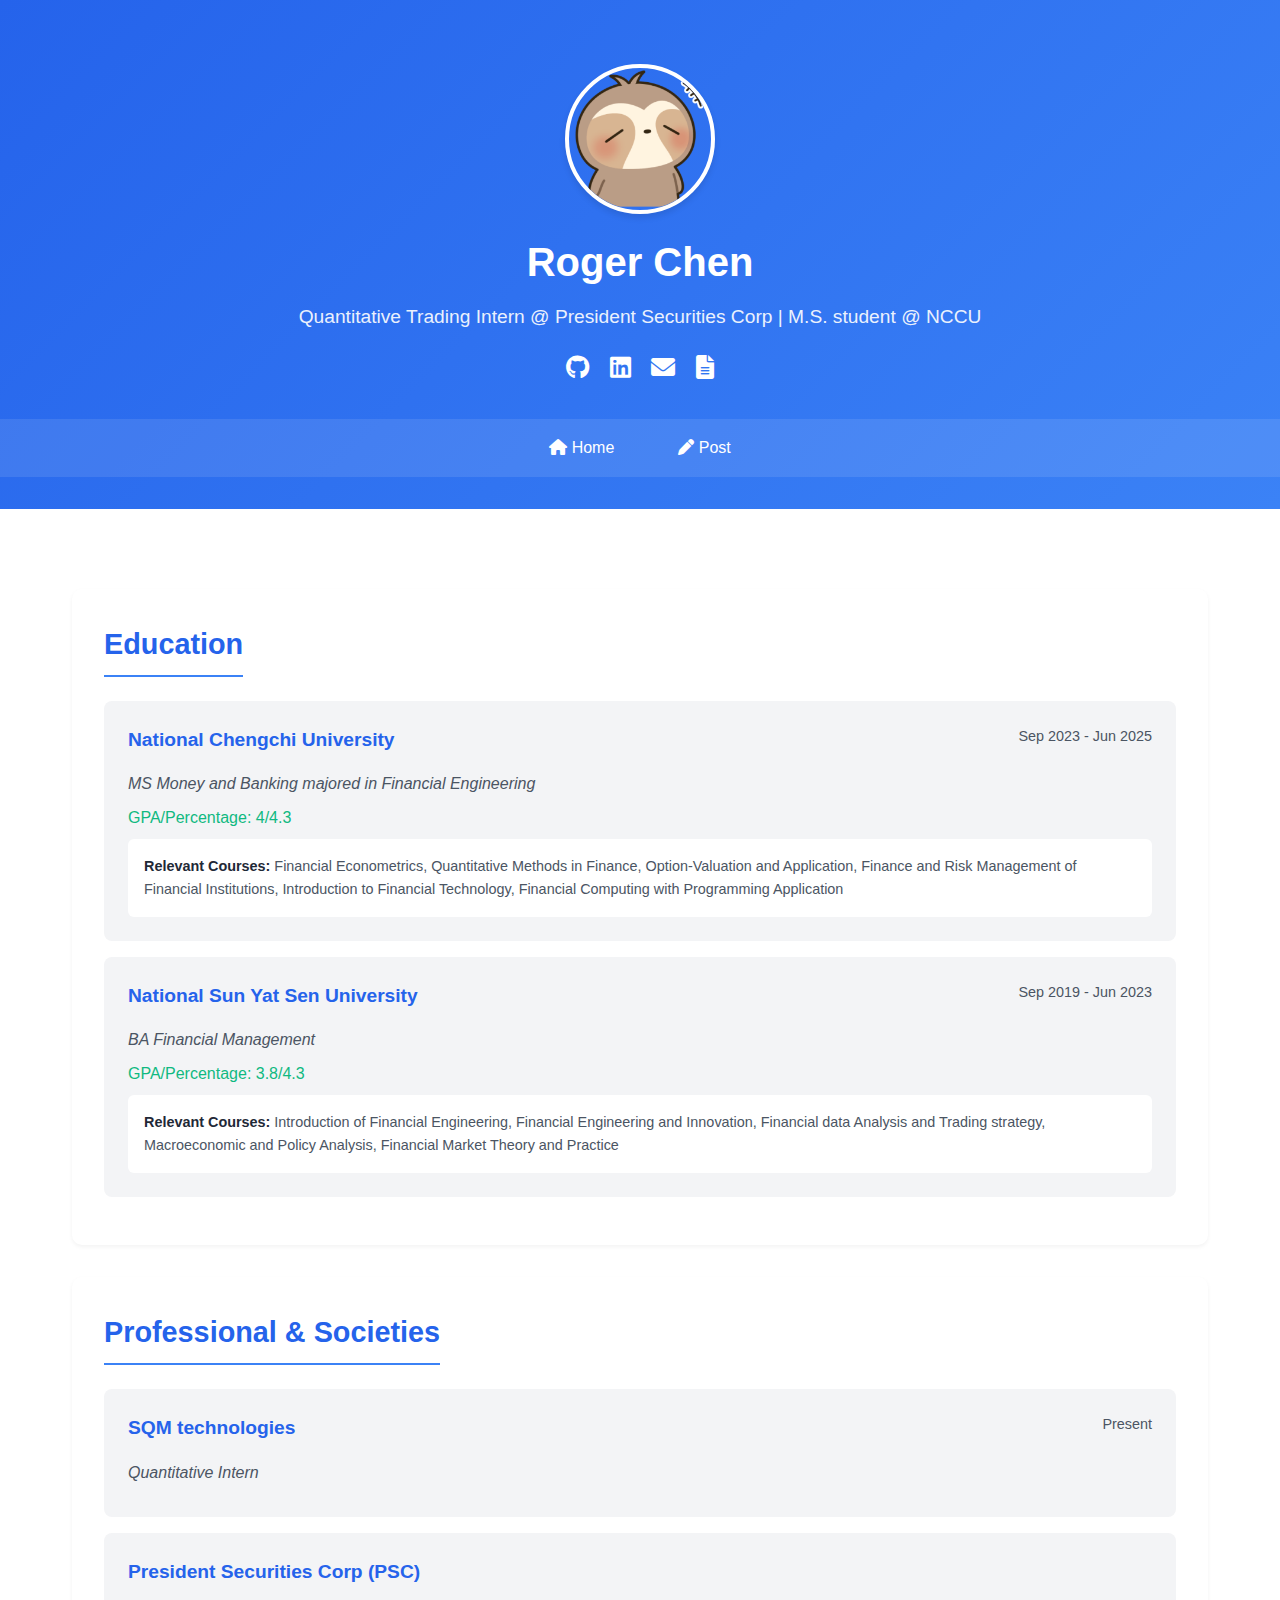
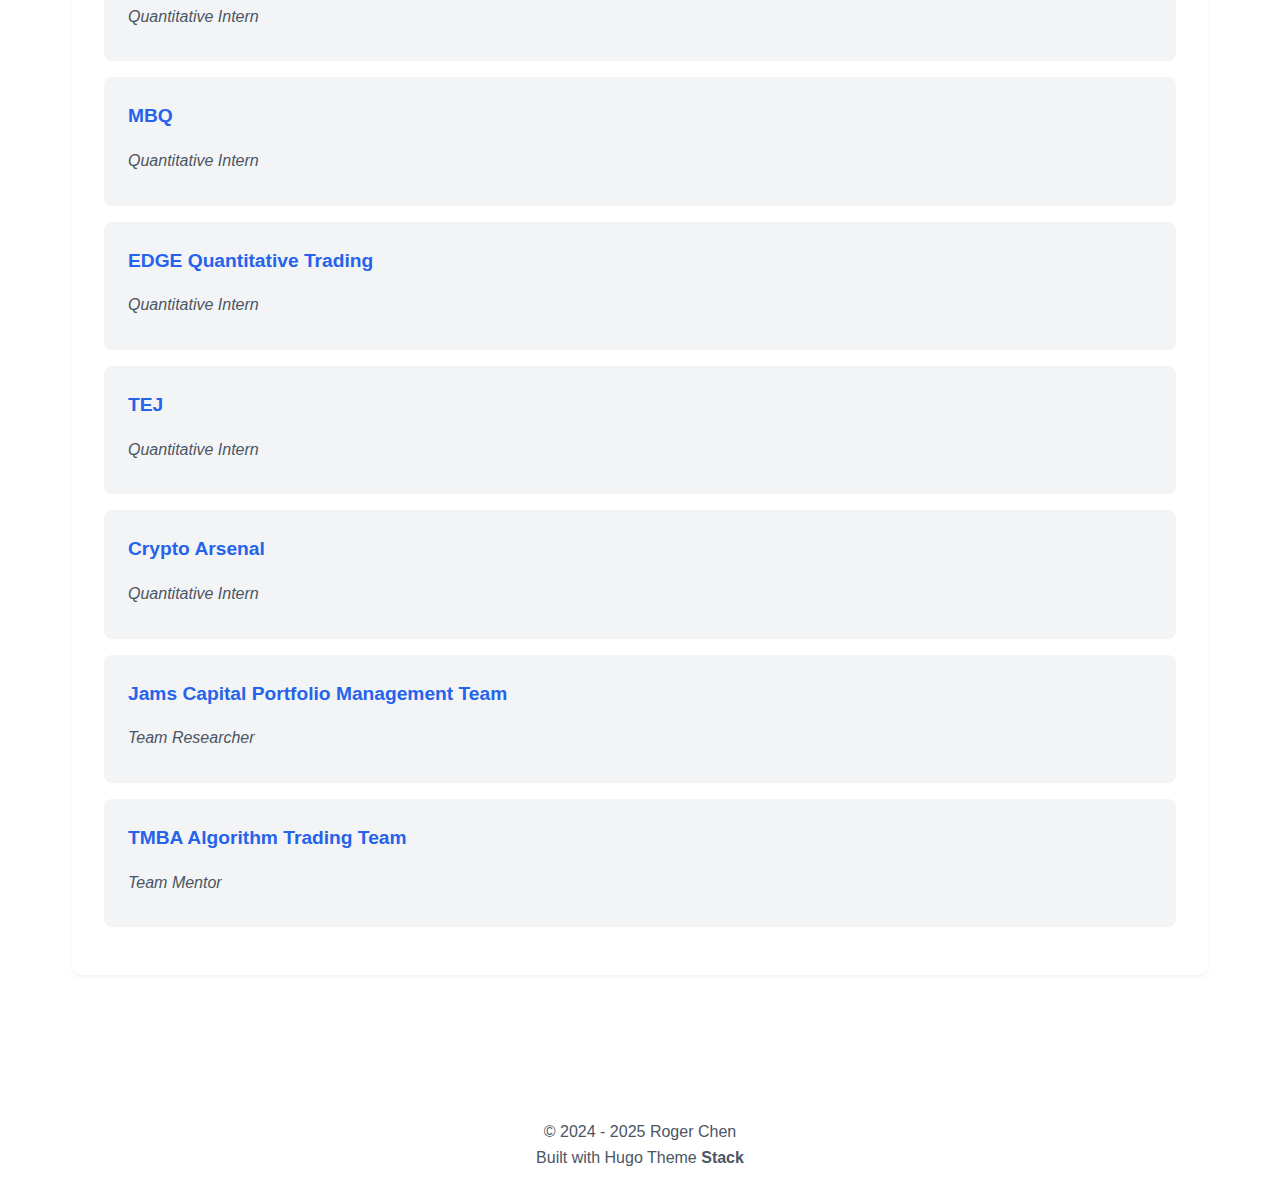
<file: index.html>
<!DOCTYPE html>
<html lang="zh-TW">
<head>
    <meta charset="UTF-8">
    <meta name="viewport" content="width=device-width, initial-scale=1.0">
    <title>Roger Chen - Quantitative Trading Intern</title>
    <link rel="stylesheet" href="./styles/main.css">
    <link rel="stylesheet" href="https://cdnjs.cloudflare.com/ajax/libs/font-awesome/6.0.0/css/all.min.css">
    <style>
        :root {
            --primary-color: #2563eb;
            --secondary-color: #3b82f6;
            --text-primary: #1f2937;
            --text-secondary: #4b5563;
            --bg-primary: #ffffff;
            --bg-secondary: #f3f4f6;
        }

        * {
            margin: 0;
            padding: 0;
            box-sizing: border-box;
            font-family: 'Inter', -apple-system, BlinkMacSystemFont, 'Segoe UI', Roboto, sans-serif;
        }

        body {
            background-color: var(--bg-primary);
            color: var(--text-primary);
            line-height: 1.6;
        }

        .container {
            max-width: 1200px;
            margin: 0 auto;
            padding: 2rem;
        }

        header {
            background: linear-gradient(135deg, var(--primary-color), var(--secondary-color));
            color: white;
            padding: 2rem 0;
            margin-bottom: 3rem;
        }

        .profile-header {
            text-align: center;
            padding: 2rem 0;
        }

        .avatar {
            width: 150px;
            height: 150px;
            border-radius: 50%;
            margin: 0 auto 1rem;
            border: 4px solid white;
            overflow: hidden;
            box-shadow: 0 4px 6px rgba(0, 0, 0, 0.1);
        }

        .avatar img {
            width: 100%;
            height: 100%;
            object-fit: cover;
        }

        .profile-header h1 {
            font-size: 2.5rem;
            margin-bottom: 0.5rem;
        }

        .subtitle {
            font-size: 1.2rem;
            opacity: 0.9;
            margin-bottom: 1rem;
        }

        .social-icons {
            margin-top: 1rem;
        }

        .social-icons a {
            color: white;
            font-size: 1.5rem;
            margin: 0 0.5rem;
            transition: transform 0.3s ease;
        }

        .social-icons a:hover {
            transform: translateY(-3px);
        }

        nav {
            background: rgba(255, 255, 255, 0.1);
            padding: 1rem 0;
        }

        nav ul {
            display: flex;
            justify-content: center;
            list-style: none;
            gap: 2rem;
        }

        nav a {
            color: white;
            text-decoration: none;
            font-weight: 500;
            padding: 0.5rem 1rem;
            border-radius: 5px;
            transition: background-color 0.3s ease;
        }

        nav a:hover {
            background-color: rgba(255, 255, 255, 0.2);
        }

        .section {
            background: white;
            border-radius: 10px;
            padding: 2rem;
            margin-bottom: 2rem;
            box-shadow: 0 2px 4px rgba(0, 0, 0, 0.05);
        }

        .section h2 {
            color: var(--primary-color);
            font-size: 1.8rem;
            margin-bottom: 1.5rem;
            border-bottom: 2px solid var(--secondary-color);
            padding-bottom: 0.5rem;
            display: inline-block;
        }

        .education-item, .experience-item {
            padding: 1.5rem;
            border-radius: 8px;
            background: var(--bg-secondary);
            margin-bottom: 1rem;
            transition: transform 0.3s ease, box-shadow 0.3s ease;
        }

        .education-item:hover, .experience-item:hover {
            transform: translateY(-3px);
            box-shadow: 0 4px 12px rgba(0, 0, 0, 0.1);
        }

        .item-header {
            display: flex;
            justify-content: space-between;
            align-items: flex-start;
            margin-bottom: 1rem;
        }

        .item-title {
            font-size: 1.2rem;
            font-weight: 600;
            color: var(--primary-color);
        }

        .item-period {
            color: var(--text-secondary);
            font-size: 0.9rem;
        }

        .item-subtitle {
            color: var(--text-secondary);
            font-style: italic;
            margin-bottom: 0.5rem;
        }

        .item-gpa {
            color: #10b981;
            font-weight: 500;
            margin-bottom: 0.5rem;
        }

        .courses {
            background: white;
            padding: 1rem;
            border-radius: 6px;
            font-size: 0.9rem;
            color: var(--text-secondary);
        }

        .courses strong {
            color: var(--text-primary);
        }

        footer {
            text-align: center;
            padding: 2rem 0;
            color: var(--text-secondary);
            margin-top: 3rem;
        }

        @media (max-width: 768px) {
            .container {
                padding: 1rem;
            }

            .profile-header h1 {
                font-size: 2rem;
            }

            .subtitle {
                font-size: 1rem;
            }

            .section {
                padding: 1.5rem;
            }
        }
    </style>
</head>
<body>
    <header>
        <div class="profile-header">
            <div class="avatar">
                <img src="./assets/profile.jpg" alt="Roger Chen">
            </div>
            <h1>Roger Chen</h1>
            <p class="subtitle">Quantitative Trading Intern @ President Securities Corp | M.S. student @ NCCU</p>
            <div class="social-icons">
                <a href="https://github.com/roger2389" target="_blank"><i class="fab fa-github"></i></a>
                <a href="https://www.linkedin.com/in/sheng-hua-chen-8b735b2a5/" target="_blank"><i class="fab fa-linkedin"></i></a>
                <a href="mailto:aad53325489@gmail.com"><i class="fas fa-envelope"></i></a>
                <a href="https://drive.google.com/file/d/1Qsm1zQCbbe_qtUKkvVdzRn6InA94txsg/view?usp=drive_link" target="_blank"><i class="fas fa-file-alt"></i></a>
            </div>
        </div>
        <nav>
            <ul>
                <li><a href="#"><i class="fas fa-home"></i> Home</a></li>
                <li><a href="posts.html"><i class="fas fa-pen"></i> Post</a></li>
            </ul>
        </nav>
    </header>

    <div class="container">
        <section class="section">
            <h2>Education</h2>
            <div class="education-item">
                <div class="item-header">
                    <div class="item-title">National Chengchi University</div>
                    <div class="item-period">Sep 2023 - Jun 2025</div>
                </div>
                <div class="item-subtitle">MS Money and Banking majored in Financial Engineering</div>
                <div class="item-gpa">GPA/Percentage: 4/4.3</div>
                <div class="courses">
                    <strong>Relevant Courses:</strong> Financial Econometrics, Quantitative Methods in Finance, Option-Valuation and Application, Finance and Risk Management of Financial Institutions, Introduction to Financial Technology, Financial Computing with Programming Application
                </div>
            </div>

            <div class="education-item">
                <div class="item-header">
                    <div class="item-title">National Sun Yat Sen University</div>
                    <div class="item-period">Sep 2019 - Jun 2023</div>
                </div>
                <div class="item-subtitle">BA Financial Management</div>
                <div class="item-gpa">GPA/Percentage: 3.8/4.3</div>
                <div class="courses">
                    <strong>Relevant Courses:</strong> Introduction of Financial Engineering, Financial Engineering and Innovation, Financial data Analysis and Trading strategy, Macroeconomic and Policy Analysis, Financial Market Theory and Practice
                </div>
            </div>
        </section>

        <section class="section">
            <h2>Professional & Societies</h2>
            <div class="experience-item">
                <div class="item-header">
                    <div class="item-title">SQM technologies</div>
                    <div class="item-period">Present</div>
                </div>
                <div class="item-subtitle">Quantitative Intern</div>
            </div>

            <div class="experience-item">
                <div class="item-header">
                    <div class="item-title">President Securities Corp (PSC)</div>
                </div>
                <div class="item-subtitle">Quantitative Intern</div>
            </div>

            <div class="experience-item">
                <div class="item-header">
                    <div class="item-title">MBQ</div>
                </div>
                <div class="item-subtitle">Quantitative Intern</div>
            </div>

            <div class="experience-item">
                <div class="item-header">
                    <div class="item-title">EDGE Quantitative Trading</div>
                </div>
                <div class="item-subtitle">Quantitative Intern</div>
            </div>

            <div class="experience-item">
                <div class="item-header">
                    <div class="item-title">TEJ</div>
                </div>
                <div class="item-subtitle">Quantitative Intern</div>
            </div>

            <div class="experience-item">
                <div class="item-header">
                    <div class="item-title">Crypto Arsenal</div>
                </div>
                <div class="item-subtitle">Quantitative Intern</div>
            </div>

            <div class="experience-item">
                <div class="item-header">
                    <div class="item-title">Jams Capital Portfolio Management Team</div>
                </div>
                <div class="item-subtitle">Team Researcher</div>
            </div>

            <div class="experience-item">
                <div class="item-header">
                    <div class="item-title">TMBA Algorithm Trading Team</div>
                </div>
                <div class="item-subtitle">Team Mentor</div>
            </div>
        </section>
    </div>

    <footer>
        <p>&copy; 2024 - 2025 Roger Chen</p>
        <div class="footer-links">
            <span>Built with Hugo</span>
            <span>Theme <strong>Stack</strong></span>
        </div>
    </footer>
</body>
</html>
</file>
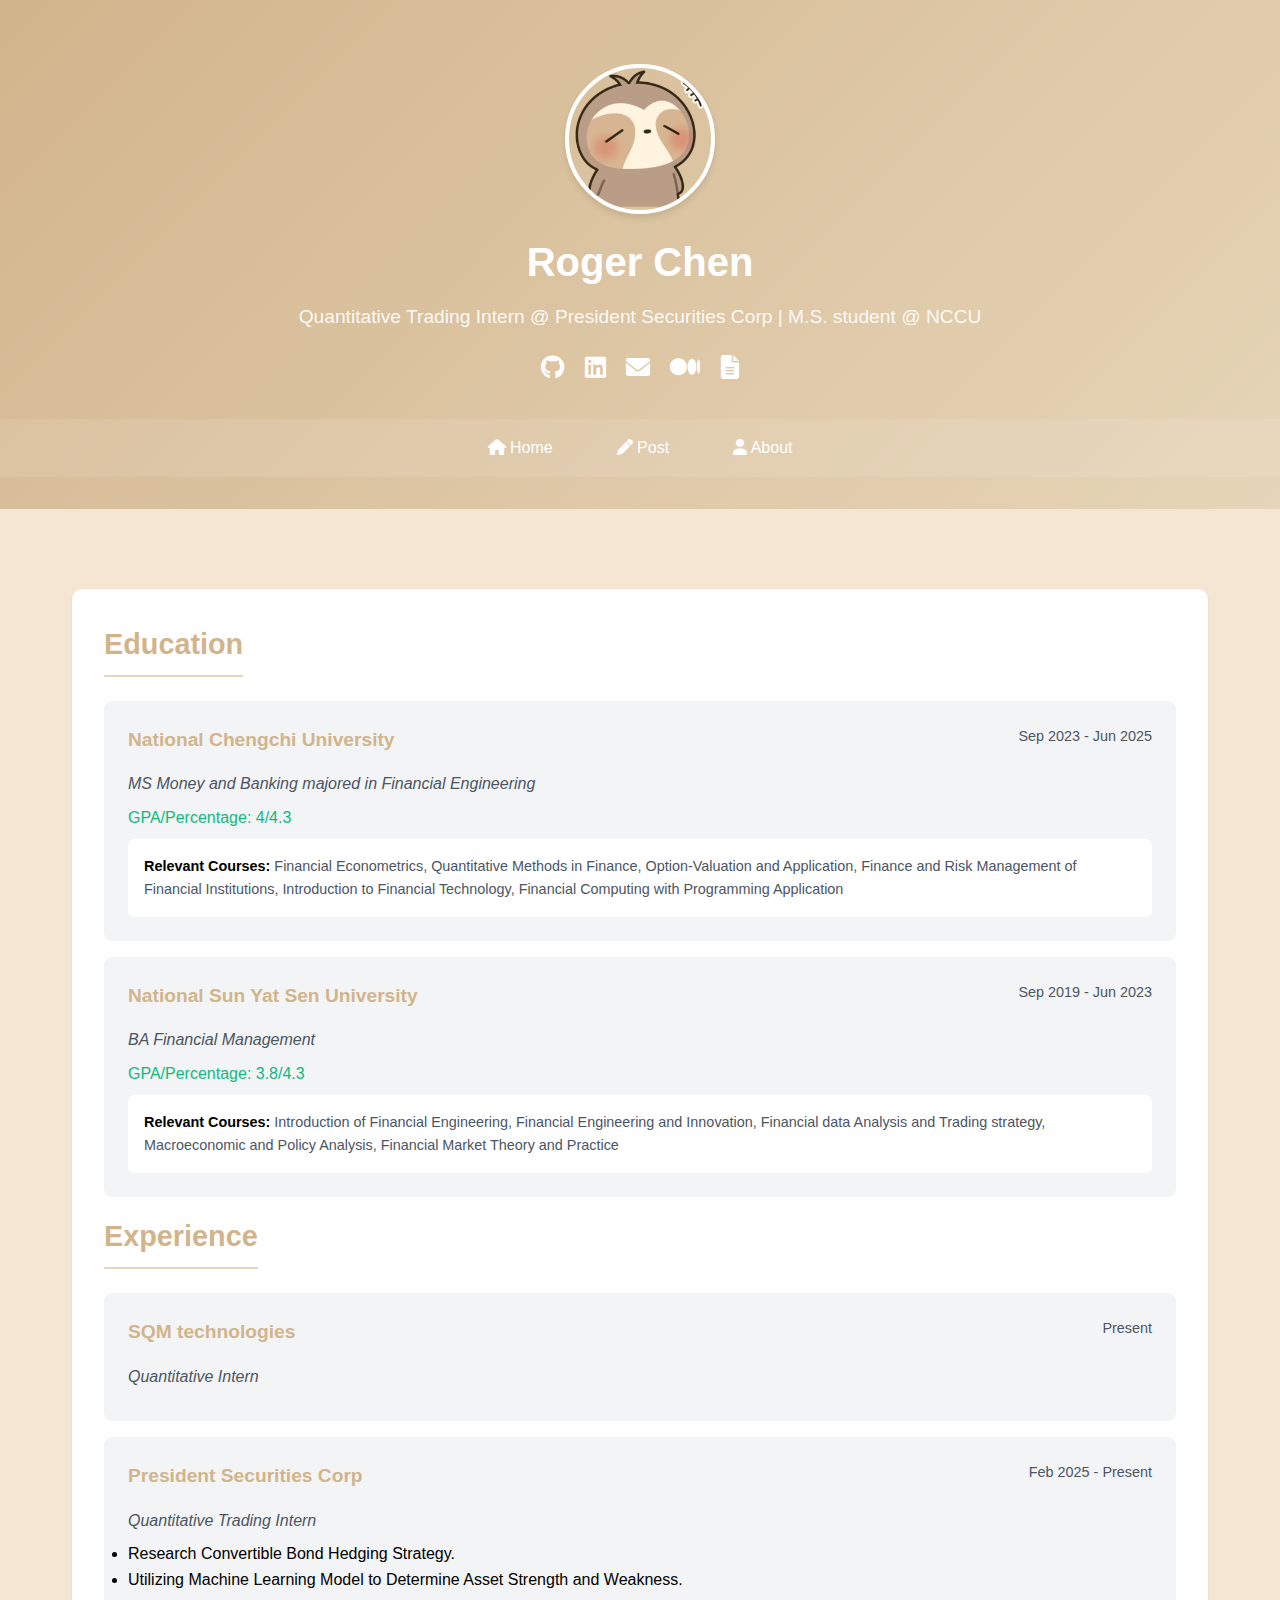
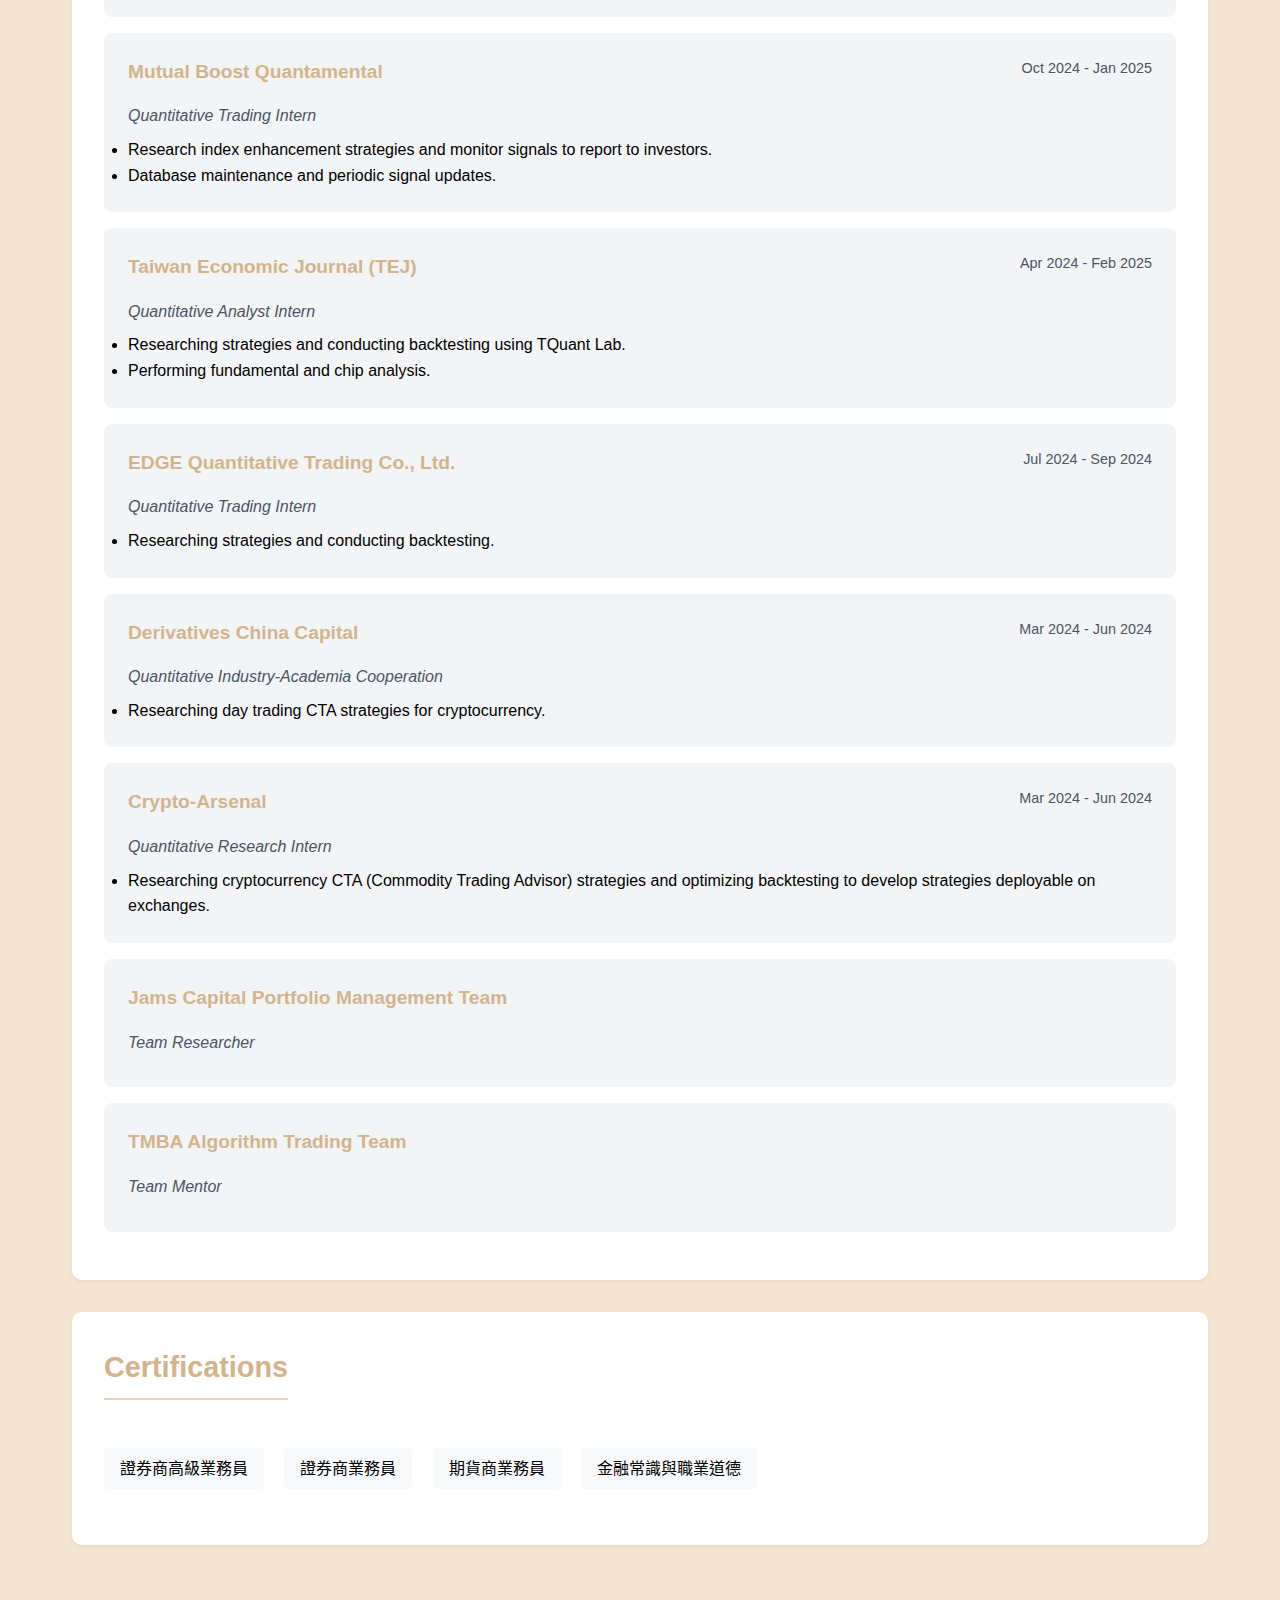
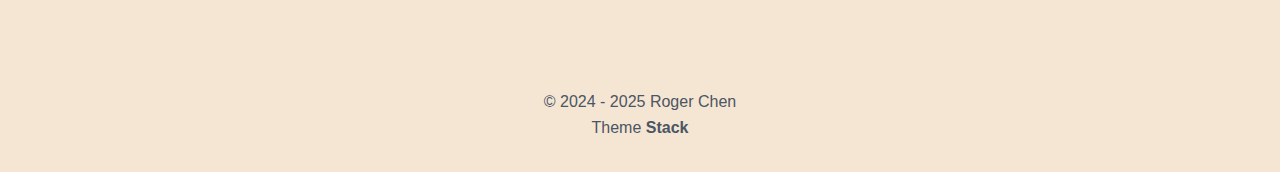
<file: about.html>
<!DOCTYPE html>
<html lang="zh-TW">
<head>
    <meta charset="UTF-8">
    <meta name="viewport" content="width=device-width, initial-scale=1.0">
    <title>About - Roger Chen</title>
    <link rel="stylesheet" href="./styles/main.css">
    <link rel="stylesheet" href="https://cdnjs.cloudflare.com/ajax/libs/font-awesome/6.0.0/css/all.min.css">
    <style>
        :root {
            --primary-color: #D2B48C;
            --secondary-color: #E6D5B8;
            --text-primary: #000000;
            --text-secondary: #4b5563;
            --bg-primary: #F5E6D3;
            --bg-secondary: #f3f4f6;
            --link-color: #B4A487;
            --link-hover-color: #8B7355;
        }

        * {
            margin: 0;
            padding: 0;
            box-sizing: border-box;
            font-family: 'Inter', -apple-system, BlinkMacSystemFont, 'Segoe UI', Roboto, sans-serif;
        }

        body {
            background-color: var(--bg-primary);
            color: var(--text-primary);
            line-height: 1.6;
        }

        .container {
            max-width: 1200px;
            margin: 0 auto;
            padding: 2rem;
        }

        header {
            background: linear-gradient(135deg, var(--primary-color), var(--secondary-color));
            color: white;
            padding: 2rem 0;
            margin-bottom: 3rem;
        }

        .profile-header {
            text-align: center;
            padding: 2rem 0;
        }

        .avatar {
            width: 150px;
            height: 150px;
            border-radius: 50%;
            margin: 0 auto 1rem;
            border: 4px solid white;
            overflow: hidden;
            box-shadow: 0 4px 6px rgba(0, 0, 0, 0.1);
        }

        .avatar img {
            width: 100%;
            height: 100%;
            object-fit: cover;
        }

        .profile-header h1 {
            font-size: 2.5rem;
            margin-bottom: 0.5rem;
        }

        .subtitle {
            font-size: 1.2rem;
            opacity: 0.9;
            margin-bottom: 1rem;
        }

        .social-icons {
            margin-top: 1rem;
        }

        .social-icons a {
            color: white;
            font-size: 1.5rem;
            margin: 0 0.5rem;
            transition: transform 0.3s ease;
        }

        .social-icons a:hover {
            transform: translateY(-3px);
        }

        nav {
            background: rgba(255, 255, 255, 0.1);
            padding: 1rem 0;
        }

        nav ul {
            display: flex;
            justify-content: center;
            list-style: none;
            gap: 2rem;
        }

        nav a {
            color: white;
            text-decoration: none;
            font-weight: 500;
            padding: 0.5rem 1rem;
            border-radius: 5px;
            transition: background-color 0.3s ease;
        }

        nav a:hover {
            background-color: rgba(255, 255, 255, 0.2);
        }

        .section {
            background: white;
            border-radius: 10px;
            padding: 2rem;
            margin-bottom: 2rem;
            box-shadow: 0 2px 4px rgba(0, 0, 0, 0.05);
        }

        .section h2 {
            color: var(--primary-color);
            font-size: 1.8rem;
            margin-bottom: 1.5rem;
            border-bottom: 2px solid var(--secondary-color);
            padding-bottom: 0.5rem;
            display: inline-block;
        }

        .education-item, .experience-item {
            padding: 1.5rem;
            border-radius: 8px;
            background: var(--bg-secondary);
            margin-bottom: 1rem;
            transition: transform 0.3s ease, box-shadow 0.3s ease;
        }

        .education-item:hover, .experience-item:hover {
            transform: translateY(-3px);
            box-shadow: 0 4px 12px rgba(0, 0, 0, 0.1);
        }

        .item-header {
            display: flex;
            justify-content: space-between;
            align-items: flex-start;
            margin-bottom: 1rem;
        }

        .item-title {
            font-size: 1.2rem;
            font-weight: 600;
            color: var(--primary-color);
        }

        .item-period {
            color: var(--text-secondary);
            font-size: 0.9rem;
        }

        .item-subtitle {
            color: var(--text-secondary);
            font-style: italic;
            margin-bottom: 0.5rem;
        }

        .certifications ul {
            list-style: none;
            padding: 0;
            margin: 1rem 0;
        }
        
        .certifications li {
            margin: 0.5rem 0;
            padding: 0.5rem 1rem;
            background: #f8f9fa;
            border-radius: 4px;
            display: inline-block;
            margin-right: 1rem;
            margin-bottom: 0.5rem;
        }

        footer {
            text-align: center;
            padding: 2rem 0;
            color: var(--text-secondary);
            margin-top: 3rem;
        }

        @media (max-width: 768px) {
            .container {
                padding: 1rem;
            }

            .profile-header h1 {
                font-size: 2rem;
            }

            .subtitle {
                font-size: 1rem;
                padding: 0 1rem;
            }

            .section {
                padding: 1.5rem;
            }

            .item-header {
                flex-direction: column;
                align-items: flex-start;
            }

            .item-title {
                margin-bottom: 0.5rem;
                font-size: 1.1rem;
                line-height: 1.4;
            }

            .item-period {
                font-size: 0.9rem;
                margin-bottom: 0.5rem;
            }

            .item-subtitle {
                font-size: 0.95rem;
                line-height: 1.4;
            }

            .experience-highlights li {
                font-size: 0.95rem;
                line-height: 1.5;
                margin-bottom: 0.5rem;
                padding-right: 0.5rem;
            }

            .courses {
                font-size: 0.95rem;
                line-height: 1.5;
            }

            nav ul {
                gap: 1rem;
            }

            nav a {
                font-size: 0.9rem;
                padding: 0.4rem 0.8rem;
            }

            .certifications li {
                font-size: 0.95rem;
                margin-right: 0.5rem;
                padding: 0.4rem 0.8rem;
            }
        }

        /* 更小螢幕的優化 */
        @media (max-width: 480px) {
            .container {
                padding: 0.8rem;
            }

            .section {
                padding: 1.2rem;
            }

            .profile-header h1 {
                font-size: 1.8rem;
            }

            .subtitle {
                font-size: 0.9rem;
                padding: 0 0.8rem;
            }

            .social-icons a {
                font-size: 1.3rem;
                margin: 0 0.3rem;
            }

            nav ul {
                gap: 0.5rem;
            }

            .certifications li {
                display: block;
                margin-bottom: 0.5rem;
                width: 100%;
                text-align: center;
            }
        }
    </style>
</head>
<body>
    <header>
        <div class="profile-header">
            <div class="avatar">
                <img src="./assets/profile.jpg" alt="Roger Chen">
            </div>
            <h1>Roger Chen</h1>
            <p class="subtitle">Quantitative Trading Intern @ President Securities Corp | M.S. student @ NCCU</p>
            <div class="social-icons">
                <a href="https://github.com/roger2389" target="_blank"><i class="fab fa-github"></i></a>
                <a href="https://www.linkedin.com/in/sheng-hua-chen-8b735b2a5/" target="_blank"><i class="fab fa-linkedin"></i></a>
                <a href="mailto:aad53325489@gmail.com"><i class="fas fa-envelope"></i></a>
                <a href="https://medium.com/@aad53325489" target="_blank"><i class="fab fa-medium"></i></a>
                <a href="https://drive.google.com/file/d/1Qsm1zQCbbe_qtUKkvVdzRn6InA94txsg/view?usp=drive_link" target="_blank"><i class="fas fa-file-alt"></i></a>
            </div>
        </div>
        <nav>
            <ul>
                <li><a href="index.html"><i class="fas fa-home"></i> Home</a></li>
                <li><a href="posts.html"><i class="fas fa-pen"></i> Post</a></li>
                <li><a href="about.html"><i class="fas fa-user"></i> About</a></li>
            </ul>
        </nav>
    </header>

    <div class="container">
        <section class="section">
            <h2>Education</h2>
            <div class="education-item">
                <div class="item-header">
                    <div class="item-title">National Chengchi University</div>
                    <div class="item-period">Sep 2023 - Jun 2025</div>
                </div>
                <div class="item-subtitle">MS Money and Banking majored in Financial Engineering</div>
                <div class="item-gpa">GPA/Percentage: 4/4.3</div>
                <div class="courses">
                    <strong>Relevant Courses:</strong> Financial Econometrics, Quantitative Methods in Finance, Option-Valuation and Application, Finance and Risk Management of Financial Institutions, Introduction to Financial Technology, Financial Computing with Programming Application
                </div>
            </div>

            <div class="education-item">
                <div class="item-header">
                    <div class="item-title">National Sun Yat Sen University</div>
                    <div class="item-period">Sep 2019 - Jun 2023</div>
                </div>
                <div class="item-subtitle">BA Financial Management</div>
                <div class="item-gpa">GPA/Percentage: 3.8/4.3</div>
                <div class="courses">
                    <strong>Relevant Courses:</strong> Introduction of Financial Engineering, Financial Engineering and Innovation, Financial data Analysis and Trading strategy, Macroeconomic and Policy Analysis, Financial Market Theory and Practice
                </div>
            </div>

            <h2>Experience</h2>
            <div class="experience-item">
                <div class="item-header">
                    <div class="item-title">SQM technologies</div>
                    <div class="item-period">Present</div>
                </div>
                <div class="item-subtitle">Quantitative Intern</div>
            </div>

            <div class="experience-item">
                <div class="item-header">
                    <div class="item-title">President Securities Corp</div>
                    <div class="item-period">Feb 2025 - Present</div>
                </div>
                <div class="item-subtitle">Quantitative Trading Intern</div>
                <ul class="experience-highlights">
                    <li>Research Convertible Bond Hedging Strategy.</li>
                    <li>Utilizing Machine Learning Model to Determine Asset Strength and Weakness.</li>
                </ul>
            </div>

            <div class="experience-item">
                <div class="item-header">
                    <div class="item-title">Mutual Boost Quantamental</div>
                    <div class="item-period">Oct 2024 - Jan 2025</div>
                </div>
                <div class="item-subtitle">Quantitative Trading Intern</div>
                <ul class="experience-highlights">
                    <li>Research index enhancement strategies and monitor signals to report to investors.</li>
                    <li>Database maintenance and periodic signal updates.</li>
                </ul>
            </div>

            <div class="experience-item">
                <div class="item-header">
                    <div class="item-title">Taiwan Economic Journal (TEJ)</div>
                    <div class="item-period">Apr 2024 - Feb 2025</div>
                </div>
                <div class="item-subtitle">Quantitative Analyst Intern</div>
                <ul class="experience-highlights">
                    <li>Researching strategies and conducting backtesting using TQuant Lab.</li>
                    <li>Performing fundamental and chip analysis.</li>
                </ul>
            </div>

            <div class="experience-item">
                <div class="item-header">
                    <div class="item-title">EDGE Quantitative Trading Co., Ltd.</div>
                    <div class="item-period">Jul 2024 - Sep 2024</div>
                </div>
                <div class="item-subtitle">Quantitative Trading Intern</div>
                <ul class="experience-highlights">
                    <li>Researching strategies and conducting backtesting.</li>
                </ul>
            </div>

            <div class="experience-item">
                <div class="item-header">
                    <div class="item-title">Derivatives China Capital</div>
                    <div class="item-period">Mar 2024 - Jun 2024</div>
                </div>
                <div class="item-subtitle">Quantitative Industry-Academia Cooperation</div>
                <ul class="experience-highlights">
                    <li>Researching day trading CTA strategies for cryptocurrency.</li>
                </ul>
            </div>

            <div class="experience-item">
                <div class="item-header">
                    <div class="item-title">Crypto-Arsenal</div>
                    <div class="item-period">Mar 2024 - Jun 2024</div>
                </div>
                <div class="item-subtitle">Quantitative Research Intern</div>
                <ul class="experience-highlights">
                    <li>Researching cryptocurrency CTA (Commodity Trading Advisor) strategies and optimizing backtesting to develop strategies deployable on exchanges.</li>
                </ul>
            </div>

            <div class="experience-item">
                <div class="item-header">
                    <div class="item-title">Jams Capital Portfolio Management Team</div>
                </div>
                <div class="item-subtitle">Team Researcher</div>
            </div>

            <div class="experience-item">
                <div class="item-header">
                    <div class="item-title">TMBA Algorithm Trading Team</div>
                </div>
                <div class="item-subtitle">Team Mentor</div>
            </div>
        </section>

        <section class="section">
            <h2>Certifications</h2>
            <div class="certifications">
                <ul>
                    <li>證券商高級業務員</li>
                    <li>證券商業務員</li>
                    <li>期貨商業務員</li>
                    <li>金融常識與職業道德</li>
                </ul>
            </div>
        </section>
    </div>

    <footer>
        <p>&copy; 2024 - 2025 Roger Chen</p>
        <div class="footer-links">
            <span>Theme <strong>Stack</strong></span>
        </div>
    </footer>
</body>
</html>
</file>
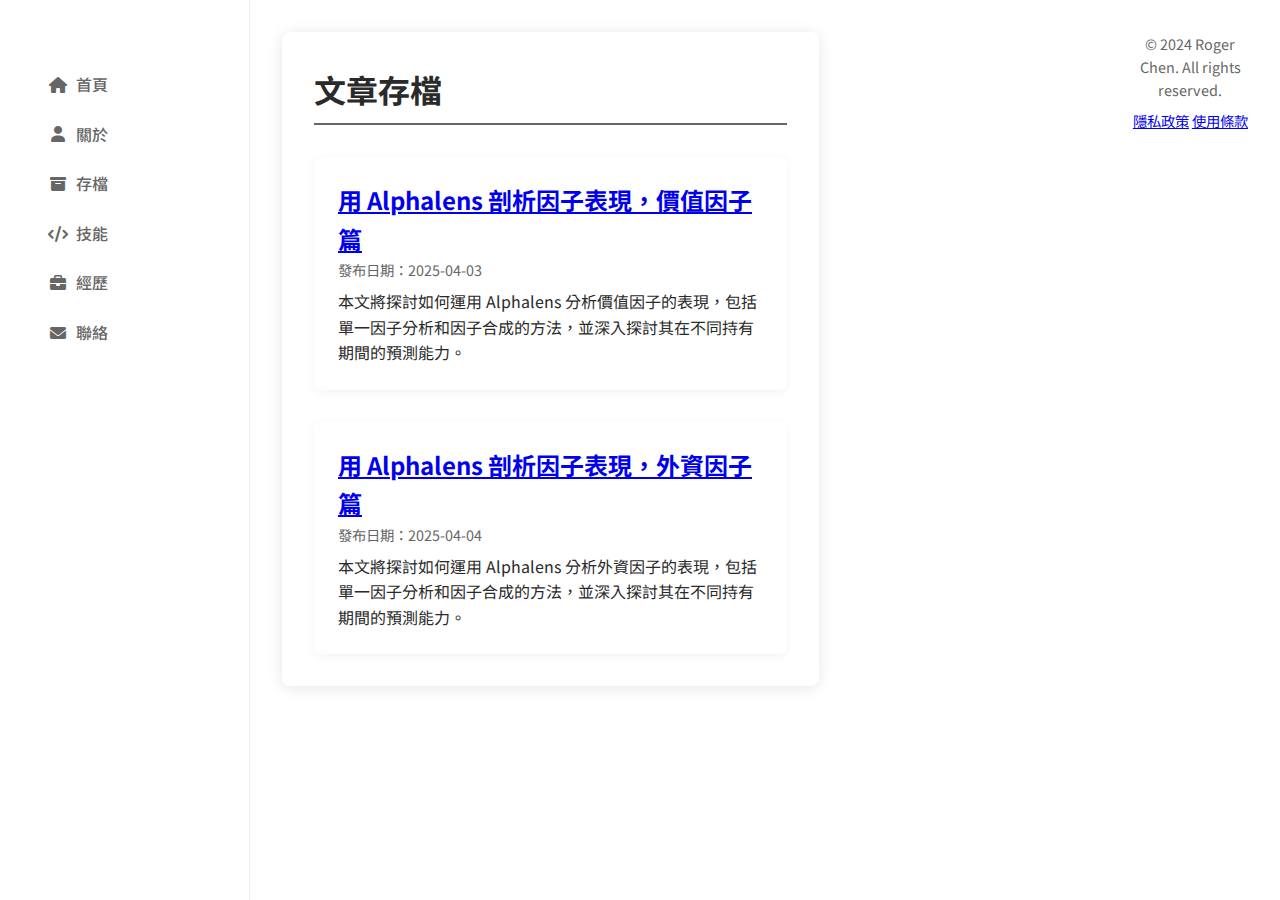
<file: archive.html>
<!DOCTYPE html>
<html lang="zh-TW">
<head>
    <meta charset="UTF-8">
    <meta name="viewport" content="width=device-width, initial-scale=1.0">
    <title>文章存檔 - Roger's Portfolio</title>
    <link rel="stylesheet" href="styles.css">
    <link href="https://fonts.googleapis.com/css2?family=Noto+Sans+TC:wght@400;500;700&display=swap" rel="stylesheet">
    <link rel="stylesheet" href="https://cdnjs.cloudflare.com/ajax/libs/font-awesome/6.0.0/css/all.min.css">
</head>
<body>
    <header>
        <nav>
            <ul>
                <li><a href="index.html"><i class="fas fa-home"></i> 首頁</a></li>
                <li><a href="about.html"><i class="fas fa-user"></i> 關於</a></li>
                <li><a href="#"><i class="fas fa-archive"></i> 存檔</a></li> <!-- Current page -->
                <li><a href="index.html#skills"><i class="fas fa-code"></i> 技能</a></li>
                <li><a href="index.html#experience"><i class="fas fa-briefcase"></i> 經歷</a></li>
                <li><a href="index.html#contact"><i class="fas fa-envelope"></i> 聯絡</a></li>
            </ul>
        </nav>
    </header>

    <main>
        <section id="archive-page" class="page-content">
            <h1>文章存檔</h1>
            <div class="post-list">
                <!-- 移除佔位符 -->
                <!-- <p>這裡將會列出所有文章。敬請期待！</p> -->
                
                <div class="post-item">
                    <h2><a href="posts/alphalens-value-factor.html">用 Alphalens 剖析因子表現，價值因子篇</a></h2>
                    <div class="post-meta">發布日期：2025-04-03</div>
                    <p>本文將探討如何運用 Alphalens 分析價值因子的表現，包括單一因子分析和因子合成的方法，並深入探討其在不同持有期間的預測能力。</p>
                </div>

                <div class="post-item">
                    <h2><a href="posts/alphalens-foreign-investment-factor.html">用 Alphalens 剖析因子表現，外資因子篇</a></h2>
                    <div class="post-meta">發布日期：2025-04-04</div>
                    <p>本文將探討如何運用 Alphalens 分析外資因子的表現，包括單一因子分析和因子合成的方法，並深入探討其在不同持有期間的預測能力。</p>
                </div>

                <!-- 未來新文章可以加在這裡 -->
            </div>
        </section>
    </main>

    <footer>
        <p>&copy; 2024 Roger Chen. All rights reserved.</p>
        <div class="footer-links">
            <a href="#">隱私政策</a>
            <a href="#">使用條款</a>
        </div>
    </footer>

</body>
</html>
</file>
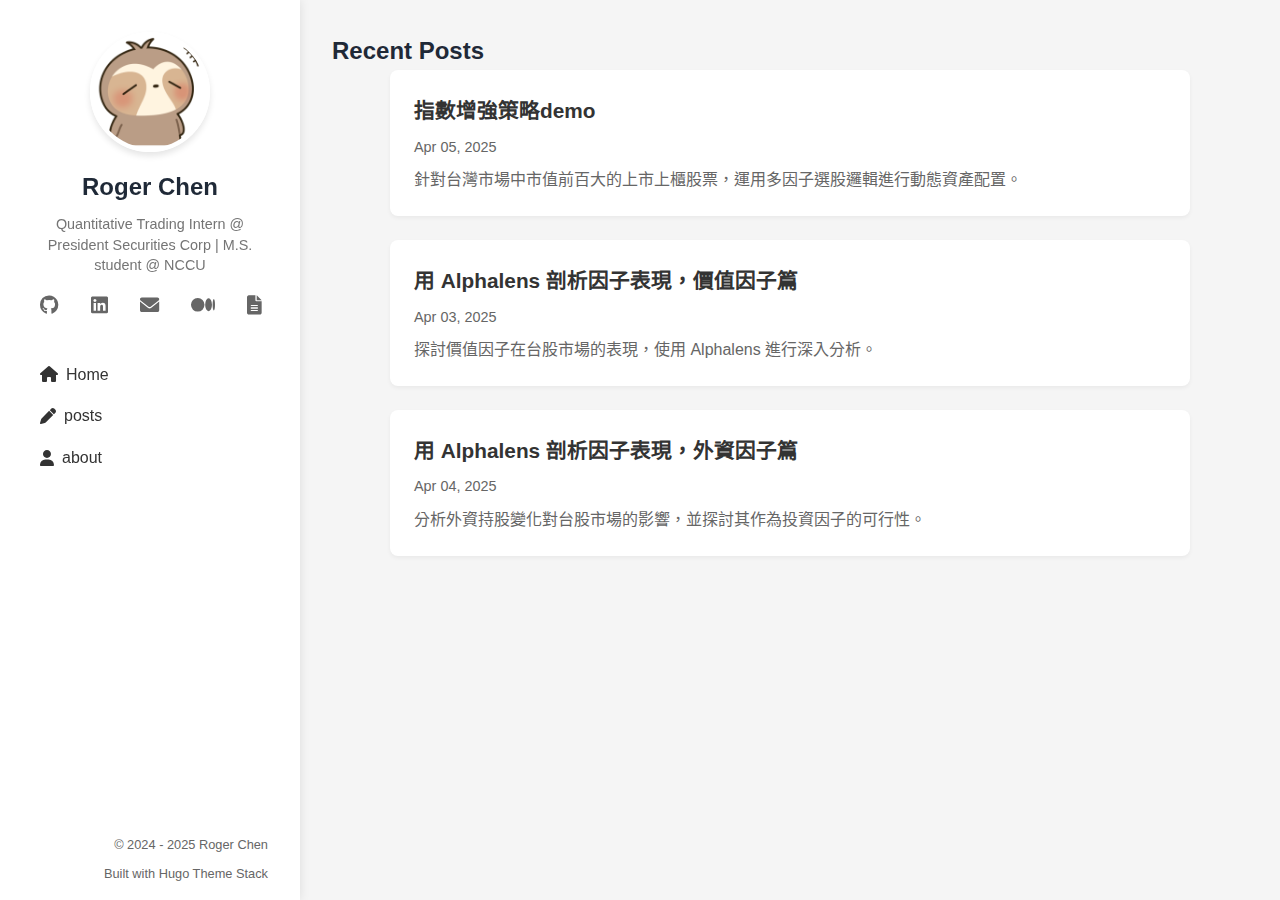
<file: posts.html>
<!DOCTYPE html>
<html lang="zh-TW">
<head>
    <meta charset="UTF-8">
    <meta name="viewport" content="width=device-width, initial-scale=1.0">
    <title>Posts - Roger Chen</title>
    <link rel="stylesheet" href="./styles/main.css">
    <link rel="stylesheet" href="https://cdnjs.cloudflare.com/ajax/libs/font-awesome/6.0.0/css/all.min.css">
    <style>
        body {
            display: flex;
            min-height: 100vh;
            margin: 0;
            padding: 0;
            background-color: #f5f5f5;
        }

        .sidebar {
            width: 300px;
            padding: 2rem;
            background-color: white;
            box-shadow: 0 0 10px rgba(0, 0, 0, 0.1);
            position: fixed;
            height: 100vh;
            overflow-y: auto;
        }

        .main-content {
            flex: 1;
            margin-left: 300px;
            padding: 2rem;
        }

        .avatar {
            width: 120px;
            height: 120px;
            margin: 0 auto 1rem;
        }

        .avatar img {
            width: 100%;
            height: 100%;
            object-fit: cover;
            border-radius: 8px;
        }

        .profile-info {
            text-align: center;
            margin-bottom: 2rem;
        }

        .profile-info h1 {
            margin: 0.5rem 0;
            font-size: 1.5rem;
        }

        .profile-info .subtitle {
            color: #666;
            font-size: 0.9rem;
            margin: 0.5rem 0;
            line-height: 1.4;
        }

        .social-icons {
            display: flex;
            justify-content: center;
            gap: 1rem;
            margin: 1rem 0;
        }

        .social-icons a {
            color: #666;
            font-size: 1.2rem;
        }

        .nav-links {
            margin-top: 2rem;
        }

        .nav-links a {
            display: flex;
            align-items: center;
            padding: 0.5rem;
            color: #333;
            text-decoration: none;
            font-size: 1rem;
            gap: 0.5rem;
        }

        .nav-links a:hover {
            background-color: #f5f5f5;
        }

        .post-list {
            max-width: 800px;
            margin: 0 auto;
        }

        .post-item {
            background: white;
            border-radius: 8px;
            padding: 1.5rem;
            margin-bottom: 1.5rem;
            box-shadow: 0 2px 4px rgba(0, 0, 0, 0.05);
        }

        .post-item h3 {
            margin: 0 0 0.5rem 0;
        }

        .post-item h3 a {
            color: #333;
            text-decoration: none;
            font-size: 1.3rem;
            font-weight: 600;
        }

        .post-item h3 a:hover {
            color: #666;
        }

        .post-meta {
            color: #666;
            font-size: 0.9rem;
            margin-bottom: 0.5rem;
        }

        .post-excerpt {
            color: #666;
            font-size: 1rem;
            line-height: 1.6;
            margin: 0;
        }

        .footer {
            position: fixed;
            bottom: 0;
            left: 0;
            width: 300px;
            padding: 1rem 2rem;
            background-color: white;
            text-align: right;
            font-size: 0.8rem;
            color: #666;
        }

        .footer-links {
            margin-top: 0.5rem;
        }
    </style>
</head>
<body>
    <div class="sidebar">
        <div class="profile-info">
            <div class="avatar">
                <img src="./assets/profile.jpg" alt="Roger Chen">
            </div>
            <h1>Roger Chen</h1>
            <p class="subtitle">Quantitative Trading Intern @ President Securities Corp | M.S. student @ NCCU</p>
            <div class="social-icons">
                <a href="https://github.com/roger2389" target="_blank"><i class="fab fa-github"></i></a>
                <a href="https://www.linkedin.com/in/sheng-hua-chen-8b735b2a5/" target="_blank"><i class="fab fa-linkedin"></i></a>
                <a href="mailto:aad53325489@gmail.com"><i class="fas fa-envelope"></i></a>
                <a href="https://medium.com/@aad53325489" target="_blank"><i class="fab fa-medium"></i></a>
                <a href="https://drive.google.com/file/d/1Qsm1zQCbbe_qtUKkvVdzRn6InA94txsg/view?usp=drive_link" target="_blank"><i class="fas fa-file-alt"></i></a>
            </div>
        </div>
        <div class="nav-links">
            <a href="./index.html"><i class="fas fa-home"></i> Home</a>
            <a href="./posts.html"><i class="fas fa-pen"></i> posts</a>
            <a href="./about.html"><i class="fas fa-user"></i> about</a>
        </div>
        <div class="footer">
            <p>&copy; 2024 - 2025 Roger Chen</p>
            <div class="footer-links">
                <span>Built with Hugo</span>
                <span>Theme Stack</span>
            </div>
        </div>
    </div>

    <div class="main-content">
        <h2>Recent Posts</h2>
        <div class="post-list">
            <article class="post-item">
                <h3><a href="posts/taiwan-100-value-strategy.html">指數增強策略demo</a></h3>
                <p class="post-meta">Apr 05, 2025</p>
                <p class="post-excerpt">針對台灣市場中市值前百大的上市上櫃股票，運用多因子選股邏輯進行動態資產配置。</p>
            </article>
            <article class="post-item">
                <h3><a href="posts/alphalens-value-factor.html">用 Alphalens 剖析因子表現，價值因子篇</a></h3>
                <p class="post-meta">Apr 03, 2025</p>
                <p class="post-excerpt">探討價值因子在台股市場的表現，使用 Alphalens 進行深入分析。</p>
            </article>
            <article class="post-item">
                <h3><a href="posts/alphalens-foreign-investment-factor.html">用 Alphalens 剖析因子表現，外資因子篇</a></h3>
                <p class="post-meta">Apr 04, 2025</p>
                <p class="post-excerpt">分析外資持股變化對台股市場的影響，並探討其作為投資因子的可行性。</p>
            </article>
        </div>
    </div>
</body>
</html>
</file>
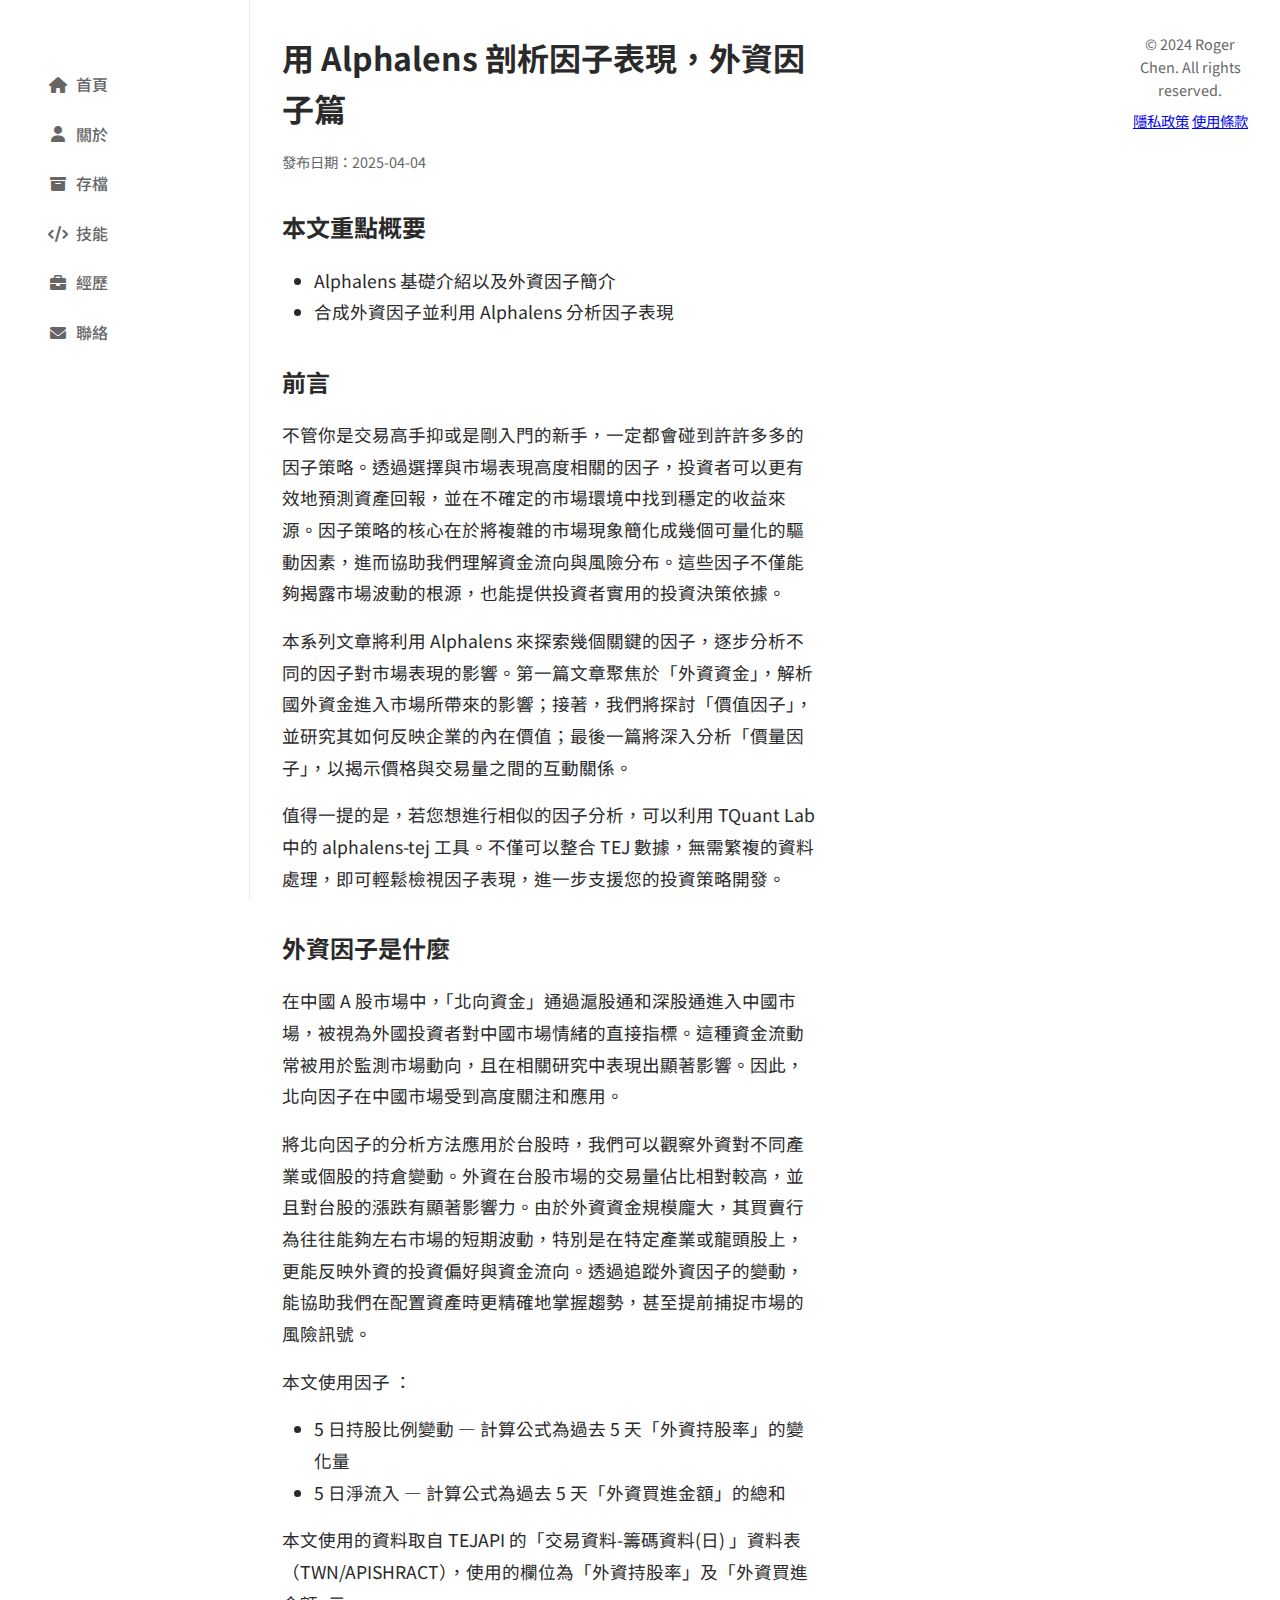
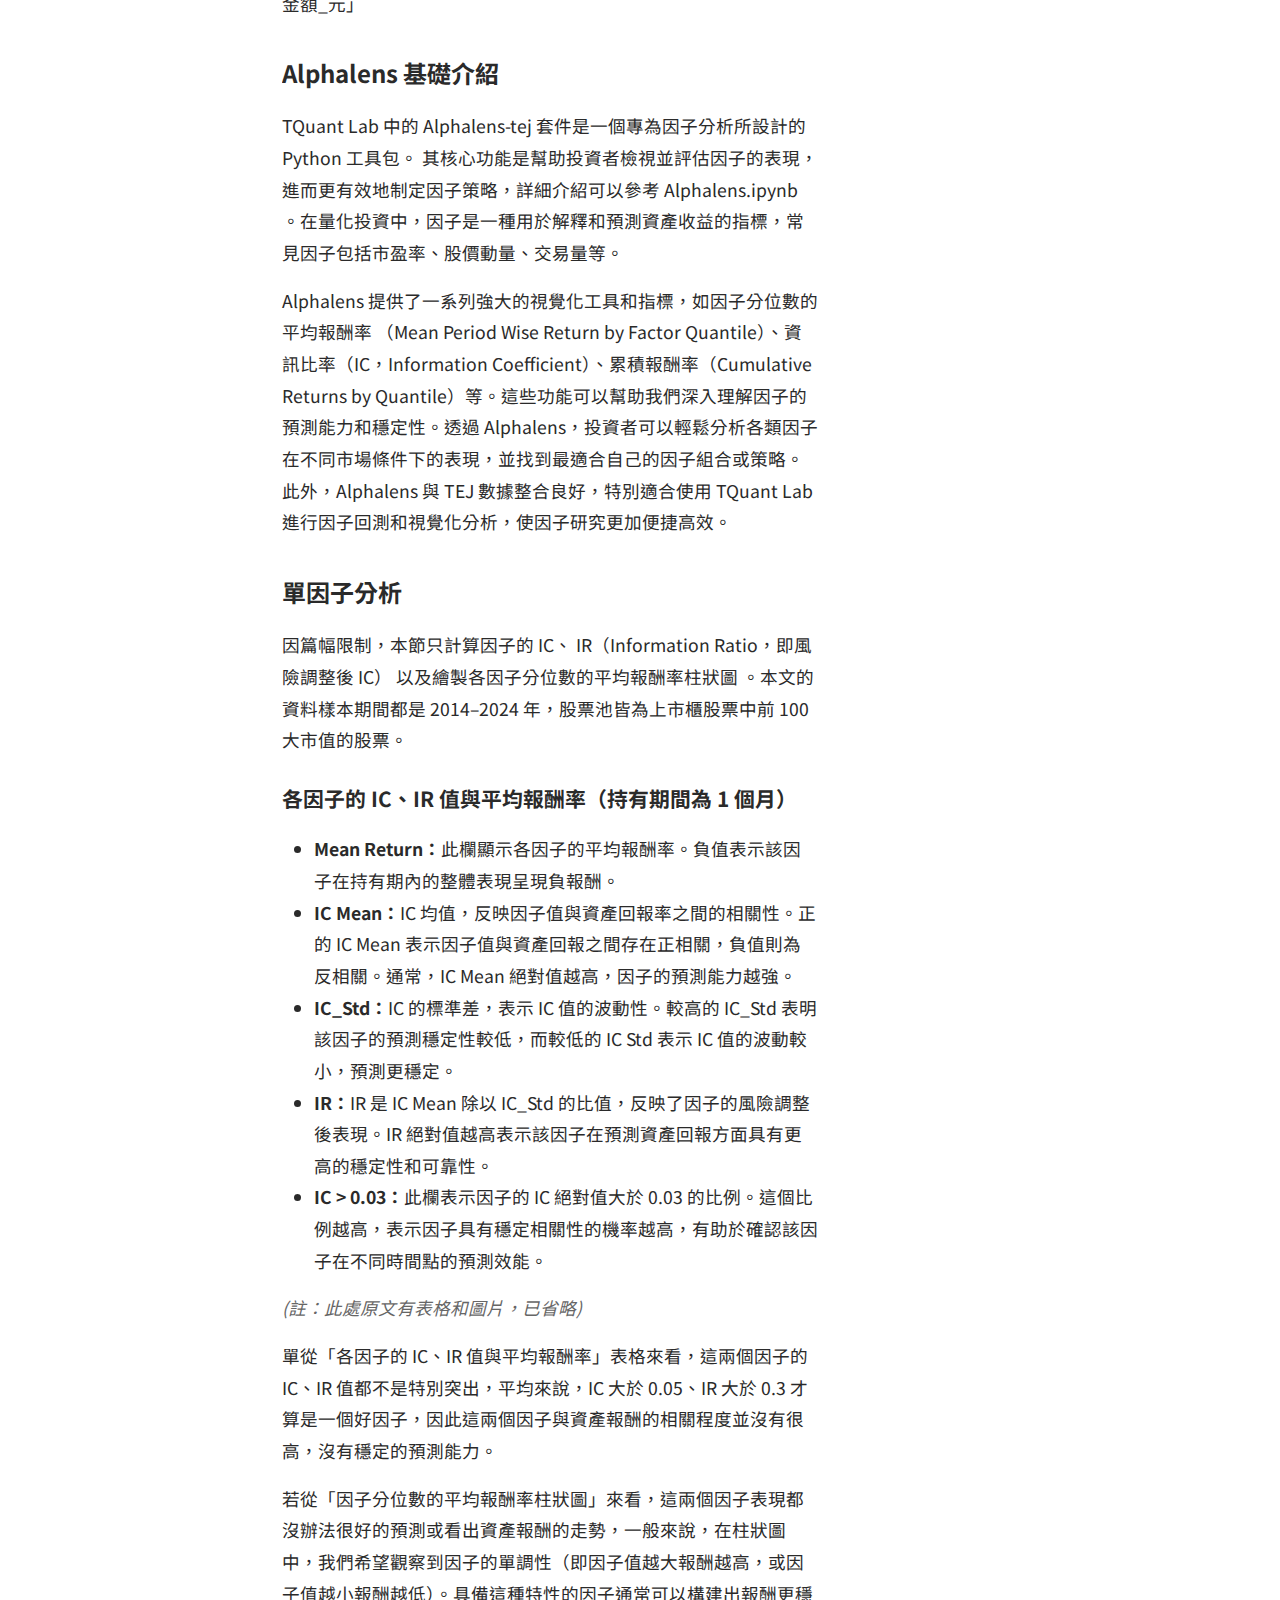
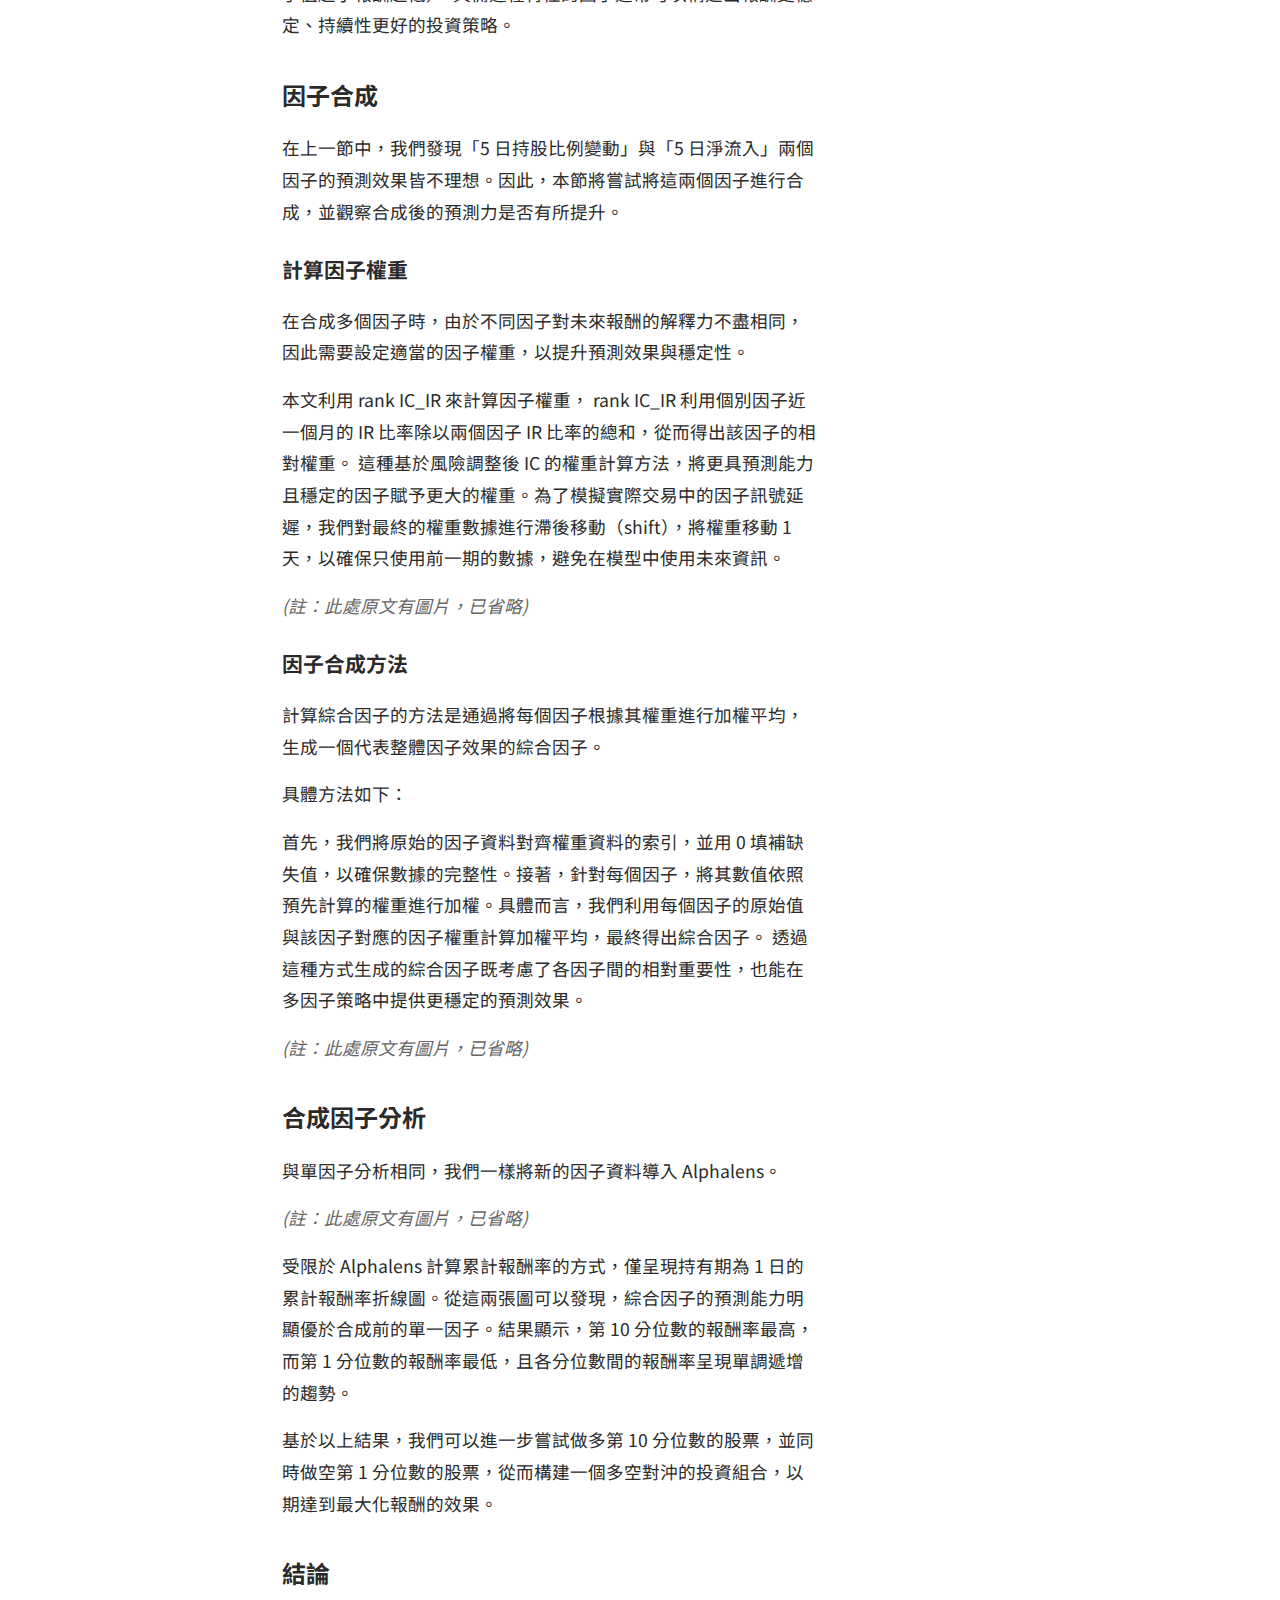
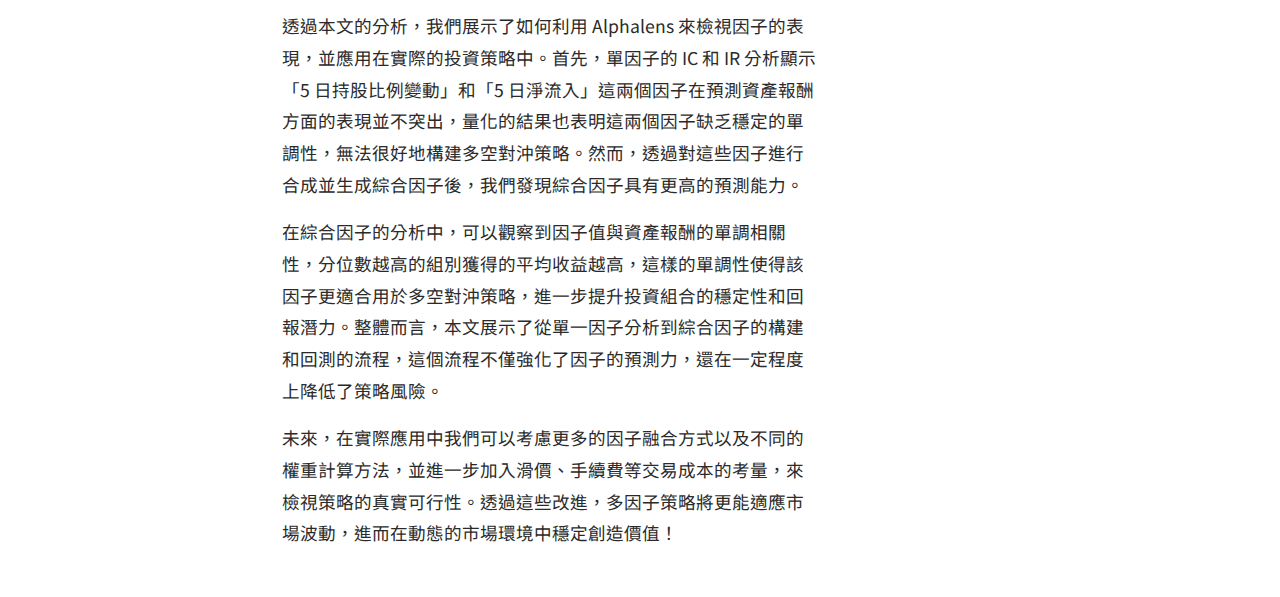
<file: posts/alphalens-foreign-investment-factor.html>
<!DOCTYPE html>
<html lang="zh-TW">
<head>
    <meta charset="UTF-8">
    <meta name="viewport" content="width=device-width, initial-scale=1.0">
    <title>用 Alphalens 剖析因子表現，外資因子篇 - Roger's Portfolio</title>
    <link rel="stylesheet" href="../styles.css"> <!-- 注意路徑 -->
    <link href="https://fonts.googleapis.com/css2?family=Noto+Sans+TC:wght@400;500;700&display=swap" rel="stylesheet">
    <link rel="stylesheet" href="https://cdnjs.cloudflare.com/ajax/libs/font-awesome/6.0.0/css/all.min.css">
</head>
<body>
    <header>
        <nav>
            <ul>
                <li><a href="../index.html"><i class="fas fa-home"></i> 首頁</a></li>
                <li><a href="../about.html"><i class="fas fa-user"></i> 關於</a></li>
                <li><a href="../archive.html"><i class="fas fa-archive"></i> 存檔</a></li>
                <li><a href="../index.html#skills"><i class="fas fa-code"></i> 技能</a></li>
                <li><a href="../index.html#experience"><i class="fas fa-briefcase"></i> 經歷</a></li>
                <li><a href="../index.html#contact"><i class="fas fa-envelope"></i> 聯絡</a></li>
            </ul>
        </nav>
    </header>

    <main>
        <section class="post-content">
            <div class="post-header">
                <h1>用 Alphalens 剖析因子表現，外資因子篇</h1>
                <p class="post-meta">發布日期：2025-04-04</p>
            </div>
            <article>
                <h3>本文重點概要</h3>
                <ul>
                    <li>Alphalens 基礎介紹以及外資因子簡介</li>
                    <li>合成外資因子並利用 Alphalens 分析因子表現</li>
                </ul>

                <h3>前言</h3>
                <p>不管你是交易高手抑或是剛入門的新手，一定都會碰到許許多多的因子策略。透過選擇與市場表現高度相關的因子，投資者可以更有效地預測資產回報，並在不確定的市場環境中找到穩定的收益來源。因子策略的核心在於將複雜的市場現象簡化成幾個可量化的驅動因素，進而協助我們理解資金流向與風險分布。這些因子不僅能夠揭露市場波動的根源，也能提供投資者實用的投資決策依據。</p>
                <p>本系列文章將利用 Alphalens 來探索幾個關鍵的因子，逐步分析不同的因子對市場表現的影響。第一篇文章聚焦於「外資資金」，解析國外資金進入市場所帶來的影響；接著，我們將探討「價值因子」，並研究其如何反映企業的內在價值；最後一篇將深入分析「價量因子」，以揭示價格與交易量之間的互動關係。</p>
                <p>值得一提的是，若您想進行相似的因子分析，可以利用 TQuant Lab 中的 alphalens-tej 工具。不僅可以整合 TEJ 數據，無需繁複的資料處理，即可輕鬆檢視因子表現，進一步支援您的投資策略開發。</p>

                <h3>外資因子是什麼</h3>
                <p>在中國 A 股市場中，「北向資金」通過滬股通和深股通進入中國市場，被視為外國投資者對中國市場情緒的直接指標。這種資金流動常被用於監測市場動向，且在相關研究中表現出顯著影響。因此，北向因子在中國市場受到高度關注和應用。</p>
                <p>將北向因子的分析方法應用於台股時，我們可以觀察外資對不同產業或個股的持倉變動。外資在台股市場的交易量佔比相對較高，並且對台股的漲跌有顯著影響力。由於外資資金規模龐大，其買賣行為往往能夠左右市場的短期波動，特別是在特定產業或龍頭股上，更能反映外資的投資偏好與資金流向。透過追蹤外資因子的變動， 能協助我們在配置資產時更精確地掌握趨勢，甚至提前捕捉市場的風險訊號。</p>
                <p>本文使用因子 ：</p>
                <ul>
                    <li>5 日持股比例變動 — 計算公式為過去 5 天「外資持股率」的變化量</li>
                    <li>5 日淨流入 — 計算公式為過去 5 天「外資買進金額」的總和</li>
                </ul>
                <p>本文使用的資料取自 TEJAPI 的「交易資料-籌碼資料(日) 」資料表（TWN/APISHRACT），使用的欄位為「外資持股率」及「外資買進金額_元」</p>

                <h3>Alphalens 基礎介紹</h3>
                <p>TQuant Lab 中的 Alphalens-tej 套件是一個專為因子分析所設計的 Python 工具包。 其核心功能是幫助投資者檢視並評估因子的表現，進而更有效地制定因子策略，詳細介紹可以參考 Alphalens.ipynb 。在量化投資中，因子是一種用於解釋和預測資產收益的指標，常見因子包括市盈率、股價動量、交易量等。</p>
                <p>Alphalens 提供了一系列強大的視覺化工具和指標，如因子分位數的平均報酬率 （Mean Period Wise Return by Factor Quantile）、資訊比率（IC，Information Coefficient）、累積報酬率（Cumulative Returns by Quantile）等。這些功能可以幫助我們深入理解因子的預測能力和穩定性。透過 Alphalens，投資者可以輕鬆分析各類因子在不同市場條件下的表現，並找到最適合自己的因子組合或策略。此外，Alphalens 與 TEJ 數據整合良好，特別適合使用 TQuant Lab 進行因子回測和視覺化分析，使因子研究更加便捷高效。</p>

                <h3>單因子分析</h3>
                <p>因篇幅限制，本節只計算因子的 IC、 IR（Information Ratio，即風險調整後 IC） 以及繪製各因子分位數的平均報酬率柱狀圖 。本文的資料樣本期間都是 2014–2024 年，股票池皆為上市櫃股票中前 100 大市值的股票。</p>
                
                <h4>各因子的 IC、IR 值與平均報酬率（持有期間為 1 個月）</h4>
                <ul>
                    <li><strong>Mean Return：</strong>此欄顯示各因子的平均報酬率。負值表示該因子在持有期內的整體表現呈現負報酬。</li>
                    <li><strong>IC Mean：</strong>IC 均值，反映因子值與資產回報率之間的相關性。正的 IC Mean 表示因子值與資產回報之間存在正相關，負值則為反相關。通常，IC Mean 絕對值越高，因子的預測能力越強。</li>
                    <li><strong>IC_Std：</strong>IC 的標準差，表示 IC 值的波動性。較高的 IC_Std 表明該因子的預測穩定性較低，而較低的 IC Std 表示 IC 值的波動較小，預測更穩定。</li>
                    <li><strong>IR：</strong>IR 是 IC Mean 除以 IC_Std 的比值，反映了因子的風險調整後表現。IR 絕對值越高表示該因子在預測資產回報方面具有更高的穩定性和可靠性。</li>
                    <li><strong>IC > 0.03：</strong>此欄表示因子的 IC 絕對值大於 0.03 的比例。這個比例越高，表示因子具有穩定相關性的機率越高，有助於確認該因子在不同時間點的預測效能。</li>
                </ul>

                <p><em>(註：此處原文有表格和圖片，已省略)</em></p>

                <p>單從「各因子的 IC、IR 值與平均報酬率」表格來看，這兩個因子的 IC、IR 值都不是特別突出，平均來說，IC 大於 0.05、IR 大於 0.3 才算是一個好因子，因此這兩個因子與資產報酬的相關程度並沒有很高，沒有穩定的預測能力。</p>
                <p>若從「因子分位數的平均報酬率柱狀圖」來看，這兩個因子表現都沒辦法很好的預測或看出資產報酬的走勢，一般來說，在柱狀圖中，我們希望觀察到因子的單調性（即因子值越大報酬越高，或因子值越小報酬越低）。具備這種特性的因子通常可以構建出報酬更穩定、持續性更好的投資策略。</p>

                <h3>因子合成</h3>
                <p>在上一節中，我們發現「5 日持股比例變動」與「5 日淨流入」兩個因子的預測效果皆不理想。因此，本節將嘗試將這兩個因子進行合成，並觀察合成後的預測力是否有所提升。</p>

                <h4>計算因子權重</h4>
                <p>在合成多個因子時，由於不同因子對未來報酬的解釋力不盡相同，因此需要設定適當的因子權重，以提升預測效果與穩定性。</p>
                <p>本文利用 rank IC_IR 來計算因子權重， rank IC_IR 利用個別因子近一個月的 IR 比率除以兩個因子 IR 比率的總和，從而得出該因子的相對權重。 這種基於風險調整後 IC 的權重計算方法，將更具預測能力且穩定的因子賦予更大的權重。為了模擬實際交易中的因子訊號延遲，我們對最終的權重數據進行滯後移動（shift），將權重移動 1 天，以確保只使用前一期的數據，避免在模型中使用未來資訊。</p>
                <p><em>(註：此處原文有圖片，已省略)</em></p>

                <h4>因子合成方法</h4>
                <p>計算綜合因子的方法是通過將每個因子根據其權重進行加權平均，生成一個代表整體因子效果的綜合因子。</p>
                <p>具體方法如下：</p>
                <p>首先，我們將原始的因子資料對齊權重資料的索引，並用 0 填補缺失值，以確保數據的完整性。接著，針對每個因子，將其數值依照預先計算的權重進行加權。具體而言，我們利用每個因子的原始值與該因子對應的因子權重計算加權平均，最終得出綜合因子。 透過這種方式生成的綜合因子既考慮了各因子間的相對重要性，也能在多因子策略中提供更穩定的預測效果。</p>
                <p><em>(註：此處原文有圖片，已省略)</em></p>

                <h3>合成因子分析</h3>
                <p>與單因子分析相同，我們一樣將新的因子資料導入 Alphalens。</p>
                <p><em>(註：此處原文有圖片，已省略)</em></p>
                <p>受限於 Alphalens 計算累計報酬率的方式，僅呈現持有期為 1 日的累計報酬率折線圖。從這兩張圖可以發現，綜合因子的預測能力明顯優於合成前的單一因子。結果顯示，第 10 分位數的報酬率最高，而第 1 分位數的報酬率最低，且各分位數間的報酬率呈現單調遞增的趨勢。</p>
                <p>基於以上結果，我們可以進一步嘗試做多第 10 分位數的股票，並同時做空第 1 分位數的股票，從而構建一個多空對沖的投資組合，以期達到最大化報酬的效果。</p>

                <h3>結論</h3>
                <p>透過本文的分析，我們展示了如何利用 Alphalens 來檢視因子的表現，並應用在實際的投資策略中。首先，單因子的 IC 和 IR 分析顯示「5 日持股比例變動」和「5 日淨流入」這兩個因子在預測資產報酬方面的表現並不突出，量化的結果也表明這兩個因子缺乏穩定的單調性，無法很好地構建多空對沖策略。然而，透過對這些因子進行合成並生成綜合因子後，我們發現綜合因子具有更高的預測能力。</p>
                <p>在綜合因子的分析中，可以觀察到因子值與資產報酬的單調相關性，分位數越高的組別獲得的平均收益越高，這樣的單調性使得該因子更適合用於多空對沖策略，進一步提升投資組合的穩定性和回報潛力。整體而言，本文展示了從單一因子分析到綜合因子的構建和回測的流程，這個流程不僅強化了因子的預測力，還在一定程度上降低了策略風險。</p>
                <p>未來，在實際應用中我們可以考慮更多的因子融合方式以及不同的權重計算方法，並進一步加入滑價、手續費等交易成本的考量，來檢視策略的真實可行性。透過這些改進，多因子策略將更能適應市場波動，進而在動態的市場環境中穩定創造價值！</p>

            </article>
        </section>
    </main>

    <footer>
        <p>&copy; 2024 Roger Chen. All rights reserved.</p>
        <div class="footer-links">
            <a href="#">隱私政策</a>
            <a href="#">使用條款</a>
        </div>
    </footer>

</body>
</html>
</file>
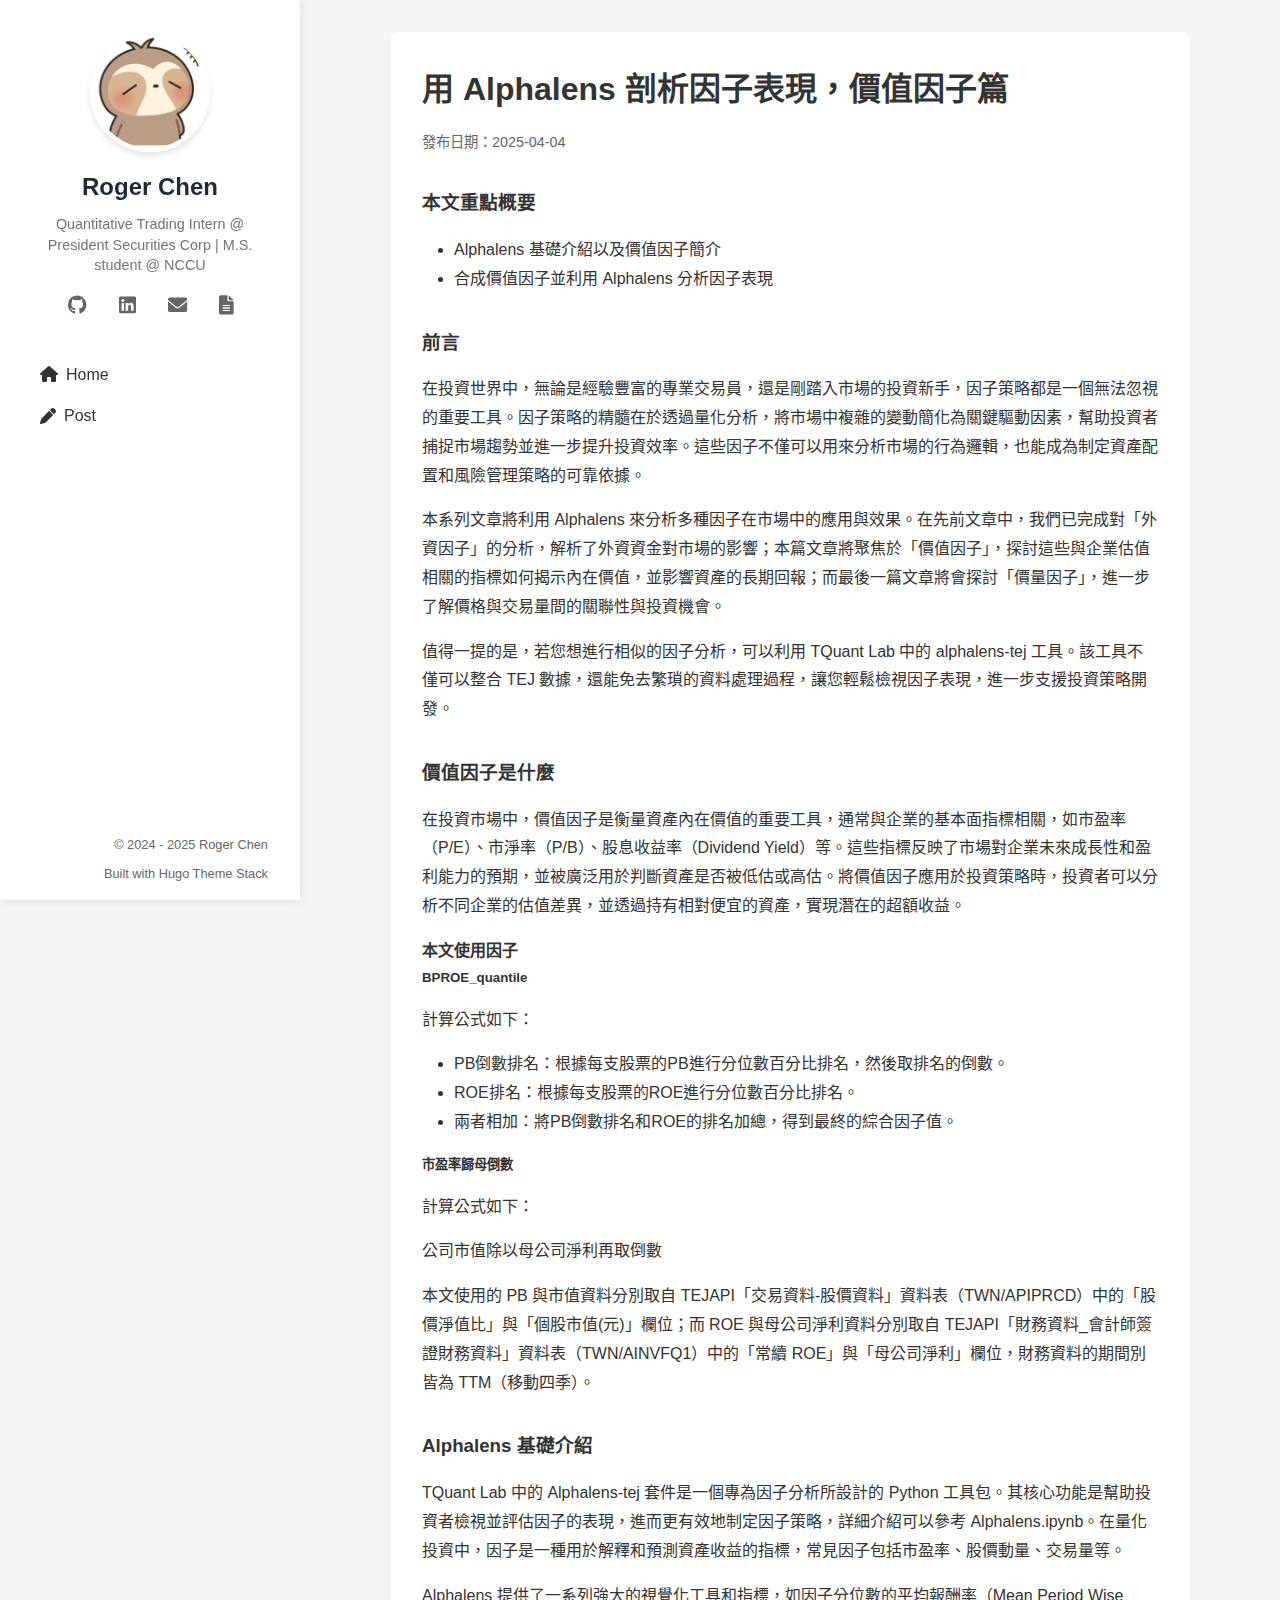
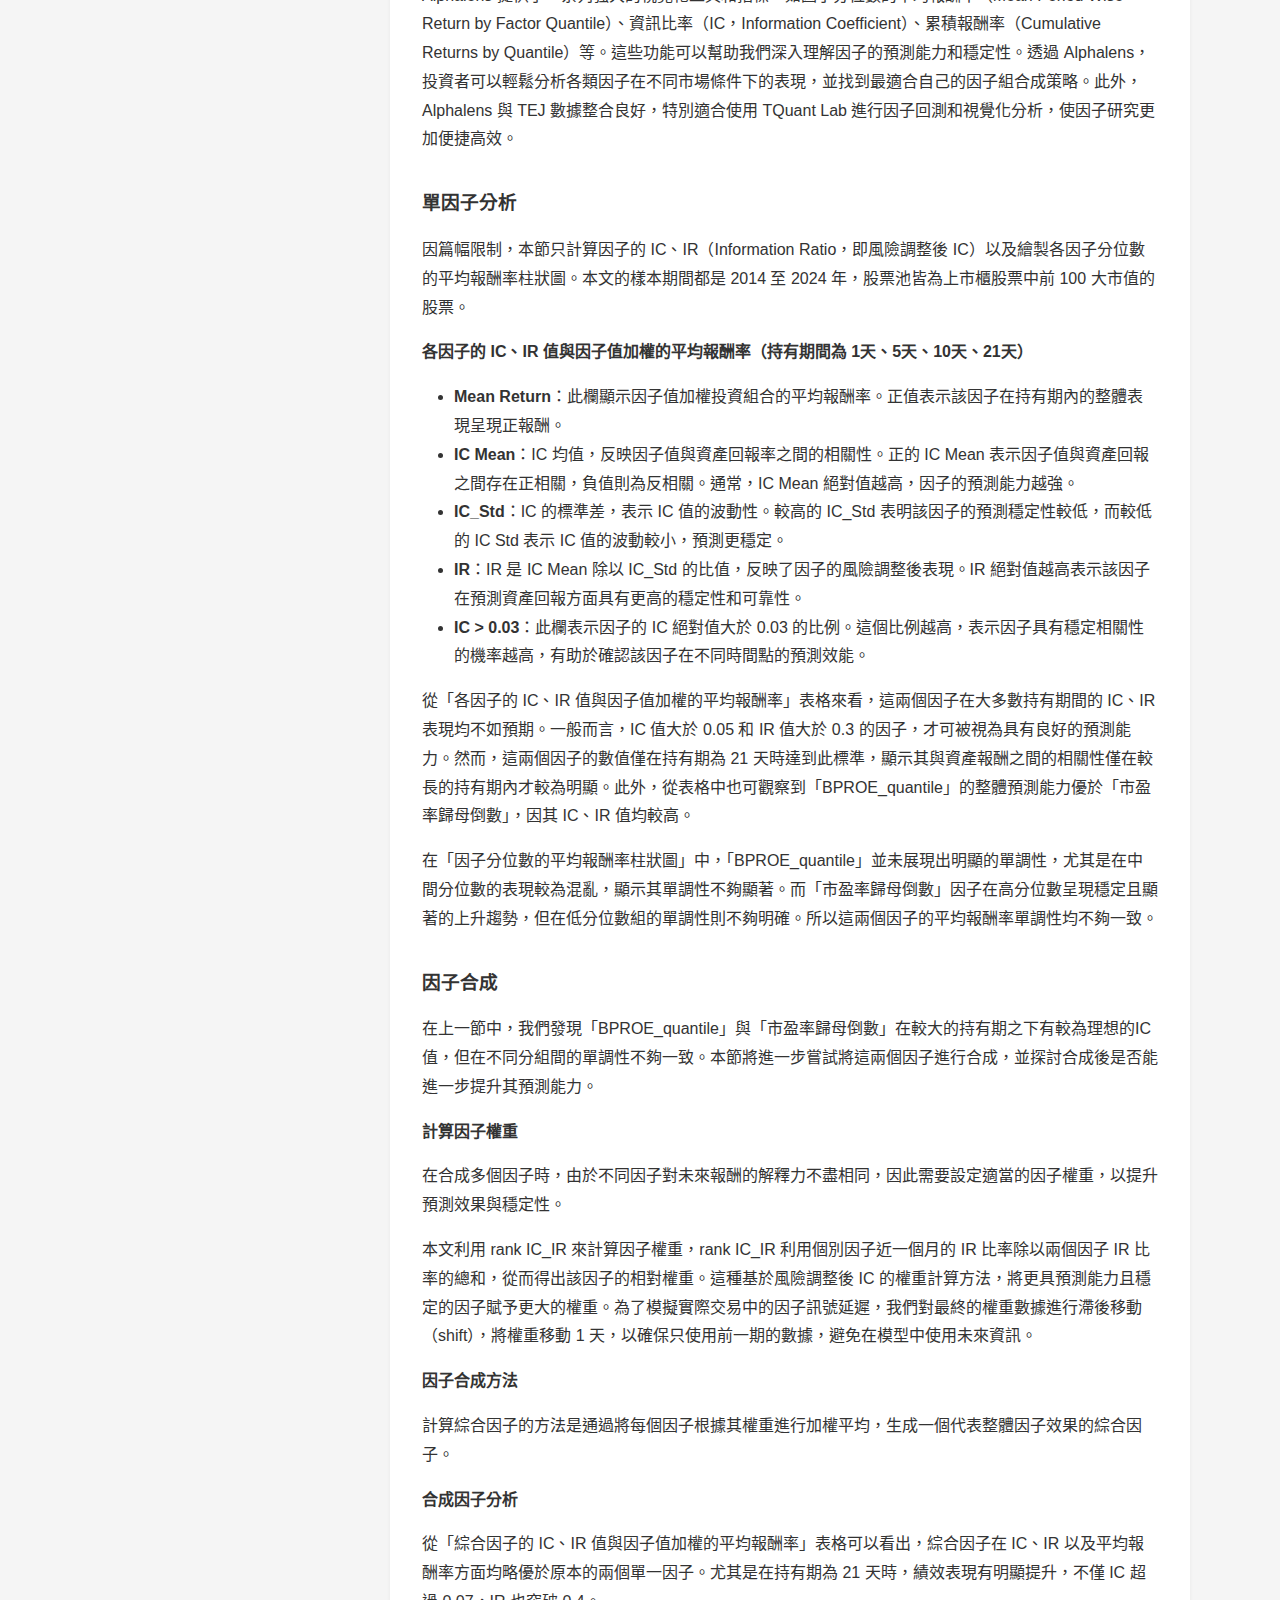
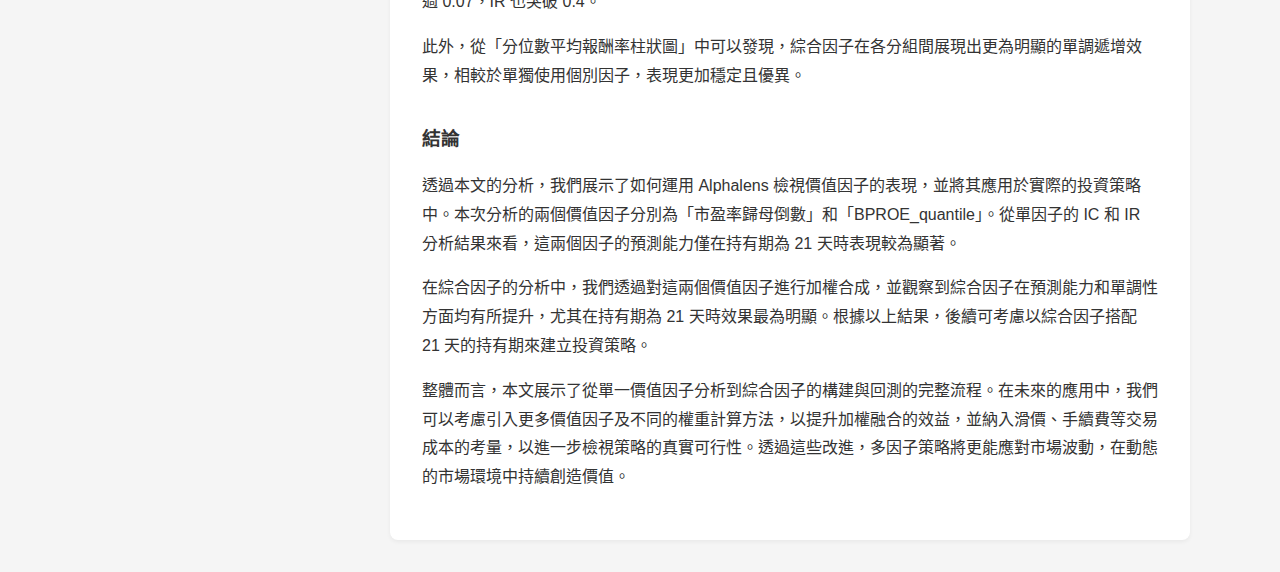
<file: posts/alphalens-value-factor.html>
<!DOCTYPE html>
<html lang="zh-TW">
<head>
    <meta charset="UTF-8">
    <meta name="viewport" content="width=device-width, initial-scale=1.0">
    <title>用 Alphalens 剖析因子表現，價值因子篇 - Roger Chen</title>
    <link rel="stylesheet" href="../styles/main.css">
    <link href="https://fonts.googleapis.com/css2?family=Noto+Sans+TC:wght@400;500;700&display=swap" rel="stylesheet">
    <link rel="stylesheet" href="https://cdnjs.cloudflare.com/ajax/libs/font-awesome/6.0.0/css/all.min.css">
    <style>
        body {
            display: flex;
            min-height: 100vh;
            margin: 0;
            padding: 0;
            background-color: #f5f5f5;
        }

        .sidebar {
            width: 300px;
            padding: 2rem;
            background-color: white;
            box-shadow: 0 0 10px rgba(0, 0, 0, 0.1);
            position: fixed;
            height: 100vh;
            overflow-y: auto;
        }

        .main-content {
            flex: 1;
            margin-left: 300px;
            padding: 2rem;
        }

        .avatar {
            width: 120px;
            height: 120px;
            margin: 0 auto 1rem;
        }

        .avatar img {
            width: 100%;
            height: 100%;
            object-fit: cover;
            border-radius: 8px;
        }

        .profile-info {
            text-align: center;
            margin-bottom: 2rem;
        }

        .profile-info h1 {
            margin: 0.5rem 0;
            font-size: 1.5rem;
        }

        .profile-info .subtitle {
            color: #666;
            font-size: 0.9rem;
            margin: 0.5rem 0;
            line-height: 1.4;
        }

        .social-icons {
            display: flex;
            justify-content: center;
            gap: 1rem;
            margin: 1rem 0;
        }

        .social-icons a {
            color: #666;
            font-size: 1.2rem;
        }

        .nav-links {
            margin-top: 2rem;
        }

        .nav-links a {
            display: flex;
            align-items: center;
            padding: 0.5rem;
            color: #333;
            text-decoration: none;
            font-size: 1rem;
            gap: 0.5rem;
        }

        .nav-links a:hover {
            background-color: #f5f5f5;
        }

        .post-content {
            max-width: 800px;
            margin: 0 auto;
            background: white;
            padding: 2rem;
            border-radius: 8px;
            box-shadow: 0 2px 4px rgba(0, 0, 0, 0.05);
        }

        .post-header {
            margin-bottom: 2rem;
        }

        .post-header h1 {
            margin: 0 0 1rem 0;
            font-size: 2rem;
            color: #333;
        }

        .post-meta {
            color: #666;
            font-size: 0.9rem;
        }

        article {
            color: #333;
            line-height: 1.8;
        }

        article h3 {
            margin: 2rem 0 1rem;
            color: #333;
        }

        article p {
            margin: 1rem 0;
        }

        article ul {
            margin: 1rem 0;
            padding-left: 2rem;
        }

        .footer {
            position: fixed;
            bottom: 0;
            left: 0;
            width: 300px;
            padding: 1rem 2rem;
            background-color: white;
            text-align: right;
            font-size: 0.8rem;
            color: #666;
        }

        .footer-links {
            margin-top: 0.5rem;
        }
    </style>
</head>
<body>
    <div class="sidebar">
        <div class="profile-info">
            <div class="avatar">
                <img src="../assets/profile.jpg" alt="Roger Chen">
            </div>
            <h1>Roger Chen</h1>
            <p class="subtitle">Quantitative Trading Intern @ President Securities Corp | M.S. student @ NCCU</p>
            <div class="social-icons">
                <a href="https://github.com/roger2389" target="_blank"><i class="fab fa-github"></i></a>
                <a href="https://www.linkedin.com/in/sheng-hua-chen-8b735b2a5/" target="_blank"><i class="fab fa-linkedin"></i></a>
                <a href="mailto:aad53325489@gmail.com"><i class="fas fa-envelope"></i></a>
                <a href="https://drive.google.com/file/d/1Qsm1zQCbbe_qtUKkvVdzRn6InA94txsg/view?usp=drive_link" target="_blank"><i class="fas fa-file-alt"></i></a>
            </div>
        </div>
        <div class="nav-links">
            <a href="../index.html"><i class="fas fa-home"></i> Home</a>
            <a href="../posts.html"><i class="fas fa-pen"></i> Post</a>
        </div>
        <div class="footer">
            <p>&copy; 2024 - 2025 Roger Chen</p>
            <div class="footer-links">
                <span>Built with Hugo</span>
                <span>Theme Stack</span>
            </div>
        </div>
    </div>

    <div class="main-content">
        <section class="post-content">
            <div class="post-header">
                <h1>用 Alphalens 剖析因子表現，價值因子篇</h1>
                <p class="post-meta">發布日期：2025-04-04</p>
            </div>
            <article>
                <h3>本文重點概要</h3>
                <ul>
                    <li>Alphalens 基礎介紹以及價值因子簡介</li>
                    <li>合成價值因子並利用 Alphalens 分析因子表現</li>
                </ul>

                <h3>前言</h3>
                <p>在投資世界中，無論是經驗豐富的專業交易員，還是剛踏入市場的投資新手，因子策略都是一個無法忽視的重要工具。因子策略的精髓在於透過量化分析，將市場中複雜的變動簡化為關鍵驅動因素，幫助投資者捕捉市場趨勢並進一步提升投資效率。這些因子不僅可以用來分析市場的行為邏輯，也能成為制定資產配置和風險管理策略的可靠依據。</p>
                
                <p>本系列文章將利用 Alphalens 來分析多種因子在市場中的應用與效果。在先前文章中，我們已完成對「外資因子」的分析，解析了外資資金對市場的影響；本篇文章將聚焦於「價值因子」，探討這些與企業估值相關的指標如何揭示內在價值，並影響資產的長期回報；而最後一篇文章將會探討「價量因子」，進一步了解價格與交易量間的關聯性與投資機會。</p>

                <p>值得一提的是，若您想進行相似的因子分析，可以利用 TQuant Lab 中的 alphalens-tej 工具。該工具不僅可以整合 TEJ 數據，還能免去繁瑣的資料處理過程，讓您輕鬆檢視因子表現，進一步支援投資策略開發。</p>

                <h3>價值因子是什麼</h3>
                <p>在投資市場中，價值因子是衡量資產內在價值的重要工具，通常與企業的基本面指標相關，如市盈率（P/E）、市淨率（P/B）、股息收益率（Dividend Yield）等。這些指標反映了市場對企業未來成長性和盈利能力的預期，並被廣泛用於判斷資產是否被低估或高估。將價值因子應用於投資策略時，投資者可以分析不同企業的估值差異，並透過持有相對便宜的資產，實現潛在的超額收益。</p>

                <h4>本文使用因子</h4>
                <h5>BPROE_quantile</h5>
                <p>計算公式如下：</p>
                <ul>
                    <li>PB倒數排名：根據每支股票的PB進行分位數百分比排名，然後取排名的倒數。</li>
                    <li>ROE排名：根據每支股票的ROE進行分位數百分比排名。</li>
                    <li>兩者相加：將PB倒數排名和ROE的排名加總，得到最終的綜合因子值。</li>
                </ul>

                <h5>市盈率歸母倒數</h5>
                <p>計算公式如下：</p>
                <p>公司市值除以母公司淨利再取倒數</p>

                <p>本文使用的 PB 與市值資料分別取自 TEJAPI「交易資料-股價資料」資料表（TWN/APIPRCD）中的「股價淨值比」與「個股市值(元)」欄位；而 ROE 與母公司淨利資料分別取自 TEJAPI「財務資料_會計師簽證財務資料」資料表（TWN/AINVFQ1）中的「常續 ROE」與「母公司淨利」欄位，財務資料的期間別皆為 TTM（移動四季）。</p>

                <h3>Alphalens 基礎介紹</h3>
                <p>TQuant Lab 中的 Alphalens-tej 套件是一個專為因子分析所設計的 Python 工具包。其核心功能是幫助投資者檢視並評估因子的表現，進而更有效地制定因子策略，詳細介紹可以參考 Alphalens.ipynb。在量化投資中，因子是一種用於解釋和預測資產收益的指標，常見因子包括市盈率、股價動量、交易量等。</p>

                <p>Alphalens 提供了一系列強大的視覺化工具和指標，如因子分位數的平均報酬率（Mean Period Wise Return by Factor Quantile）、資訊比率（IC，Information Coefficient）、累積報酬率（Cumulative Returns by Quantile）等。這些功能可以幫助我們深入理解因子的預測能力和穩定性。透過 Alphalens，投資者可以輕鬆分析各類因子在不同市場條件下的表現，並找到最適合自己的因子組合成策略。此外，Alphalens 與 TEJ 數據整合良好，特別適合使用 TQuant Lab 進行因子回測和視覺化分析，使因子研究更加便捷高效。</p>

                <h3>單因子分析</h3>
                <p>因篇幅限制，本節只計算因子的 IC、IR（Information Ratio，即風險調整後 IC）以及繪製各因子分位數的平均報酬率柱狀圖。本文的樣本期間都是 2014 至 2024 年，股票池皆為上市櫃股票中前 100 大市值的股票。</p>

                <h4>各因子的 IC、IR 值與因子值加權的平均報酬率（持有期間為 1天、5天、10天、21天）</h4>
                <ul>
                    <li><strong>Mean Return</strong>：此欄顯示因子值加權投資組合的平均報酬率。正值表示該因子在持有期內的整體表現呈現正報酬。</li>
                    <li><strong>IC Mean</strong>：IC 均值，反映因子值與資產回報率之間的相關性。正的 IC Mean 表示因子值與資產回報之間存在正相關，負值則為反相關。通常，IC Mean 絕對值越高，因子的預測能力越強。</li>
                    <li><strong>IC_Std</strong>：IC 的標準差，表示 IC 值的波動性。較高的 IC_Std 表明該因子的預測穩定性較低，而較低的 IC Std 表示 IC 值的波動較小，預測更穩定。</li>
                    <li><strong>IR</strong>：IR 是 IC Mean 除以 IC_Std 的比值，反映了因子的風險調整後表現。IR 絕對值越高表示該因子在預測資產回報方面具有更高的穩定性和可靠性。</li>
                    <li><strong>IC > 0.03</strong>：此欄表示因子的 IC 絕對值大於 0.03 的比例。這個比例越高，表示因子具有穩定相關性的機率越高，有助於確認該因子在不同時間點的預測效能。</li>
                </ul>

                <p>從「各因子的 IC、IR 值與因子值加權的平均報酬率」表格來看，這兩個因子在大多數持有期間的 IC、IR 表現均不如預期。一般而言，IC 值大於 0.05 和 IR 值大於 0.3 的因子，才可被視為具有良好的預測能力。然而，這兩個因子的數值僅在持有期為 21 天時達到此標準，顯示其與資產報酬之間的相關性僅在較長的持有期內才較為明顯。此外，從表格中也可觀察到「BPROE_quantile」的整體預測能力優於「市盈率歸母倒數」，因其 IC、IR 值均較高。</p>

                <p>在「因子分位數的平均報酬率柱狀圖」中，「BPROE_quantile」並未展現出明顯的單調性，尤其是在中間分位數的表現較為混亂，顯示其單調性不夠顯著。而「市盈率歸母倒數」因子在高分位數呈現穩定且顯著的上升趨勢，但在低分位數組的單調性則不夠明確。所以這兩個因子的平均報酬率單調性均不夠一致。</p>

                <h3>因子合成</h3>
                <p>在上一節中，我們發現「BPROE_quantile」與「市盈率歸母倒數」在較大的持有期之下有較為理想的IC值，但在不同分組間的單調性不夠一致。本節將進一步嘗試將這兩個因子進行合成，並探討合成後是否能進一步提升其預測能力。</p>

                <h4>計算因子權重</h4>
                <p>在合成多個因子時，由於不同因子對未來報酬的解釋力不盡相同，因此需要設定適當的因子權重，以提升預測效果與穩定性。</p>

                <p>本文利用 rank IC_IR 來計算因子權重，rank IC_IR 利用個別因子近一個月的 IR 比率除以兩個因子 IR 比率的總和，從而得出該因子的相對權重。這種基於風險調整後 IC 的權重計算方法，將更具預測能力且穩定的因子賦予更大的權重。為了模擬實際交易中的因子訊號延遲，我們對最終的權重數據進行滯後移動（shift），將權重移動 1 天，以確保只使用前一期的數據，避免在模型中使用未來資訊。</p>

                <h4>因子合成方法</h4>
                <p>計算綜合因子的方法是通過將每個因子根據其權重進行加權平均，生成一個代表整體因子效果的綜合因子。</p>

                <h4>合成因子分析</h4>
                <p>從「綜合因子的 IC、IR 值與因子值加權的平均報酬率」表格可以看出，綜合因子在 IC、IR 以及平均報酬率方面均略優於原本的兩個單一因子。尤其是在持有期為 21 天時，績效表現有明顯提升，不僅 IC 超過 0.07，IR 也突破 0.4。</p>

                <p>此外，從「分位數平均報酬率柱狀圖」中可以發現，綜合因子在各分組間展現出更為明顯的單調遞增效果，相較於單獨使用個別因子，表現更加穩定且優異。</p>

                <h3>結論</h3>
                <p>透過本文的分析，我們展示了如何運用 Alphalens 檢視價值因子的表現，並將其應用於實際的投資策略中。本次分析的兩個價值因子分別為「市盈率歸母倒數」和「BPROE_quantile」。從單因子的 IC 和 IR 分析結果來看，這兩個因子的預測能力僅在持有期為 21 天時表現較為顯著。</p>

                <p>在綜合因子的分析中，我們透過對這兩個價值因子進行加權合成，並觀察到綜合因子在預測能力和單調性方面均有所提升，尤其在持有期為 21 天時效果最為明顯。根據以上結果，後續可考慮以綜合因子搭配 21 天的持有期來建立投資策略。</p>

                <p>整體而言，本文展示了從單一價值因子分析到綜合因子的構建與回測的完整流程。在未來的應用中，我們可以考慮引入更多價值因子及不同的權重計算方法，以提升加權融合的效益，並納入滑價、手續費等交易成本的考量，以進一步檢視策略的真實可行性。透過這些改進，多因子策略將更能應對市場波動，在動態的市場環境中持續創造價值。</p>
            </article>
        </section>
    </div>
</body>
</html>
</file>
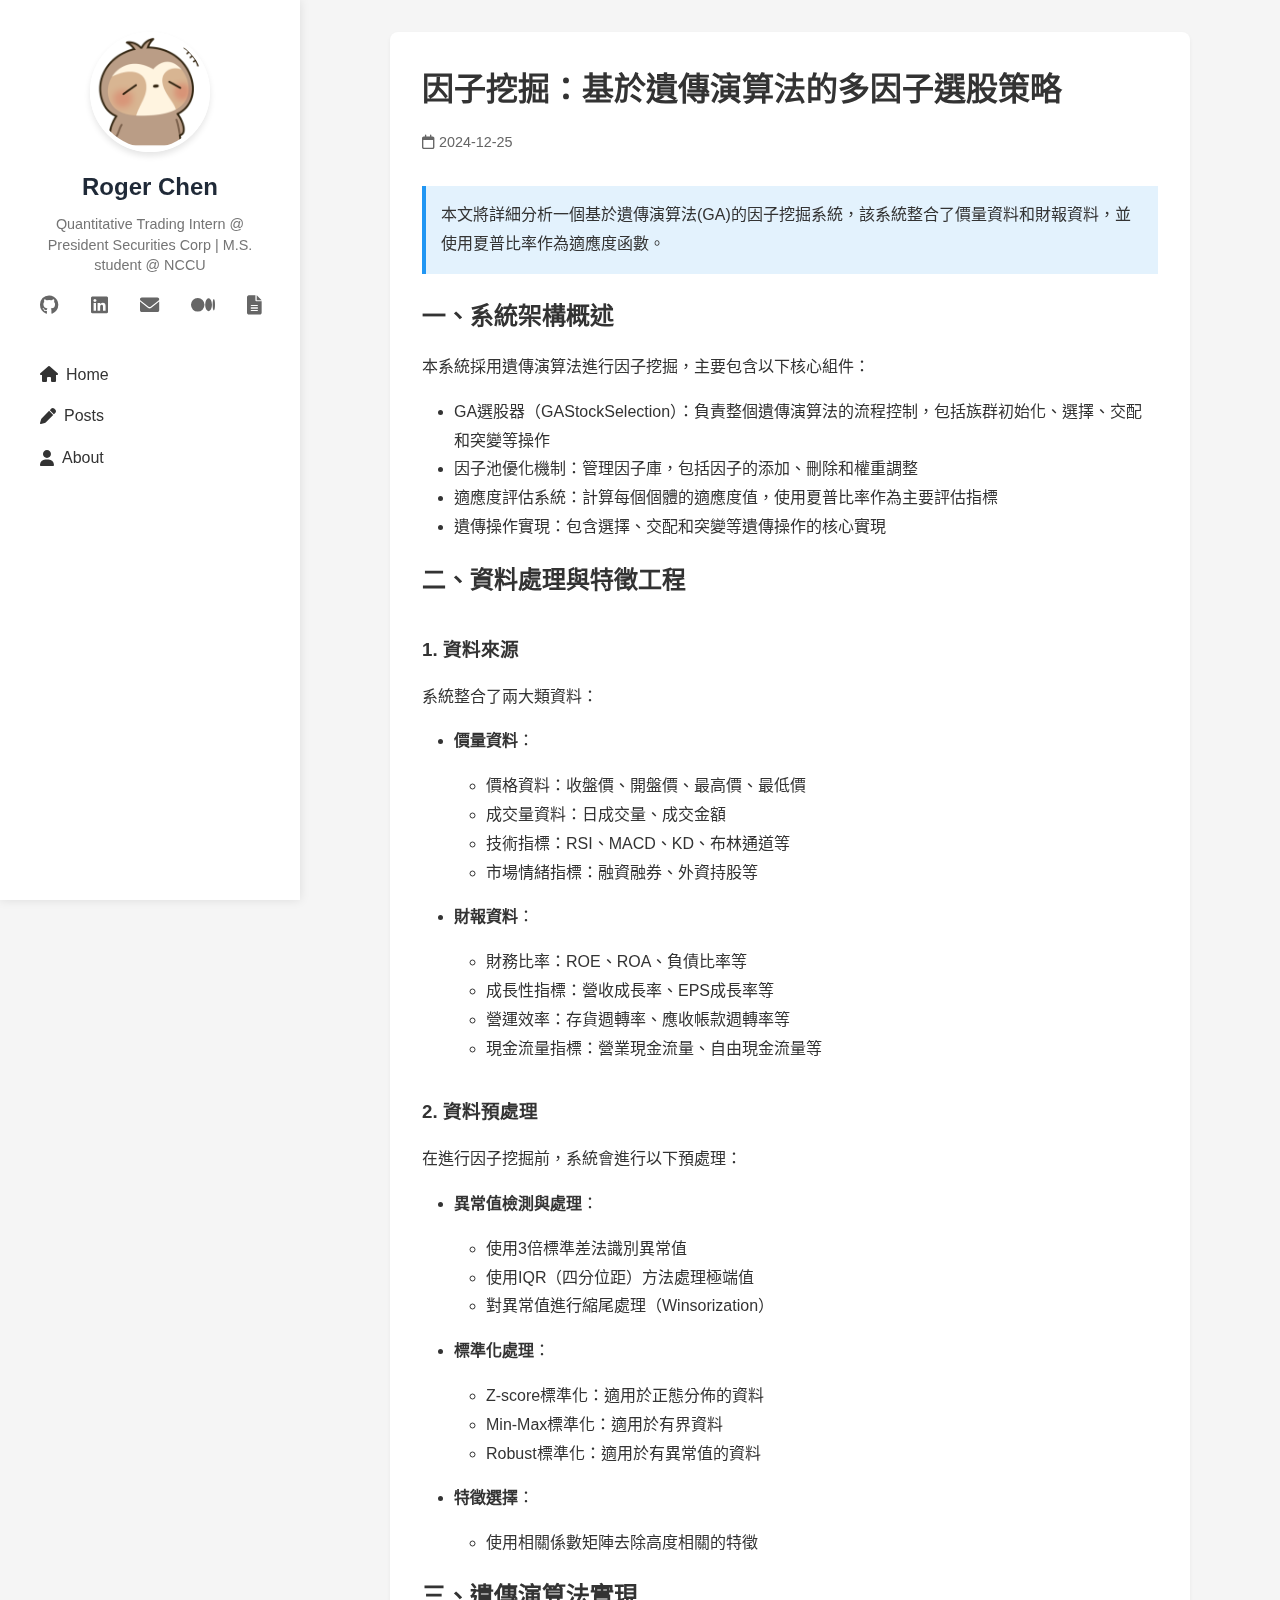
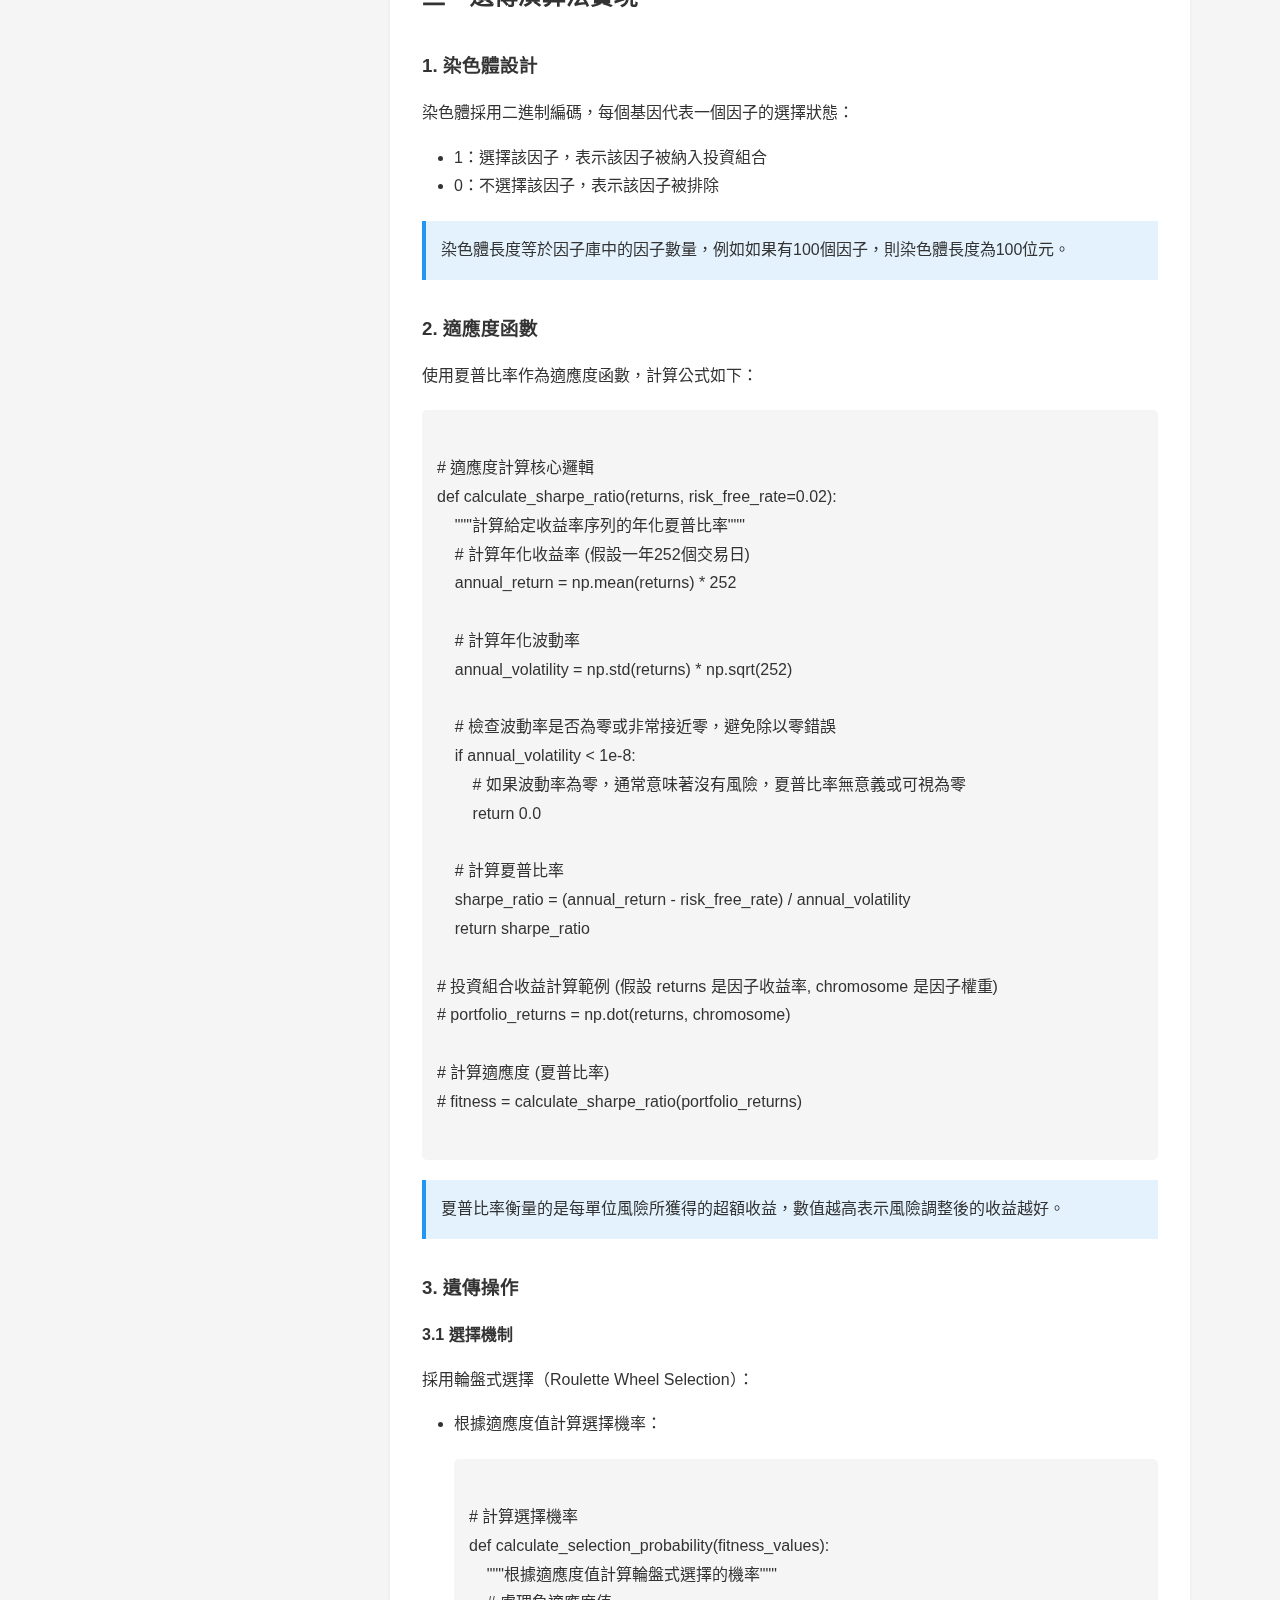
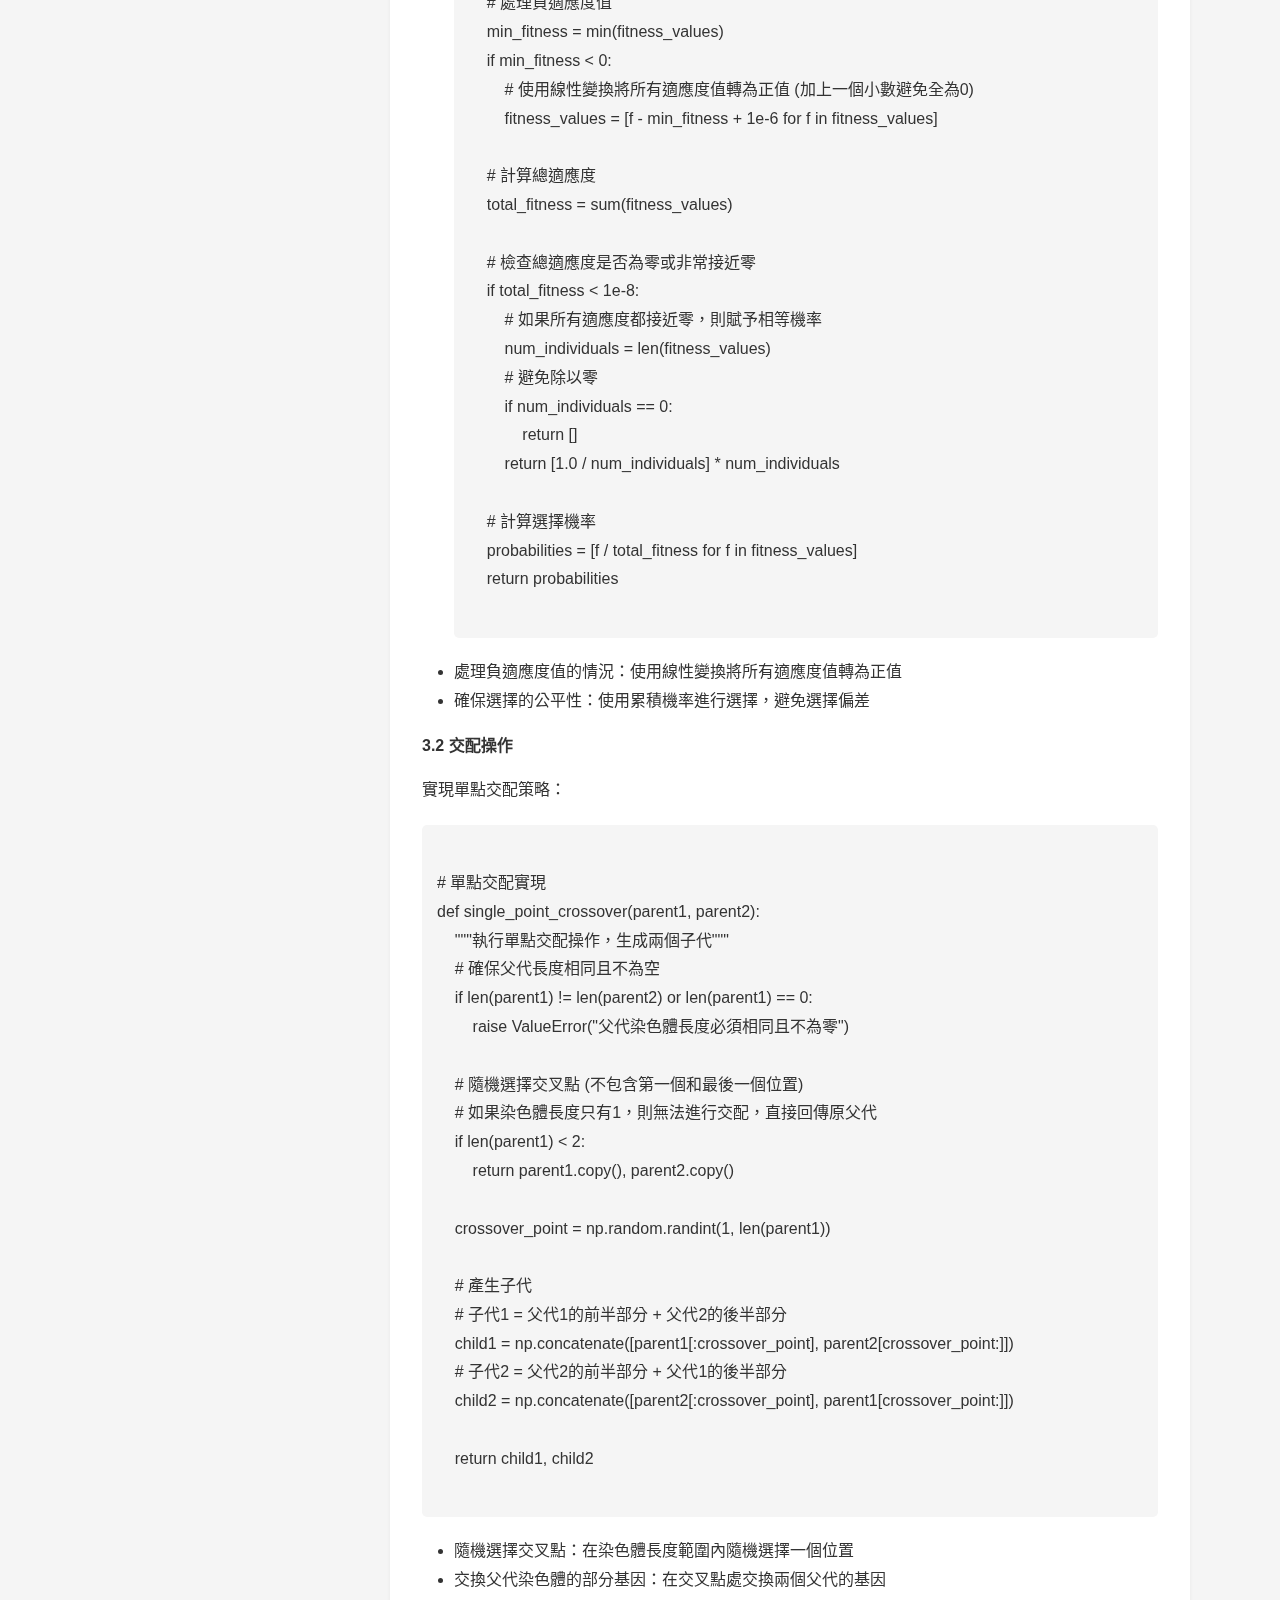
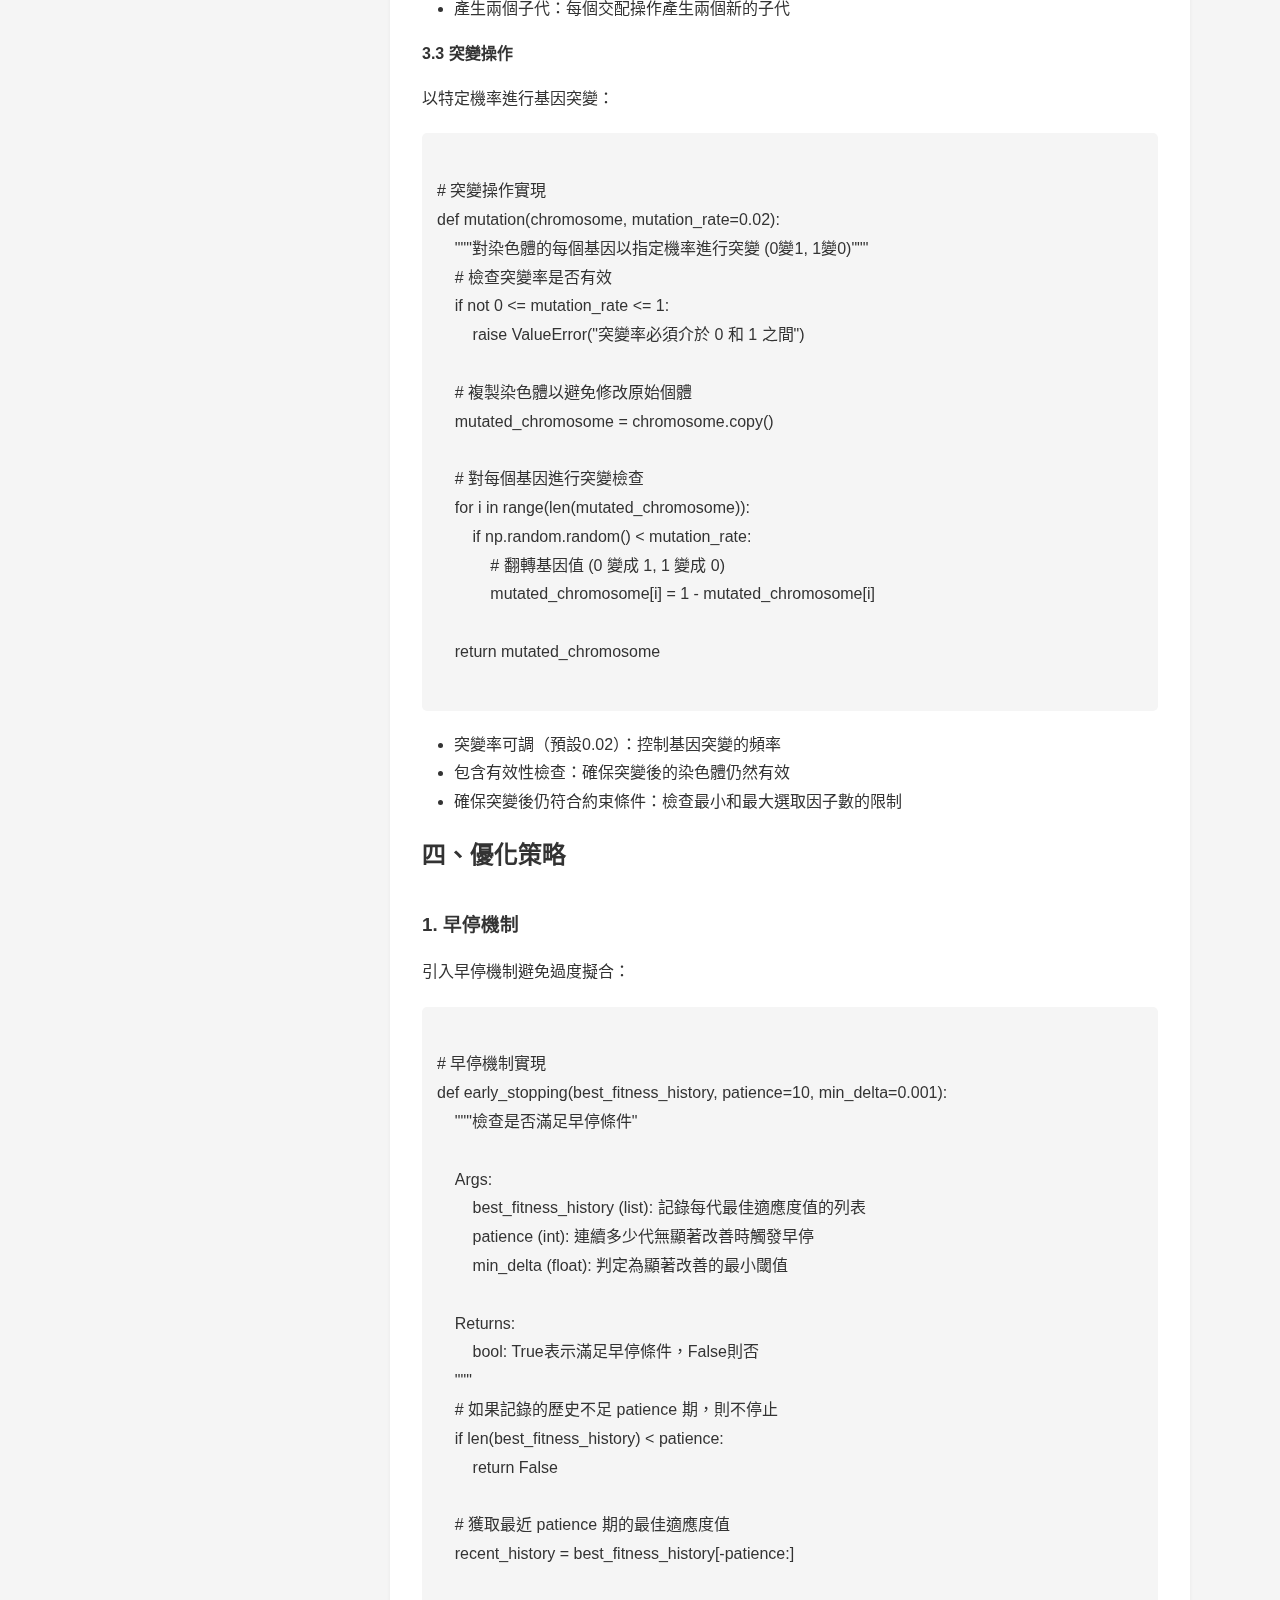
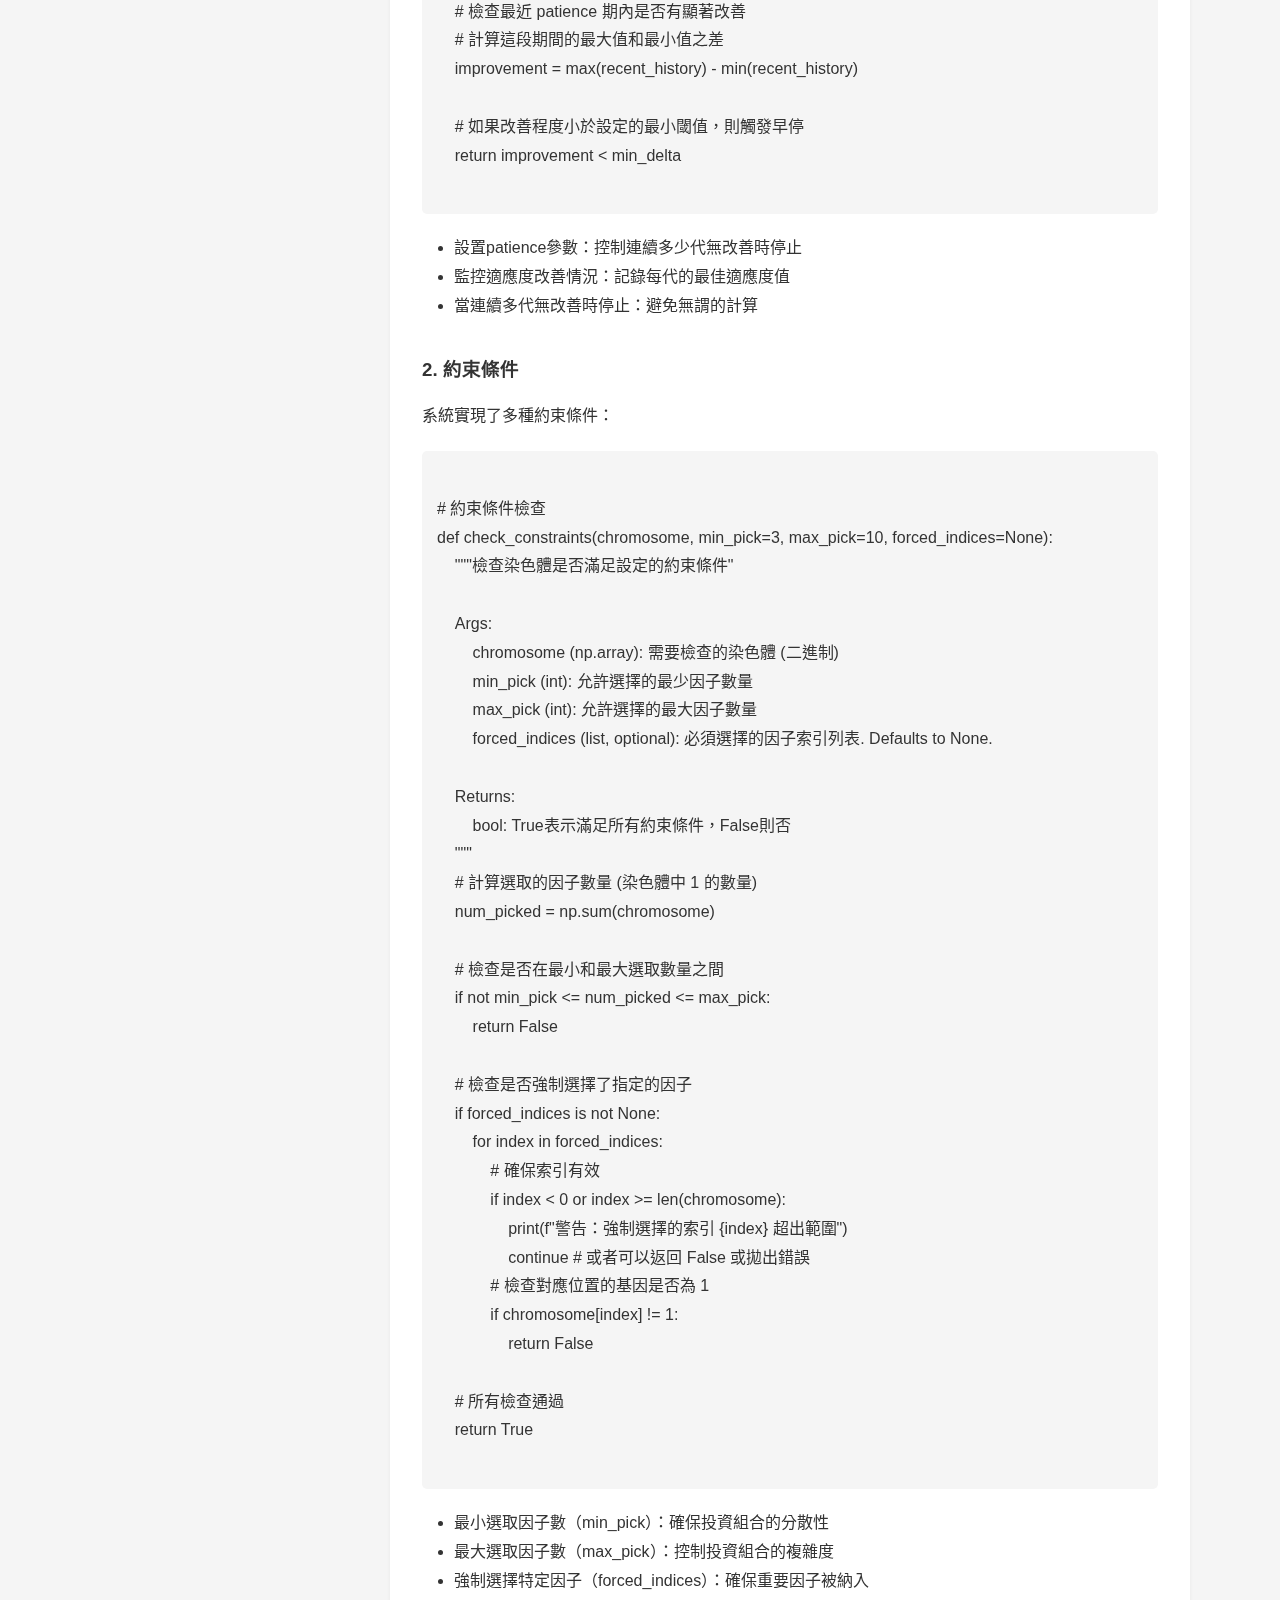
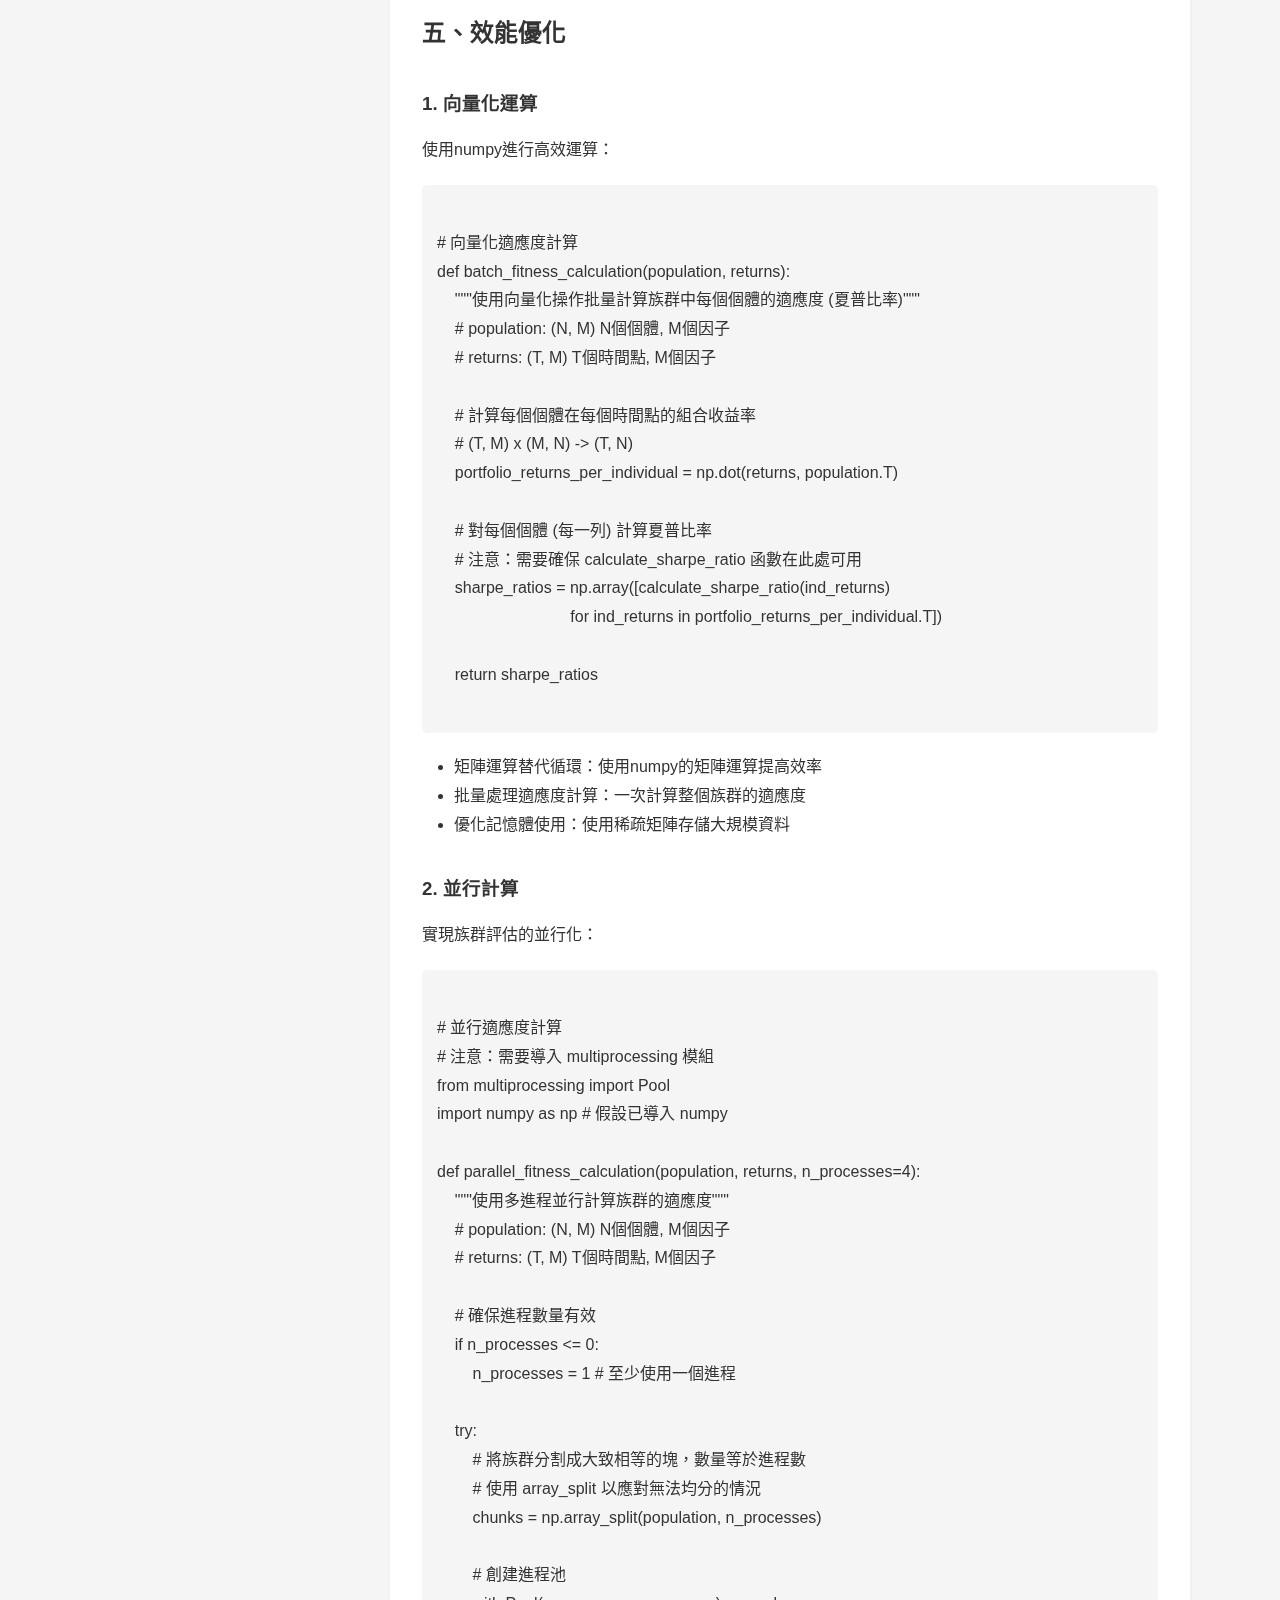
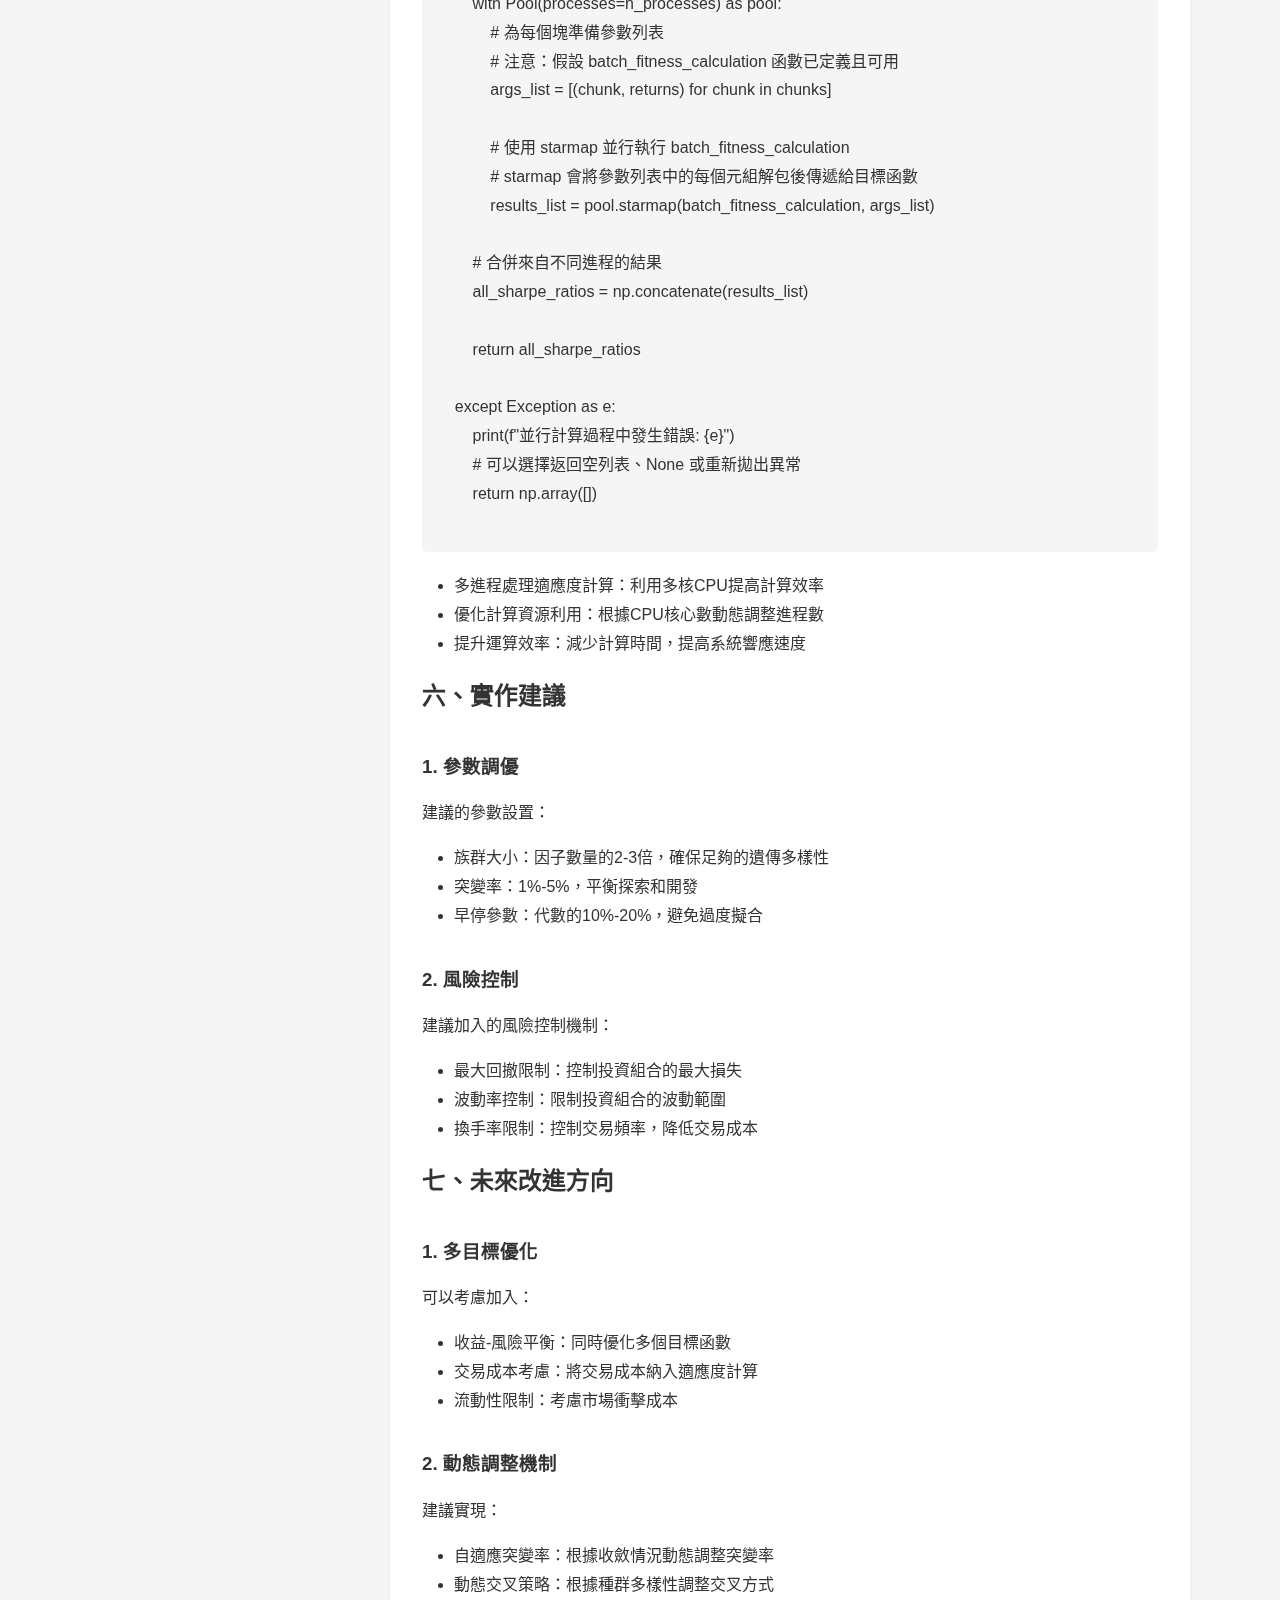
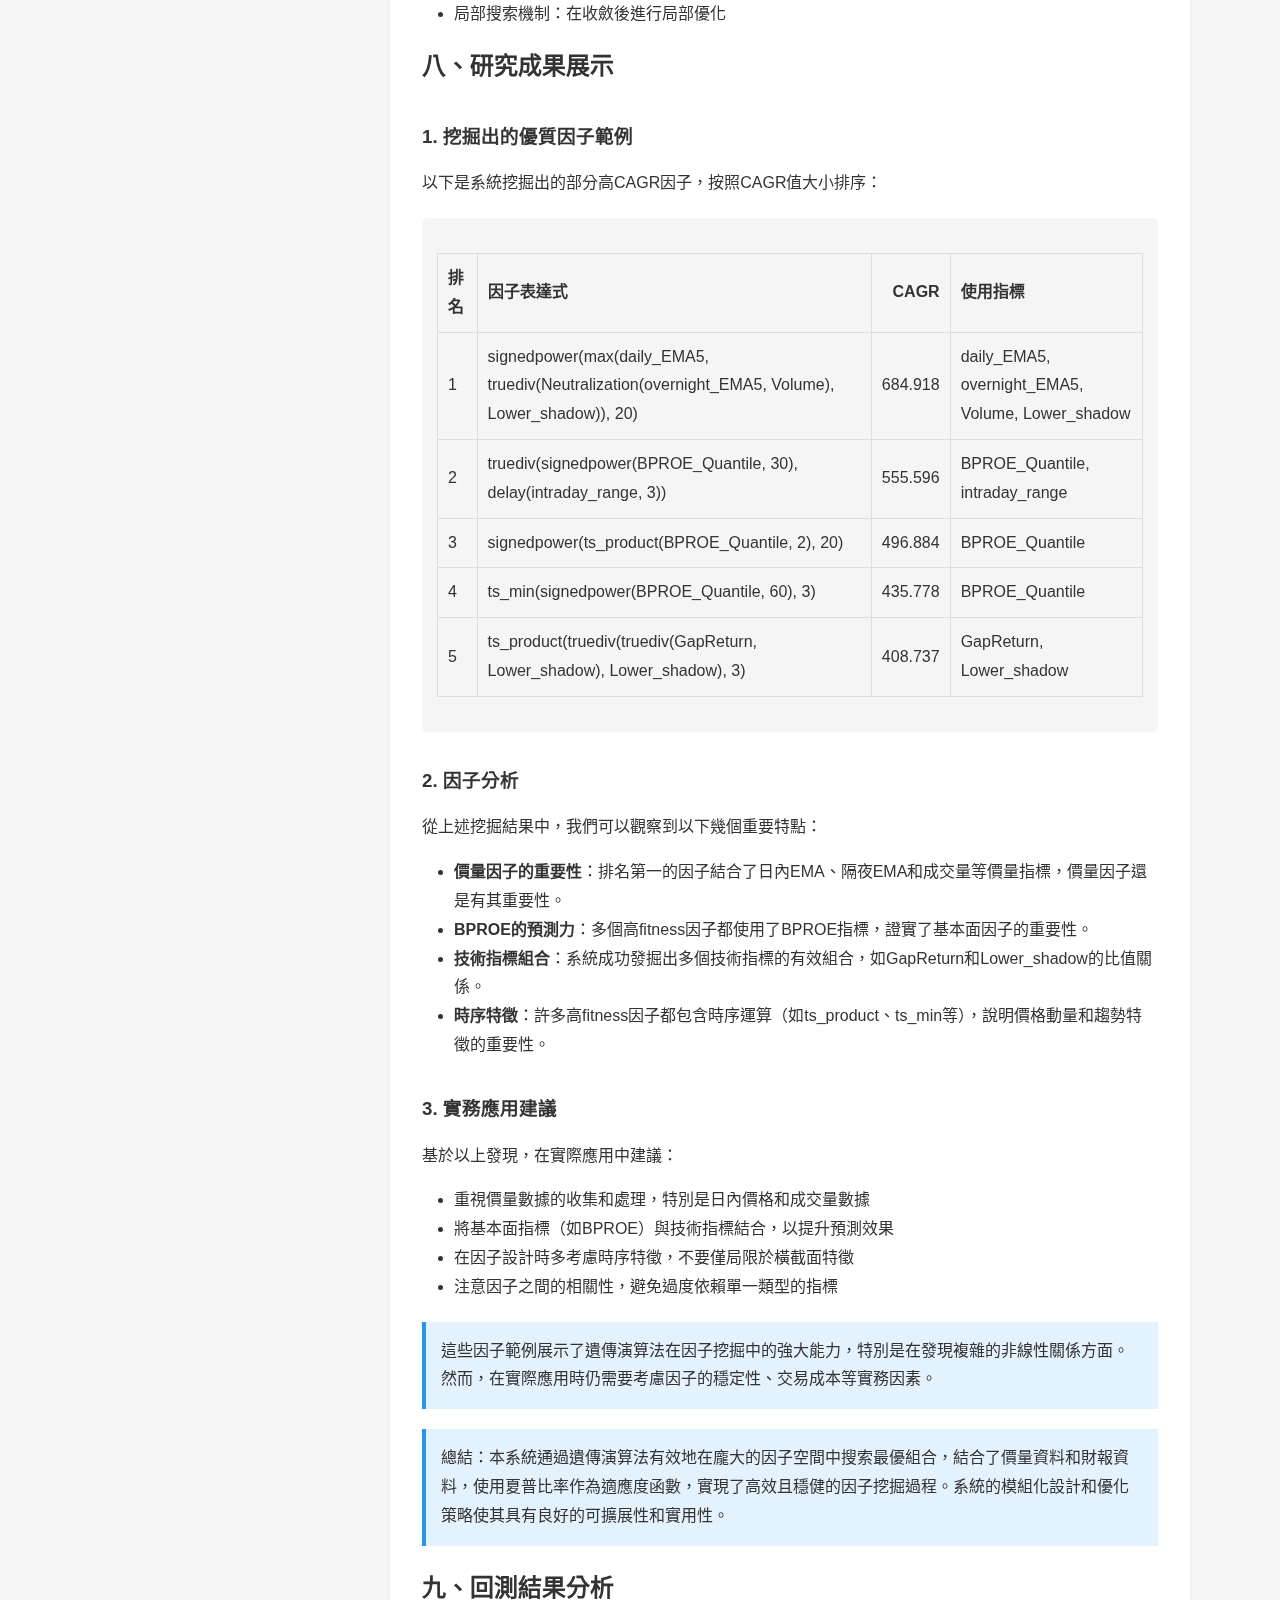
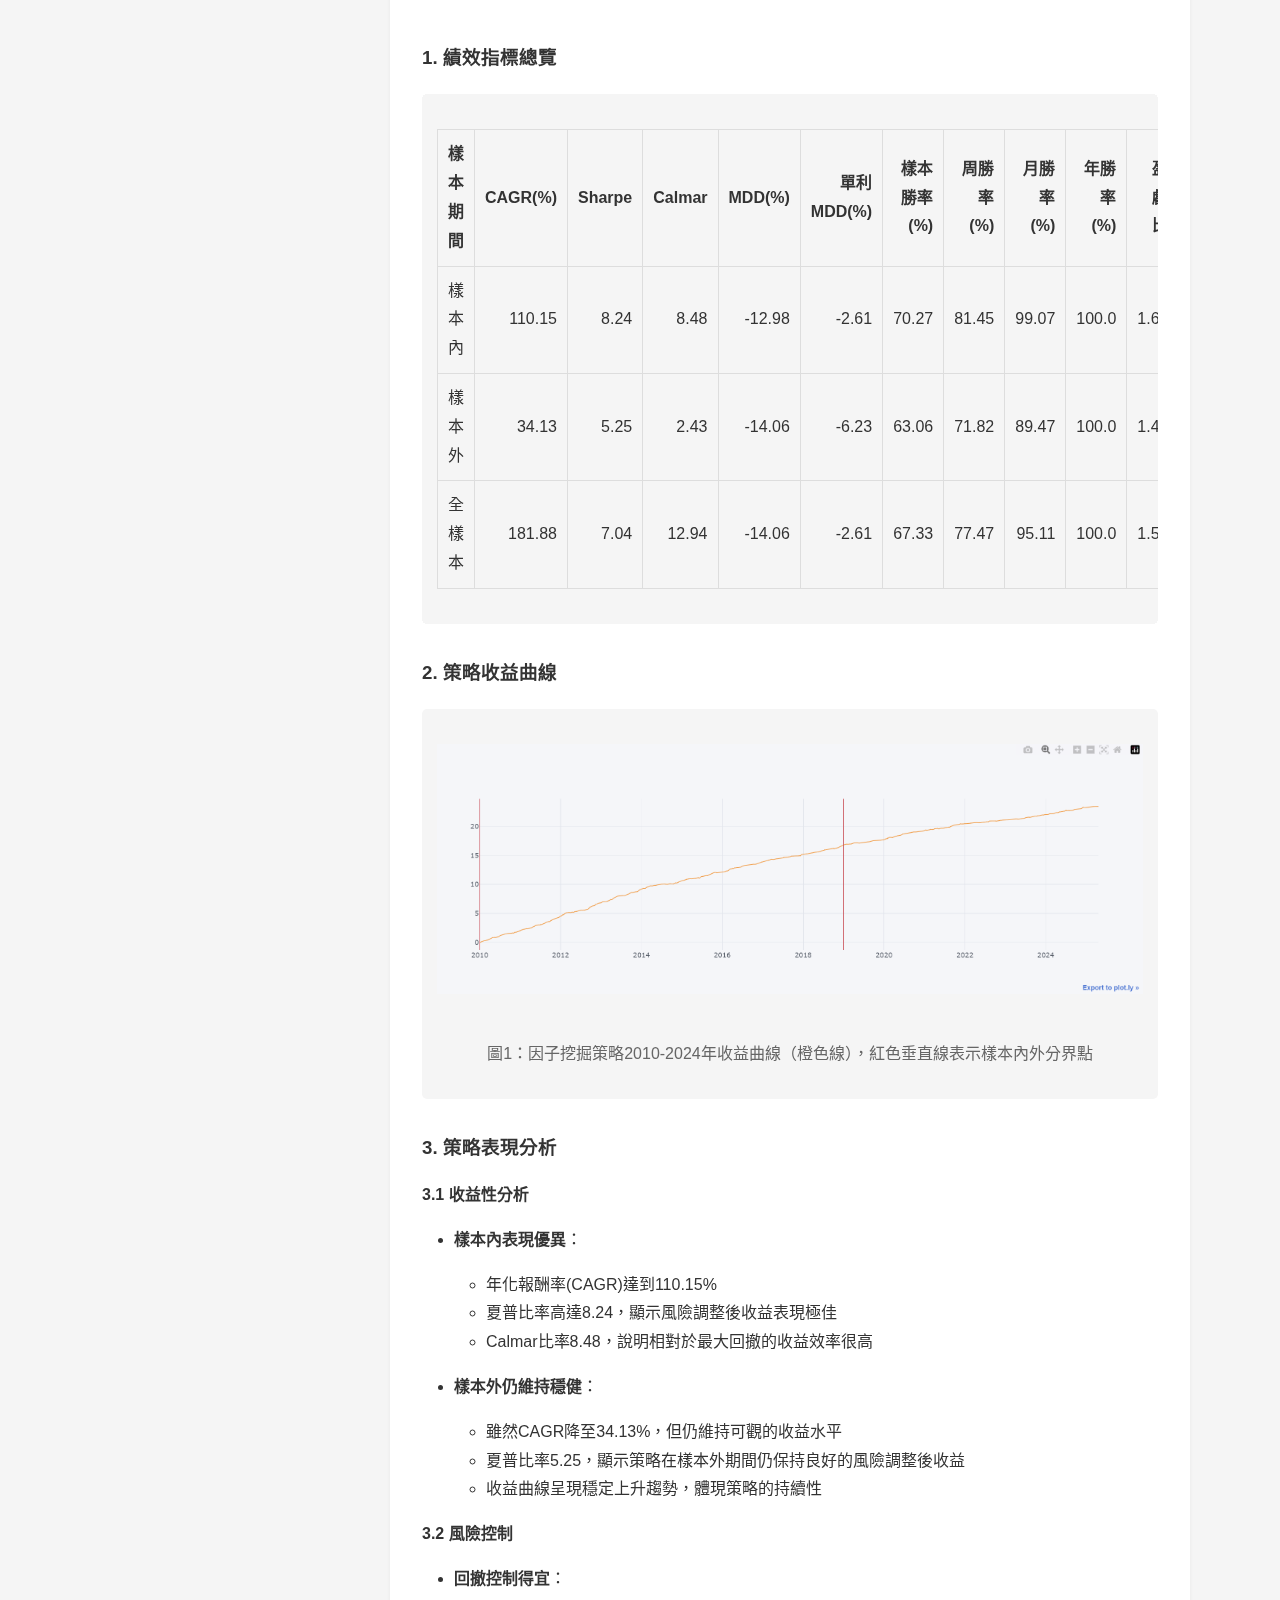
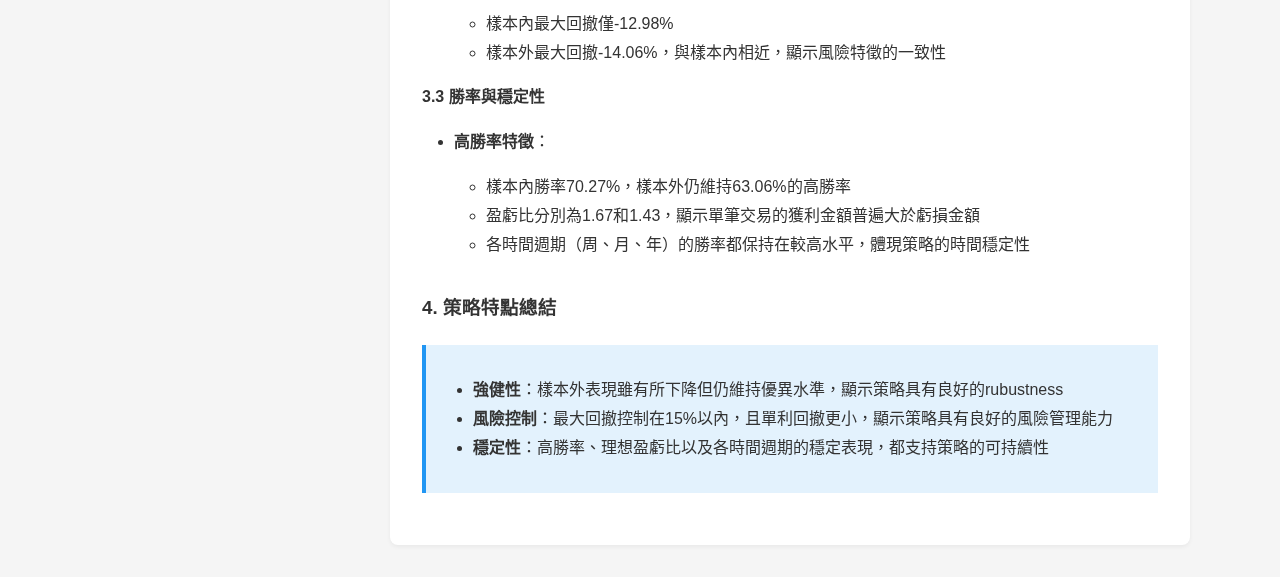
<file: posts/factor-mining.html>
<!DOCTYPE html>
<html lang="zh-TW">
<head>
    <meta charset="UTF-8">
    <meta name="viewport" content="width=device-width, initial-scale=1.0">
    <title>因子挖掘 - Roger Chen</title>
    <link rel="stylesheet" href="../styles/main.css">
    <link href="https://fonts.googleapis.com/css2?family=Noto+Sans+TC:wght@400;500;700&display=swap" rel="stylesheet">
    <link rel="stylesheet" href="https://cdnjs.cloudflare.com/ajax/libs/font-awesome/6.0.0/css/all.min.css">
    <style>
        body {
            display: flex;
            min-height: 100vh;
            margin: 0;
            padding: 0;
            background-color: #f5f5f5;
        }

        .sidebar {
            width: 300px;
            padding: 2rem;
            background-color: white;
            box-shadow: 0 0 10px rgba(0, 0, 0, 0.1);
            position: fixed;
            height: 100vh;
            overflow-y: auto;
        }

        .main-content {
            flex: 1;
            margin-left: 300px;
            padding: 2rem;
        }

        .avatar {
            width: 120px;
            height: 120px;
            margin: 0 auto 1rem;
        }

        .avatar img {
            width: 100%;
            height: 100%;
            object-fit: cover;
            border-radius: 8px;
        }

        .profile-info {
            text-align: center;
            margin-bottom: 2rem;
        }

        .profile-info h1 {
            margin: 0.5rem 0;
            font-size: 1.5rem;
        }

        .profile-info .subtitle {
            color: #666;
            font-size: 0.9rem;
            margin: 0.5rem 0;
            line-height: 1.4;
        }

        .social-icons {
            display: flex;
            justify-content: center;
            gap: 1rem;
            margin: 1rem 0;
        }

        .social-icons a {
            color: #666;
            font-size: 1.2rem;
        }

        .nav-links {
            margin-top: 2rem;
        }

        .nav-links a {
            display: flex;
            align-items: center;
            padding: 0.5rem;
            color: #333;
            text-decoration: none;
            font-size: 1rem;
            gap: 0.5rem;
        }

        .nav-links a:hover {
            background-color: #f5f5f5;
        }

        .post-content {
            max-width: 800px;
            margin: 0 auto;
            background: white;
            padding: 2rem;
            border-radius: 8px;
            box-shadow: 0 2px 4px rgba(0, 0, 0, 0.05);
        }

        .post-header {
            margin-bottom: 2rem;
        }

        .post-header h1 {
            margin: 0 0 1rem 0;
            font-size: 2rem;
            color: #333;
        }

        .post-meta {
            color: #666;
            font-size: 0.9rem;
        }

        article {
            color: #333;
            line-height: 1.8;
        }

        article h3 {
            margin: 2rem 0 1rem;
            color: #333;
        }

        article p {
            margin: 1rem 0;
        }

        article ul {
            margin: 1rem 0;
            padding-left: 2rem;
        }

        .code-block {
            background-color: #f5f5f5;
            padding: 15px;
            border-radius: 5px;
            overflow-x: auto;
            margin: 20px 0;
        }

        .note {
            background-color: #e3f2fd;
            padding: 15px;
            border-left: 4px solid #2196f3;
            margin: 20px 0;
        }

        @media (max-width: 768px) {
            .sidebar {
                width: 100%;
                position: relative;
                height: auto;
            }
            
            .main-content {
                margin-left: 0;
            }
        }
    </style>
</head>
<body>
    <div class="sidebar">
        <div class="profile-info">
            <div class="avatar">
                <img src="../assets/profile.jpg" alt="Roger Chen">
            </div>
            <h1>Roger Chen</h1>
            <p class="subtitle">Quantitative Trading Intern @ President Securities Corp | M.S. student @ NCCU</p>
            <div class="social-icons">
                <a href="https://github.com/roger2389" target="_blank"><i class="fab fa-github"></i></a>
                <a href="https://www.linkedin.com/in/sheng-hua-chen-8b735b2a5/" target="_blank"><i class="fab fa-linkedin"></i></a>
                <a href="mailto:aad53325489@gmail.com"><i class="fas fa-envelope"></i></a>
                <a href="https://medium.com/@aad53325489" target="_blank"><i class="fab fa-medium"></i></a>
                <a href="https://drive.google.com/file/d/1Qsm1zQCbbe_qtUKkvVdzRn6InA94txsg/view?usp=drive_link" target="_blank"><i class="fas fa-file-alt"></i></a>
            </div>
        </div>
        <div class="nav-links">
            <a href="../index.html"><i class="fas fa-home"></i> Home</a>
            <a href="../posts.html"><i class="fas fa-pen"></i> Posts</a>
            <a href="../about.html"><i class="fas fa-user"></i> About</a>
        </div>
    </div>

    <div class="main-content">
        <div class="post-content">
            <div class="post-header">
                <h1>因子挖掘：基於遺傳演算法的多因子選股策略</h1>
                <div class="post-meta">
                    <span><i class="far fa-calendar"></i> 2024-12-25</span>
                </div>
            </div>

            <article>
                <div class="note">
                    本文將詳細分析一個基於遺傳演算法(GA)的因子挖掘系統，該系統整合了價量資料和財報資料，並使用夏普比率作為適應度函數。
                </div>

                <h2>一、系統架構概述</h2>
                <p>本系統採用遺傳演算法進行因子挖掘，主要包含以下核心組件：</p>
                <ul>
                    <li>GA選股器（GAStockSelection）：負責整個遺傳演算法的流程控制，包括族群初始化、選擇、交配和突變等操作</li>
                    <li>因子池優化機制：管理因子庫，包括因子的添加、刪除和權重調整</li>
                    <li>適應度評估系統：計算每個個體的適應度值，使用夏普比率作為主要評估指標</li>
                    <li>遺傳操作實現：包含選擇、交配和突變等遺傳操作的核心實現</li>
                </ul>

                <h2>二、資料處理與特徵工程</h2>
                <h3>1. 資料來源</h3>
                <p>系統整合了兩大類資料：</p>
                <ul>
                    <li><strong>價量資料</strong>：
                        <ul>
                            <li>價格資料：收盤價、開盤價、最高價、最低價</li>
                            <li>成交量資料：日成交量、成交金額</li>
                            <li>技術指標：RSI、MACD、KD、布林通道等</li>
                            <li>市場情緒指標：融資融券、外資持股等</li>
                        </ul>
                    </li>
                    <li><strong>財報資料</strong>：
                        <ul>
                            <li>財務比率：ROE、ROA、負債比率等</li>
                            <li>成長性指標：營收成長率、EPS成長率等</li>
                            <li>營運效率：存貨週轉率、應收帳款週轉率等</li>
                            <li>現金流量指標：營業現金流量、自由現金流量等</li>
                        </ul>
                    </li>
                </ul>

                <h3>2. 資料預處理</h3>
                <p>在進行因子挖掘前，系統會進行以下預處理：</p>
                <ul>
                    <li><strong>異常值檢測與處理</strong>：
                        <ul>
                            <li>使用3倍標準差法識別異常值</li>
                            <li>使用IQR（四分位距）方法處理極端值</li>
                            <li>對異常值進行縮尾處理（Winsorization）</li>
                        </ul>
                    </li>
                    <li><strong>標準化處理</strong>：
                        <ul>
                            <li>Z-score標準化：適用於正態分佈的資料</li>
                            <li>Min-Max標準化：適用於有界資料</li>
                            <li>Robust標準化：適用於有異常值的資料</li>
                        </ul>
                    </li>
                    <li><strong>特徵選擇</strong>：
                        <ul>
                            <li>使用相關係數矩陣去除高度相關的特徵</li>
                        </ul>
                    </li>
                </ul>

                <h2>三、遺傳演算法實現</h2>
                <h3>1. 染色體設計</h3>
                <p>染色體採用二進制編碼，每個基因代表一個因子的選擇狀態：</p>
                <ul>
                    <li>1：選擇該因子，表示該因子被納入投資組合</li>
                    <li>0：不選擇該因子，表示該因子被排除</li>
                </ul>
                <div class="note">
                    染色體長度等於因子庫中的因子數量，例如如果有100個因子，則染色體長度為100位元。
                </div>

                <h3>2. 適應度函數</h3>
                <p>使用夏普比率作為適應度函數，計算公式如下：</p>
                <div class="code-block">
                    <pre><code class="language-python">
# 適應度計算核心邏輯
def calculate_sharpe_ratio(returns, risk_free_rate=0.02):
    """計算給定收益率序列的年化夏普比率"""
    # 計算年化收益率 (假設一年252個交易日)
    annual_return = np.mean(returns) * 252
    
    # 計算年化波動率
    annual_volatility = np.std(returns) * np.sqrt(252)
    
    # 檢查波動率是否為零或非常接近零，避免除以零錯誤
    if annual_volatility < 1e-8:
        # 如果波動率為零，通常意味著沒有風險，夏普比率無意義或可視為零
        return 0.0 
    
    # 計算夏普比率
    sharpe_ratio = (annual_return - risk_free_rate) / annual_volatility
    return sharpe_ratio

# 投資組合收益計算範例 (假設 returns 是因子收益率, chromosome 是因子權重)
# portfolio_returns = np.dot(returns, chromosome) 

# 計算適應度 (夏普比率)
# fitness = calculate_sharpe_ratio(portfolio_returns)
                    </code></pre>
                </div>
                <div class="note">
                    夏普比率衡量的是每單位風險所獲得的超額收益，數值越高表示風險調整後的收益越好。
                </div>

                <h3>3. 遺傳操作</h3>
                <h4>3.1 選擇機制</h4>
                <p>採用輪盤式選擇（Roulette Wheel Selection）：</p>
                <ul>
                    <li>根據適應度值計算選擇機率：
                        <div class="code-block">
                            <pre><code class="language-python">
# 計算選擇機率
def calculate_selection_probability(fitness_values):
    """根據適應度值計算輪盤式選擇的機率"""
    # 處理負適應度值
    min_fitness = min(fitness_values)
    if min_fitness < 0:
        # 使用線性變換將所有適應度值轉為正值 (加上一個小數避免全為0)
        fitness_values = [f - min_fitness + 1e-6 for f in fitness_values] 
    
    # 計算總適應度
    total_fitness = sum(fitness_values)
    
    # 檢查總適應度是否為零或非常接近零
    if total_fitness < 1e-8:
        # 如果所有適應度都接近零，則賦予相等機率
        num_individuals = len(fitness_values)
        # 避免除以零
        if num_individuals == 0:
            return []
        return [1.0 / num_individuals] * num_individuals
        
    # 計算選擇機率
    probabilities = [f / total_fitness for f in fitness_values]
    return probabilities
                            </code></pre>
                        </div>
                    </li>
                    <li>處理負適應度值的情況：使用線性變換將所有適應度值轉為正值</li>
                    <li>確保選擇的公平性：使用累積機率進行選擇，避免選擇偏差</li>
                </ul>

                <h4>3.2 交配操作</h4>
                <p>實現單點交配策略：</p>
                <div class="code-block">
                    <pre><code class="language-python">
# 單點交配實現
def single_point_crossover(parent1, parent2):
    """執行單點交配操作，生成兩個子代"""
    # 確保父代長度相同且不為空
    if len(parent1) != len(parent2) or len(parent1) == 0:
        raise ValueError("父代染色體長度必須相同且不為零")
    
    # 隨機選擇交叉點 (不包含第一個和最後一個位置)
    # 如果染色體長度只有1，則無法進行交配，直接回傳原父代
    if len(parent1) < 2:
        return parent1.copy(), parent2.copy()
        
    crossover_point = np.random.randint(1, len(parent1))
    
    # 產生子代
    # 子代1 = 父代1的前半部分 + 父代2的後半部分
    child1 = np.concatenate([parent1[:crossover_point], parent2[crossover_point:]])
    # 子代2 = 父代2的前半部分 + 父代1的後半部分
    child2 = np.concatenate([parent2[:crossover_point], parent1[crossover_point:]])
    
    return child1, child2
                    </code></pre>
                </div>
                <ul>
                    <li>隨機選擇交叉點：在染色體長度範圍內隨機選擇一個位置</li>
                    <li>交換父代染色體的部分基因：在交叉點處交換兩個父代的基因</li>
                    <li>產生兩個子代：每個交配操作產生兩個新的子代</li>
                </ul>

                <h4>3.3 突變操作</h4>
                <p>以特定機率進行基因突變：</p>
                <div class="code-block">
                    <pre><code class="language-python">
# 突變操作實現
def mutation(chromosome, mutation_rate=0.02):
    """對染色體的每個基因以指定機率進行突變 (0變1, 1變0)"""
    # 檢查突變率是否有效
    if not 0 <= mutation_rate <= 1:
        raise ValueError("突變率必須介於 0 和 1 之間")
        
    # 複製染色體以避免修改原始個體
    mutated_chromosome = chromosome.copy()
    
    # 對每個基因進行突變檢查
    for i in range(len(mutated_chromosome)):
        if np.random.random() < mutation_rate:
            # 翻轉基因值 (0 變成 1, 1 變成 0)
            mutated_chromosome[i] = 1 - mutated_chromosome[i]
            
    return mutated_chromosome
                    </code></pre>
                </div>
                <ul>
                    <li>突變率可調（預設0.02）：控制基因突變的頻率</li>
                    <li>包含有效性檢查：確保突變後的染色體仍然有效</li>
                    <li>確保突變後仍符合約束條件：檢查最小和最大選取因子數的限制</li>
                </ul>

                <h2>四、優化策略</h2>
                <h3>1. 早停機制</h3>
                <p>引入早停機制避免過度擬合：</p>
                <div class="code-block">
                    <pre><code class="language-python">
# 早停機制實現
def early_stopping(best_fitness_history, patience=10, min_delta=0.001):
    """檢查是否滿足早停條件"
    
    Args:
        best_fitness_history (list): 記錄每代最佳適應度值的列表
        patience (int): 連續多少代無顯著改善時觸發早停
        min_delta (float): 判定為顯著改善的最小閾值
        
    Returns:
        bool: True表示滿足早停條件，False則否
    """
    # 如果記錄的歷史不足 patience 期，則不停止
    if len(best_fitness_history) < patience:
        return False
        
    # 獲取最近 patience 期的最佳適應度值
    recent_history = best_fitness_history[-patience:]
    
    # 檢查最近 patience 期內是否有顯著改善
    # 計算這段期間的最大值和最小值之差
    improvement = max(recent_history) - min(recent_history)
    
    # 如果改善程度小於設定的最小閾值，則觸發早停
    return improvement < min_delta
                    </code></pre>
                </div>
                <ul>
                    <li>設置patience參數：控制連續多少代無改善時停止</li>
                    <li>監控適應度改善情況：記錄每代的最佳適應度值</li>
                    <li>當連續多代無改善時停止：避免無謂的計算</li>
                </ul>

                <h3>2. 約束條件</h3>
                <p>系統實現了多種約束條件：</p>
                <div class="code-block">
                    <pre><code class="language-python">
# 約束條件檢查
def check_constraints(chromosome, min_pick=3, max_pick=10, forced_indices=None):
    """檢查染色體是否滿足設定的約束條件"
    
    Args:
        chromosome (np.array): 需要檢查的染色體 (二進制)
        min_pick (int): 允許選擇的最少因子數量
        max_pick (int): 允許選擇的最大因子數量
        forced_indices (list, optional): 必須選擇的因子索引列表. Defaults to None.
        
    Returns:
        bool: True表示滿足所有約束條件，False則否
    """
    # 計算選取的因子數量 (染色體中 1 的數量)
    num_picked = np.sum(chromosome)
    
    # 檢查是否在最小和最大選取數量之間
    if not min_pick <= num_picked <= max_pick:
        return False
        
    # 檢查是否強制選擇了指定的因子
    if forced_indices is not None:
        for index in forced_indices:
            # 確保索引有效
            if index < 0 or index >= len(chromosome):
                print(f"警告：強制選擇的索引 {index} 超出範圍")
                continue # 或者可以返回 False 或拋出錯誤
            # 檢查對應位置的基因是否為 1
            if chromosome[index] != 1:
                return False
                
    # 所有檢查通過
    return True
                    </code></pre>
                </div>
                <ul>
                    <li>最小選取因子數（min_pick）：確保投資組合的分散性</li>
                    <li>最大選取因子數（max_pick）：控制投資組合的複雜度</li>
                    <li>強制選擇特定因子（forced_indices）：確保重要因子被納入</li>
                </ul>

                <h2>五、效能優化</h2>
                <h3>1. 向量化運算</h3>
                <p>使用numpy進行高效運算：</p>
                <div class="code-block">
                    <pre><code class="language-python">
# 向量化適應度計算
def batch_fitness_calculation(population, returns):
    """使用向量化操作批量計算族群中每個個體的適應度 (夏普比率)"""
    # population: (N, M) N個個體, M個因子
    # returns: (T, M) T個時間點, M個因子
    
    # 計算每個個體在每個時間點的組合收益率
    # (T, M) x (M, N) -> (T, N)
    portfolio_returns_per_individual = np.dot(returns, population.T)
    
    # 對每個個體 (每一列) 計算夏普比率
    # 注意：需要確保 calculate_sharpe_ratio 函數在此處可用
    sharpe_ratios = np.array([calculate_sharpe_ratio(ind_returns) 
                              for ind_returns in portfolio_returns_per_individual.T])
                              
    return sharpe_ratios
                    </code></pre>
                </div>
                <ul>
                    <li>矩陣運算替代循環：使用numpy的矩陣運算提高效率</li>
                    <li>批量處理適應度計算：一次計算整個族群的適應度</li>
                    <li>優化記憶體使用：使用稀疏矩陣存儲大規模資料</li>
                </ul>

                <h3>2. 並行計算</h3>
                <p>實現族群評估的並行化：</p>
                <div class="code-block">
                    <pre><code class="language-python">
# 並行適應度計算
# 注意：需要導入 multiprocessing 模組
from multiprocessing import Pool
import numpy as np # 假設已導入 numpy

def parallel_fitness_calculation(population, returns, n_processes=4):
    """使用多進程並行計算族群的適應度"""
    # population: (N, M) N個個體, M個因子
    # returns: (T, M) T個時間點, M個因子
    
    # 確保進程數量有效
    if n_processes <= 0:
        n_processes = 1 # 至少使用一個進程
    
    try:
        # 將族群分割成大致相等的塊，數量等於進程數
        # 使用 array_split 以應對無法均分的情況
        chunks = np.array_split(population, n_processes)
        
        # 創建進程池
        with Pool(processes=n_processes) as pool:
            # 為每個塊準備參數列表
            # 注意：假設 batch_fitness_calculation 函數已定義且可用
            args_list = [(chunk, returns) for chunk in chunks]
            
            # 使用 starmap 並行執行 batch_fitness_calculation
            # starmap 會將參數列表中的每個元組解包後傳遞給目標函數
            results_list = pool.starmap(batch_fitness_calculation, args_list)
            
        # 合併來自不同進程的結果
        all_sharpe_ratios = np.concatenate(results_list)
        
        return all_sharpe_ratios
        
    except Exception as e:
        print(f"並行計算過程中發生錯誤: {e}")
        # 可以選擇返回空列表、None 或重新拋出異常
        return np.array([]) 
                    </code></pre>
                </div>
                <ul>
                    <li>多進程處理適應度計算：利用多核CPU提高計算效率</li>
                    <li>優化計算資源利用：根據CPU核心數動態調整進程數</li>
                    <li>提升運算效率：減少計算時間，提高系統響應速度</li>
                </ul>

                <h2>六、實作建議</h2>
                <h3>1. 參數調優</h3>
                <p>建議的參數設置：</p>
                <ul>
                    <li>族群大小：因子數量的2-3倍，確保足夠的遺傳多樣性</li>
                    <li>突變率：1%-5%，平衡探索和開發</li>
                    <li>早停參數：代數的10%-20%，避免過度擬合</li>
                </ul>

                <h3>2. 風險控制</h3>
                <p>建議加入的風險控制機制：</p>
                <ul>
                    <li>最大回撤限制：控制投資組合的最大損失</li>
                    <li>波動率控制：限制投資組合的波動範圍</li>
                    <li>換手率限制：控制交易頻率，降低交易成本</li>
                </ul>

                <h2>七、未來改進方向</h2>
                <h3>1. 多目標優化</h3>
                <p>可以考慮加入：</p>
                <ul>
                    <li>收益-風險平衡：同時優化多個目標函數</li>
                    <li>交易成本考慮：將交易成本納入適應度計算</li>
                    <li>流動性限制：考慮市場衝擊成本</li>
                </ul>

                <h3>2. 動態調整機制</h3>
                <p>建議實現：</p>
                <ul>
                    <li>自適應突變率：根據收斂情況動態調整突變率</li>
                    <li>動態交叉策略：根據種群多樣性調整交叉方式</li>
                    <li>局部搜索機制：在收斂後進行局部優化</li>
                </ul>

                <h2>八、研究成果展示</h2>
                <h3>1. 挖掘出的優質因子範例</h3>
                <p>以下是系統挖掘出的部分高CAGR因子，按照CAGR值大小排序：</p>
                
                <div class="code-block">
                    <table style="width: 100%; border-collapse: collapse; margin: 20px 0;">
                        <thead>
                            <tr style="background-color: #f5f5f5;">
                                <th style="padding: 10px; text-align: left; border: 1px solid #ddd;">排名</th>
                                <th style="padding: 10px; text-align: left; border: 1px solid #ddd;">因子表達式</th>
                                <th style="padding: 10px; text-align: right; border: 1px solid #ddd;">CAGR</th>
                                <th style="padding: 10px; text-align: left; border: 1px solid #ddd;">使用指標</th>
                            </tr>
                        </thead>
                        <tbody>
                            <tr>
                                <td style="padding: 10px; border: 1px solid #ddd;">1</td>
                                <td style="padding: 10px; border: 1px solid #ddd;">signedpower(max(daily_EMA5, truediv(Neutralization(overnight_EMA5, Volume), Lower_shadow)), 20)</td>
                                <td style="padding: 10px; text-align: right; border: 1px solid #ddd;">684.918</td>
                                <td style="padding: 10px; border: 1px solid #ddd;">daily_EMA5, overnight_EMA5, Volume, Lower_shadow</td>
                            </tr>
                            <tr>
                                <td style="padding: 10px; border: 1px solid #ddd;">2</td>
                                <td style="padding: 10px; border: 1px solid #ddd;">truediv(signedpower(BPROE_Quantile, 30), delay(intraday_range, 3))</td>
                                <td style="padding: 10px; text-align: right; border: 1px solid #ddd;">555.596</td>
                                <td style="padding: 10px; border: 1px solid #ddd;">BPROE_Quantile, intraday_range</td>
                            </tr>
                            <tr>
                                <td style="padding: 10px; border: 1px solid #ddd;">3</td>
                                <td style="padding: 10px; border: 1px solid #ddd;">signedpower(ts_product(BPROE_Quantile, 2), 20)</td>
                                <td style="padding: 10px; text-align: right; border: 1px solid #ddd;">496.884</td>
                                <td style="padding: 10px; border: 1px solid #ddd;">BPROE_Quantile</td>
                            </tr>
                            <tr>
                                <td style="padding: 10px; border: 1px solid #ddd;">4</td>
                                <td style="padding: 10px; border: 1px solid #ddd;">ts_min(signedpower(BPROE_Quantile, 60), 3)</td>
                                <td style="padding: 10px; text-align: right; border: 1px solid #ddd;">435.778</td>
                                <td style="padding: 10px; border: 1px solid #ddd;">BPROE_Quantile</td>
                            </tr>
                            <tr>
                                <td style="padding: 10px; border: 1px solid #ddd;">5</td>
                                <td style="padding: 10px; border: 1px solid #ddd;">ts_product(truediv(truediv(GapReturn, Lower_shadow), Lower_shadow), 3)</td>
                                <td style="padding: 10px; text-align: right; border: 1px solid #ddd;">408.737</td>
                                <td style="padding: 10px; border: 1px solid #ddd;">GapReturn, Lower_shadow</td>
                            </tr>
                        </tbody>
                    </table>
                </div>

                <h3>2. 因子分析</h3>
                <p>從上述挖掘結果中，我們可以觀察到以下幾個重要特點：</p>
                <ul>
                    <li><strong>價量因子的重要性</strong>：排名第一的因子結合了日內EMA、隔夜EMA和成交量等價量指標，價量因子還是有其重要性。</li>
                    <li><strong>BPROE的預測力</strong>：多個高fitness因子都使用了BPROE指標，證實了基本面因子的重要性。</li>
                    <li><strong>技術指標組合</strong>：系統成功發掘出多個技術指標的有效組合，如GapReturn和Lower_shadow的比值關係。</li>
                    <li><strong>時序特徵</strong>：許多高fitness因子都包含時序運算（如ts_product、ts_min等），說明價格動量和趨勢特徵的重要性。</li>
                </ul>

                <h3>3. 實務應用建議</h3>
                <p>基於以上發現，在實際應用中建議：</p>
                <ul>
                    <li>重視價量數據的收集和處理，特別是日內價格和成交量數據</li>
                    <li>將基本面指標（如BPROE）與技術指標結合，以提升預測效果</li>
                    <li>在因子設計時多考慮時序特徵，不要僅局限於橫截面特徵</li>
                    <li>注意因子之間的相關性，避免過度依賴單一類型的指標</li>
                </ul>

                <div class="note">
                    這些因子範例展示了遺傳演算法在因子挖掘中的強大能力，特別是在發現複雜的非線性關係方面。然而，在實際應用時仍需要考慮因子的穩定性、交易成本等實務因素。
                </div>

                <div class="note">
                    總結：本系統通過遺傳演算法有效地在龐大的因子空間中搜索最優組合，結合了價量資料和財報資料，使用夏普比率作為適應度函數，實現了高效且穩健的因子挖掘過程。系統的模組化設計和優化策略使其具有良好的可擴展性和實用性。
                </div>

                <h2>九、回測結果分析</h2>
                <h3>1. 績效指標總覽</h3>
                <div class="code-block">
                    <table style="width: 100%; border-collapse: collapse; margin: 20px 0;">
                        <thead>
                            <tr style="background-color: #f5f5f5;">
                                <th style="padding: 10px; text-align: left; border: 1px solid #ddd;">樣本期間</th>
                                <th style="padding: 10px; text-align: right; border: 1px solid #ddd;">CAGR(%)</th>
                                <th style="padding: 10px; text-align: right; border: 1px solid #ddd;">Sharpe</th>
                                <th style="padding: 10px; text-align: right; border: 1px solid #ddd;">Calmar</th>
                                <th style="padding: 10px; text-align: right; border: 1px solid #ddd;">MDD(%)</th>
                                <th style="padding: 10px; text-align: right; border: 1px solid #ddd;">單利MDD(%)</th>
                                <th style="padding: 10px; text-align: right; border: 1px solid #ddd;">樣本勝率(%)</th>
                                <th style="padding: 10px; text-align: right; border: 1px solid #ddd;">周勝率(%)</th>
                                <th style="padding: 10px; text-align: right; border: 1px solid #ddd;">月勝率(%)</th>
                                <th style="padding: 10px; text-align: right; border: 1px solid #ddd;">年勝率(%)</th>
                                <th style="padding: 10px; text-align: right; border: 1px solid #ddd;">盈虧比</th>
                                <th style="padding: 10px; text-align: right; border: 1px solid #ddd;">總賺賠比</th>
                                <th style="padding: 10px; text-align: right; border: 1px solid #ddd;">預期報酬(bps)</th>
                                <th style="padding: 10px; text-align: right; border: 1px solid #ddd;">樣本數</th>
                            </tr>
                        </thead>
                        <tbody>
                            <tr>
                                <td style="padding: 10px; border: 1px solid #ddd;">樣本內</td>
                                <td style="padding: 10px; text-align: right; border: 1px solid #ddd;">110.15</td>
                                <td style="padding: 10px; text-align: right; border: 1px solid #ddd;">8.24</td>
                                <td style="padding: 10px; text-align: right; border: 1px solid #ddd;">8.48</td>
                                <td style="padding: 10px; text-align: right; border: 1px solid #ddd;">-12.98</td>
                                <td style="padding: 10px; text-align: right; border: 1px solid #ddd;">-2.61</td>
                                <td style="padding: 10px; text-align: right; border: 1px solid #ddd;">70.27</td>
                                <td style="padding: 10px; text-align: right; border: 1px solid #ddd;">81.45</td>
                                <td style="padding: 10px; text-align: right; border: 1px solid #ddd;">99.07</td>
                                <td style="padding: 10px; text-align: right; border: 1px solid #ddd;">100.0</td>
                                <td style="padding: 10px; text-align: right; border: 1px solid #ddd;">1.67</td>
                                <td style="padding: 10px; text-align: right; border: 1px solid #ddd;">3.98</td>
                                <td style="padding: 10px; text-align: right; border: 1px solid #ddd;">44.00</td>
                                <td style="padding: 10px; text-align: right; border: 1px solid #ddd;">2223</td>
                            </tr>
                            <tr>
                                <td style="padding: 10px; border: 1px solid #ddd;">樣本外</td>
                                <td style="padding: 10px; text-align: right; border: 1px solid #ddd;">34.13</td>
                                <td style="padding: 10px; text-align: right; border: 1px solid #ddd;">5.25</td>
                                <td style="padding: 10px; text-align: right; border: 1px solid #ddd;">2.43</td>
                                <td style="padding: 10px; text-align: right; border: 1px solid #ddd;">-14.06</td>
                                <td style="padding: 10px; text-align: right; border: 1px solid #ddd;">-6.23</td>
                                <td style="padding: 10px; text-align: right; border: 1px solid #ddd;">63.06</td>
                                <td style="padding: 10px; text-align: right; border: 1px solid #ddd;">71.82</td>
                                <td style="padding: 10px; text-align: right; border: 1px solid #ddd;">89.47</td>
                                <td style="padding: 10px; text-align: right; border: 1px solid #ddd;">100.0</td>
                                <td style="padding: 10px; text-align: right; border: 1px solid #ddd;">1.43</td>
                                <td style="padding: 10px; text-align: right; border: 1px solid #ddd;">2.53</td>
                                <td style="padding: 10px; text-align: right; border: 1px solid #ddd;">17.38</td>
                                <td style="padding: 10px; text-align: right; border: 1px solid #ddd;">1527</td>
                            </tr>
                            <tr>
                                <td style="padding: 10px; border: 1px solid #ddd;">全樣本</td>
                                <td style="padding: 10px; text-align: right; border: 1px solid #ddd;">181.88</td>
                                <td style="padding: 10px; text-align: right; border: 1px solid #ddd;">7.04</td>
                                <td style="padding: 10px; text-align: right; border: 1px solid #ddd;">12.94</td>
                                <td style="padding: 10px; text-align: right; border: 1px solid #ddd;">-14.06</td>
                                <td style="padding: 10px; text-align: right; border: 1px solid #ddd;">-2.61</td>
                                <td style="padding: 10px; text-align: right; border: 1px solid #ddd;">67.33</td>
                                <td style="padding: 10px; text-align: right; border: 1px solid #ddd;">77.47</td>
                                <td style="padding: 10px; text-align: right; border: 1px solid #ddd;">95.11</td>
                                <td style="padding: 10px; text-align: right; border: 1px solid #ddd;">100.0</td>
                                <td style="padding: 10px; text-align: right; border: 1px solid #ddd;">1.59</td>
                                <td style="padding: 10px; text-align: right; border: 1px solid #ddd;">3.35</td>
                                <td style="padding: 10px; text-align: right; border: 1px solid #ddd;">61.46</td>
                                <td style="padding: 10px; text-align: right; border: 1px solid #ddd;">3750</td>
                            </tr>
                        </tbody>
                    </table>
                </div>

                <h3>2. 策略收益曲線</h3>
                <div class="code-block">
                    <img src="../images/factor_mining/image.png" alt="因子挖掘策略收益曲線" style="width: 100%; height: auto; margin: 20px 0;">
                    <p style="text-align: center; color: #666;">圖1：因子挖掘策略2010-2024年收益曲線（橙色線），紅色垂直線表示樣本內外分界點</p>
                </div>

                <h3>3. 策略表現分析</h3>
                <h4>3.1 收益性分析</h4>
                <ul>
                    <li><strong>樣本內表現優異</strong>：
                        <ul>
                            <li>年化報酬率(CAGR)達到110.15%</li>
                            <li>夏普比率高達8.24，顯示風險調整後收益表現極佳</li>
                            <li>Calmar比率8.48，說明相對於最大回撤的收益效率很高</li>
                        </ul>
                    </li>
                    <li><strong>樣本外仍維持穩健</strong>：
                        <ul>
                            <li>雖然CAGR降至34.13%，但仍維持可觀的收益水平</li>
                            <li>夏普比率5.25，顯示策略在樣本外期間仍保持良好的風險調整後收益</li>
                            <li>收益曲線呈現穩定上升趨勢，體現策略的持續性</li>
                        </ul>
                    </li>
                </ul>

                <h4>3.2 風險控制</h4>
                <ul>
                    <li><strong>回撤控制得宜</strong>：
                        <ul>
                            <li>樣本內最大回撤僅-12.98%</li>
                            <li>樣本外最大回撤-14.06%，與樣本內相近，顯示風險特徵的一致性</li>
                        </ul>
                    </li>
                </ul>

                <h4>3.3 勝率與穩定性</h4>
                <ul>
                    <li><strong>高勝率特徵</strong>：
                        <ul>
                            <li>樣本內勝率70.27%，樣本外仍維持63.06%的高勝率</li>
                            <li>盈虧比分別為1.67和1.43，顯示單筆交易的獲利金額普遍大於虧損金額</li>
                            <li>各時間週期（周、月、年）的勝率都保持在較高水平，體現策略的時間穩定性</li>
                        </ul>
                    </li>
                </ul>

                <h3>4. 策略特點總結</h3>
                <div class="note">
                    <ul>
                        <li><strong>強健性</strong>：樣本外表現雖有所下降但仍維持優異水準，顯示策略具有良好的rubustness</li>
                        <li><strong>風險控制</strong>：最大回撤控制在15%以內，且單利回撤更小，顯示策略具有良好的風險管理能力</li>
                        <li><strong>穩定性</strong>：高勝率、理想盈虧比以及各時間週期的穩定表現，都支持策略的可持續性</li>
                    </ul>
                </div>
            </article>
        </div>
    </div>
</body>
</html>
</file>
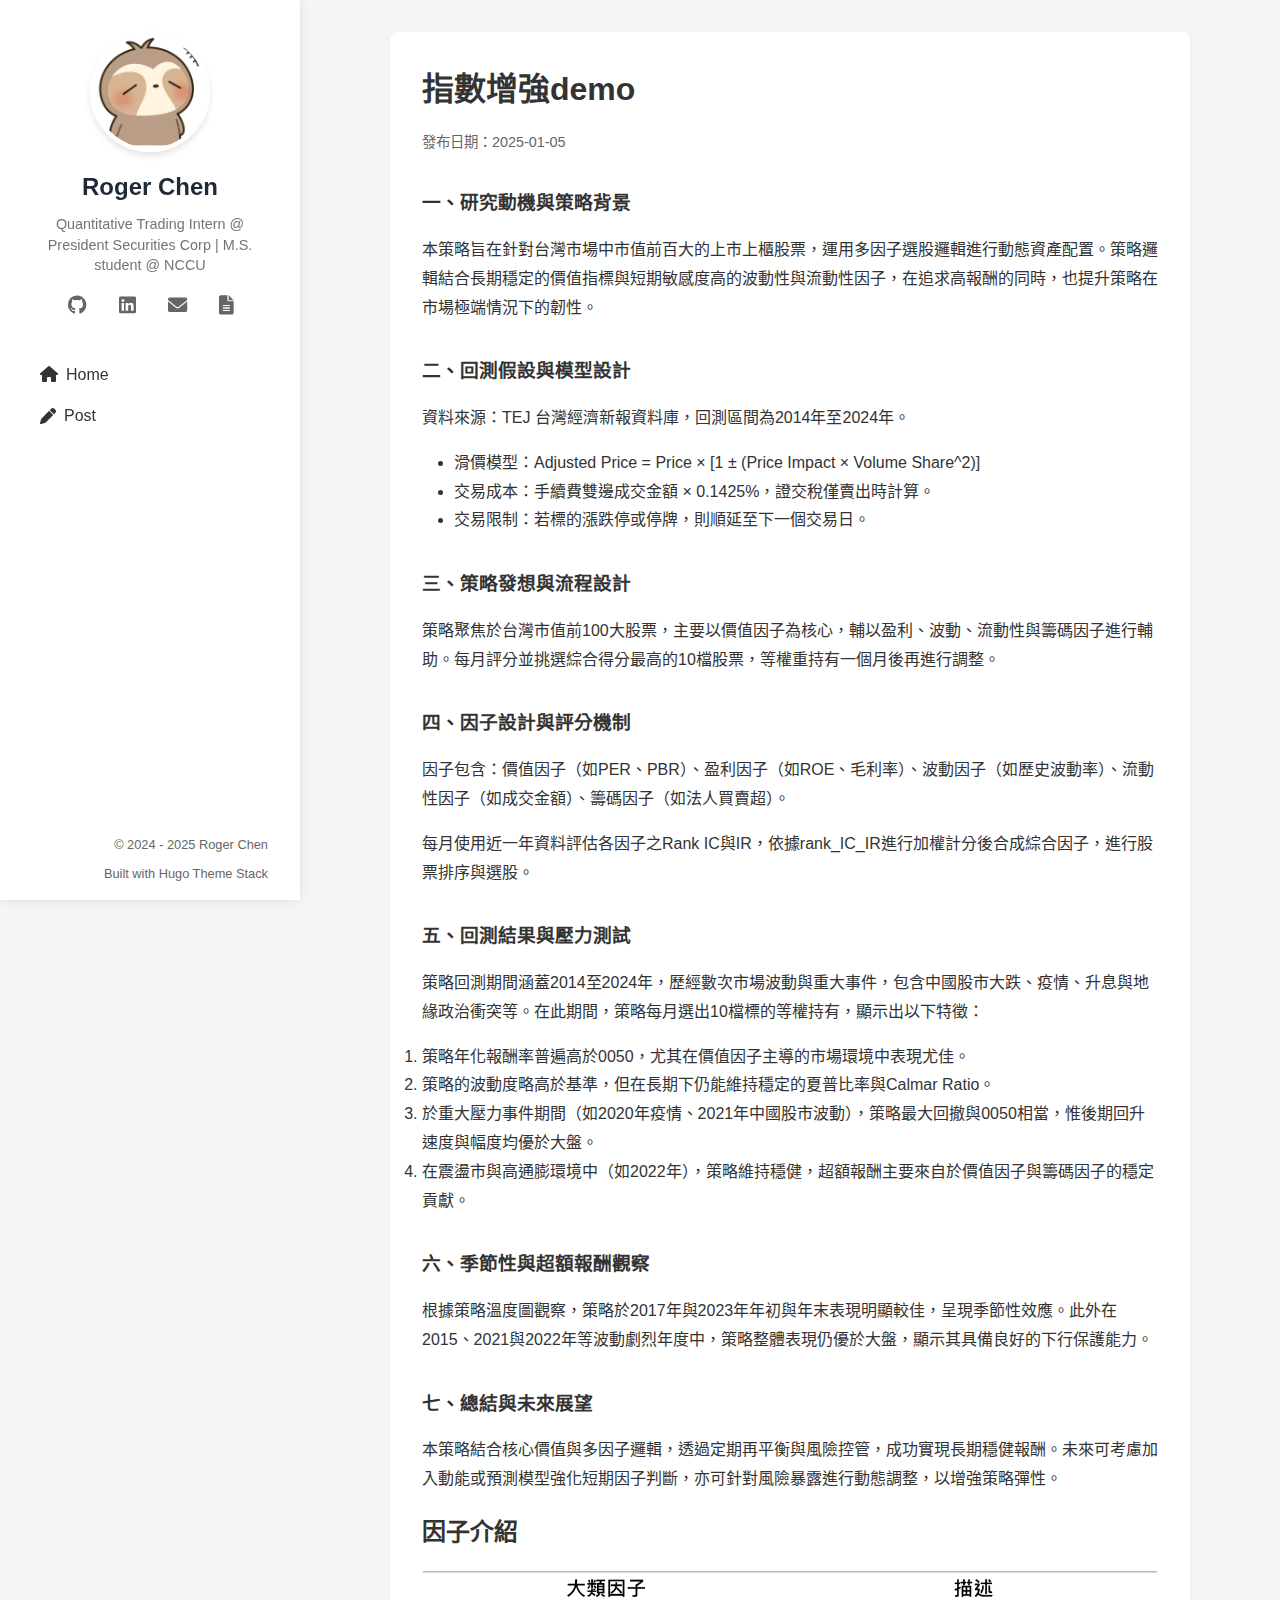
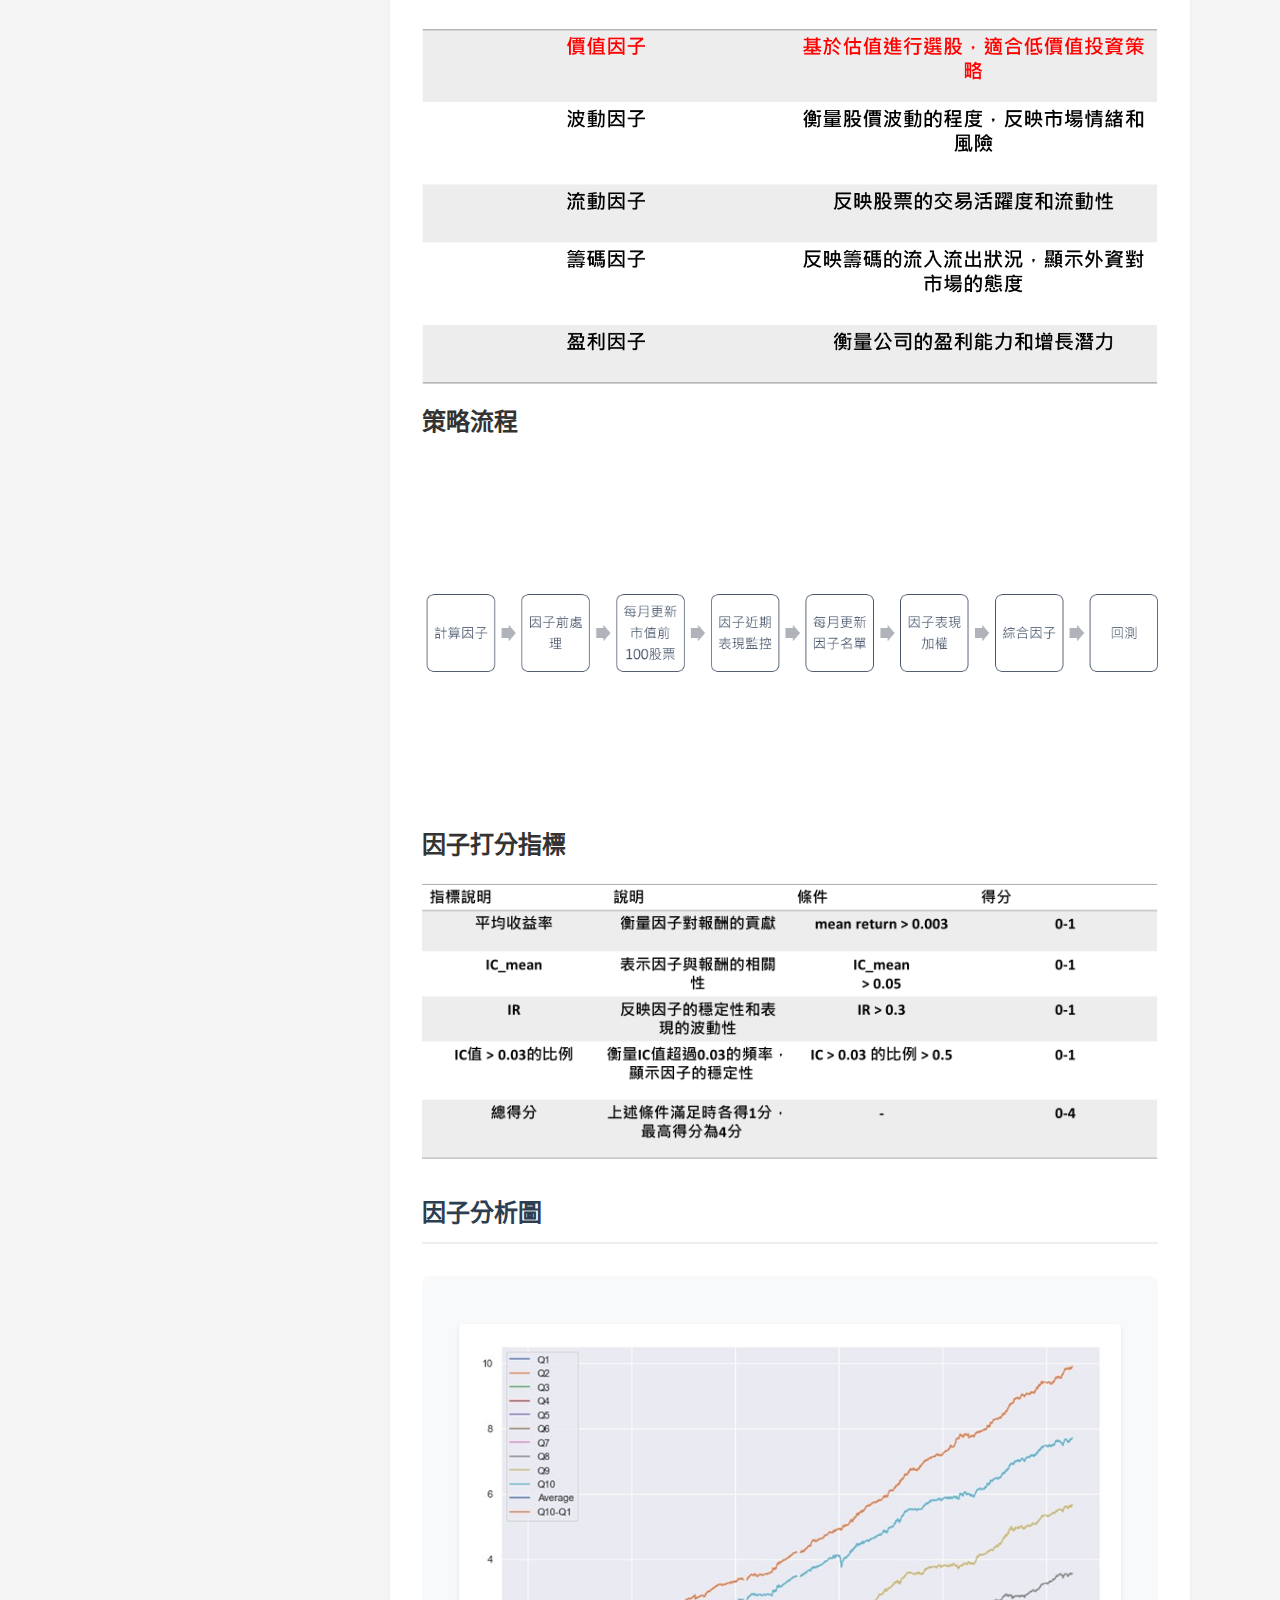
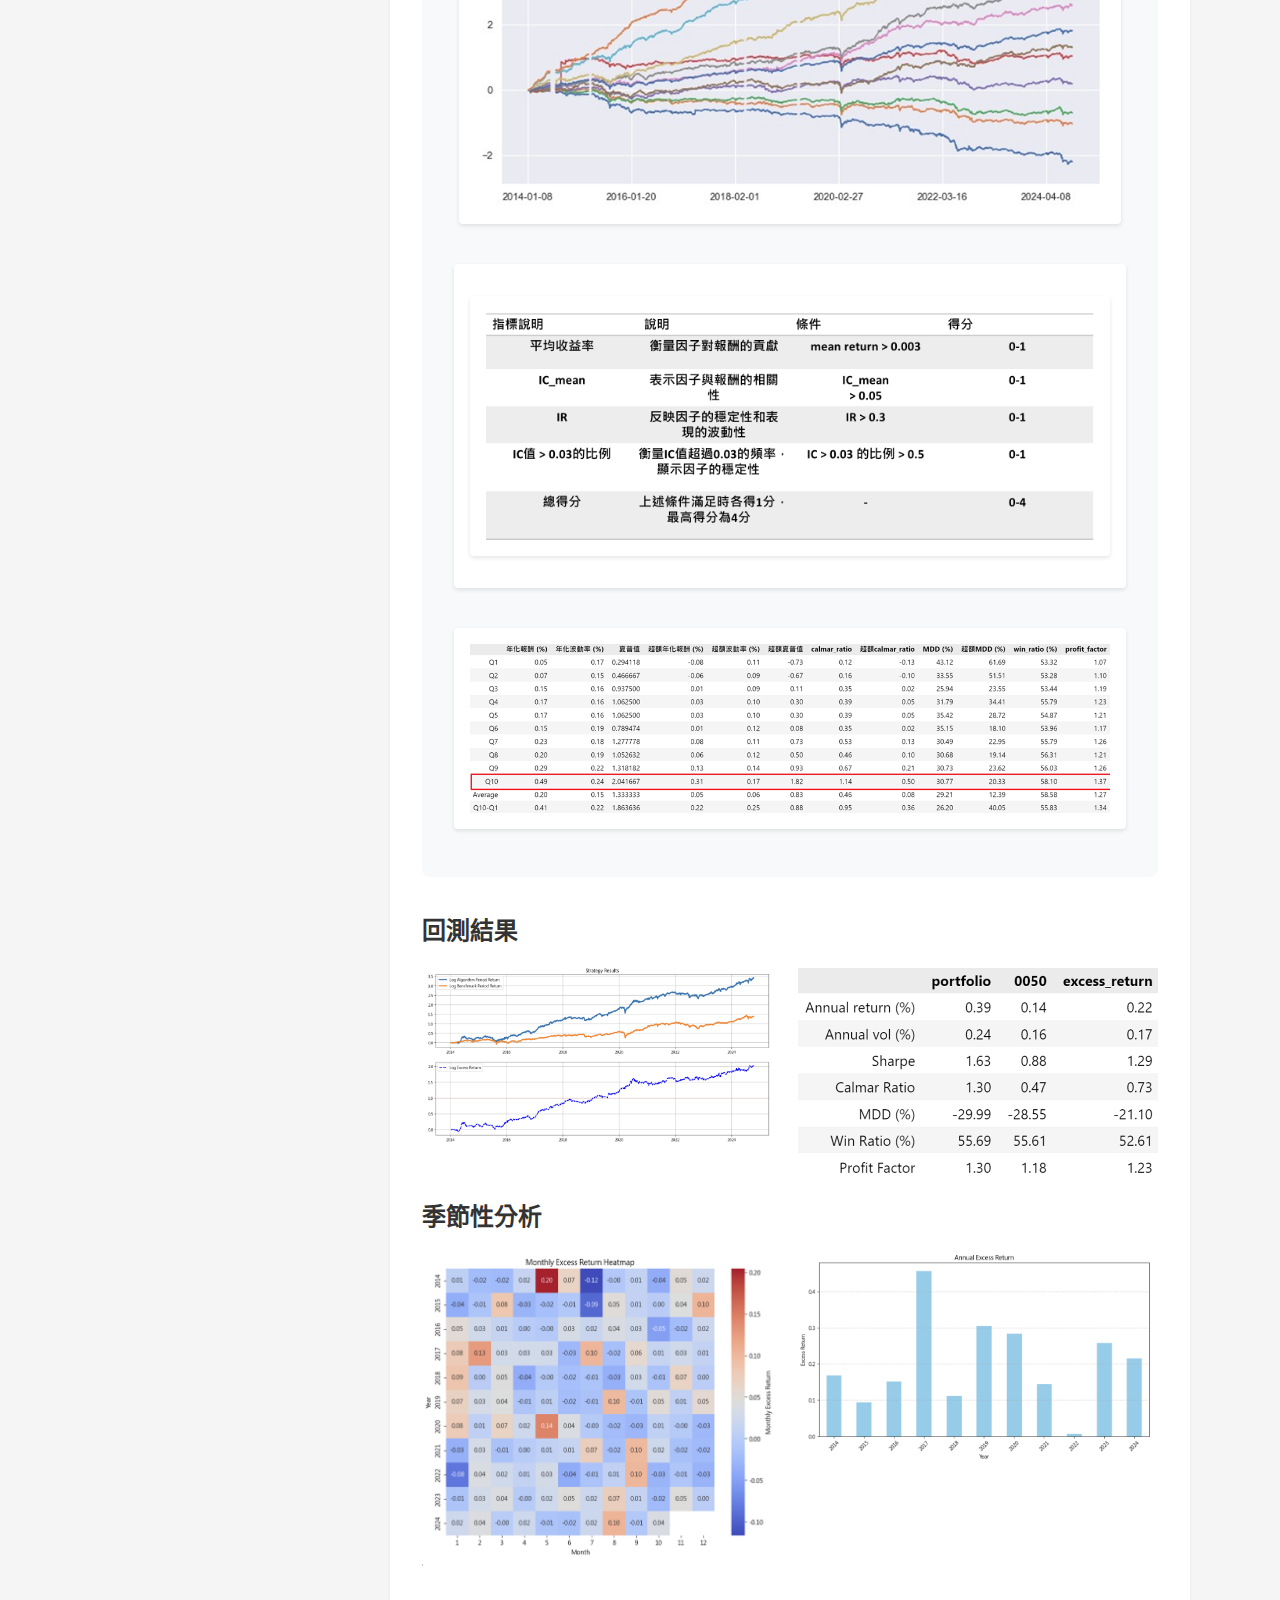
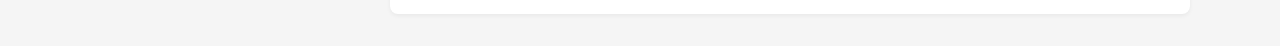
<file: posts/taiwan-100-value-strategy.html>
<!DOCTYPE html>
<html lang="zh-TW">
<head>
    <meta charset="UTF-8">
    <meta name="viewport" content="width=device-width, initial-scale=1.0">
    <title>指數增強demo - Roger Chen</title>
    <link rel="stylesheet" href="../styles/main.css">
    <link href="https://fonts.googleapis.com/css2?family=Noto+Sans+TC:wght@400;500;700&display=swap" rel="stylesheet">
    <link rel="stylesheet" href="https://cdnjs.cloudflare.com/ajax/libs/font-awesome/6.0.0/css/all.min.css">
    <style>
        body {
            display: flex;
            min-height: 100vh;
            margin: 0;
            padding: 0;
            background-color: #f5f5f5;
        }

        .sidebar {
            width: 300px;
            padding: 2rem;
            background-color: white;
            box-shadow: 0 0 10px rgba(0, 0, 0, 0.1);
            position: fixed;
            height: 100vh;
            overflow-y: auto;
        }

        .main-content {
            flex: 1;
            margin-left: 300px;
            padding: 2rem;
        }

        .avatar {
            width: 120px;
            height: 120px;
            margin: 0 auto 1rem;
        }

        .avatar img {
            width: 100%;
            height: 100%;
            object-fit: cover;
            border-radius: 8px;
        }

        .profile-info {
            text-align: center;
            margin-bottom: 2rem;
        }

        .profile-info h1 {
            margin: 0.5rem 0;
            font-size: 1.5rem;
        }

        .profile-info .subtitle {
            color: #666;
            font-size: 0.9rem;
            margin: 0.5rem 0;
            line-height: 1.4;
        }

        .social-icons {
            display: flex;
            justify-content: center;
            gap: 1rem;
            margin: 1rem 0;
        }

        .social-icons a {
            color: #666;
            font-size: 1.2rem;
        }

        .nav-links {
            margin-top: 2rem;
        }

        .nav-links a {
            display: flex;
            align-items: center;
            padding: 0.5rem;
            color: #333;
            text-decoration: none;
            font-size: 1rem;
            gap: 0.5rem;
        }

        .nav-links a:hover {
            background-color: #f5f5f5;
        }

        .post-content {
            max-width: 800px;
            margin: 0 auto;
            background: white;
            padding: 2rem;
            border-radius: 8px;
            box-shadow: 0 2px 4px rgba(0, 0, 0, 0.05);
        }

        .post-header {
            margin-bottom: 2rem;
        }

        .post-header h1 {
            margin: 0 0 1rem 0;
            font-size: 2rem;
            color: #333;
        }

        .post-meta {
            color: #666;
            font-size: 0.9rem;
        }

        article {
            color: #333;
            line-height: 1.8;
        }

        article h3 {
            margin: 2rem 0 1rem;
            color: #333;
        }

        article p {
            margin: 1rem 0;
        }

        article ul {
            margin: 1rem 0;
            padding-left: 2rem;
        }

        .img-fluid {
            max-width: 100%;
            height: auto;
            display: block;
            margin: 1rem auto;
        }

        .row {
            display: flex;
            flex-wrap: wrap;
            margin: -0.5rem;
            justify-content: center;
        }

        .col-md-6 {
            flex: 0 0 50%;
            max-width: 50%;
            padding: 0.5rem;
        }

        .col-md-12 {
            flex: 0 0 100%;
            max-width: 100%;
            padding: 0.5rem;
        }

        .factor-analysis-container {
            background: #f8f9fa;
            padding: 2rem;
            border-radius: 8px;
            margin: 2rem 0;
        }

        .factor-analysis-container img {
            max-width: 100%;
            height: auto;
            max-height: 500px;
            object-fit: contain;
            margin: 1rem auto;
            box-shadow: 0 2px 4px rgba(0,0,0,0.1);
            background: white;
            padding: 1rem;
            border-radius: 4px;
        }

        .factor-metrics-table {
            max-height: 400px;
            overflow-x: auto;
            margin: 1rem 0;
            background: white;
            padding: 1rem;
            border-radius: 4px;
            box-shadow: 0 2px 4px rgba(0,0,0,0.1);
        }

        @media (max-width: 768px) {
            .col-md-6 {
                flex: 0 0 100%;
                max-width: 100%;
            }
            
            .factor-analysis-container {
                padding: 1rem;
            }
        }

        .section-title {
            color: #2c3e50;
            margin: 2rem 0 1rem;
            padding-bottom: 0.5rem;
            border-bottom: 2px solid #eee;
        }

        .footer {
            position: fixed;
            bottom: 0;
            left: 0;
            width: 300px;
            padding: 1rem 2rem;
            background-color: white;
            text-align: right;
            font-size: 0.8rem;
            color: #666;
        }

        .footer-links {
            margin-top: 0.5rem;
        }
    </style>
</head>
<body>
    <div class="sidebar">
        <div class="profile-info">
            <div class="avatar">
                <img src="../assets/profile.jpg" alt="Roger Chen">
            </div>
            <h1>Roger Chen</h1>
            <p class="subtitle">Quantitative Trading Intern @ President Securities Corp | M.S. student @ NCCU</p>
            <div class="social-icons">
                <a href="https://github.com/roger2389" target="_blank"><i class="fab fa-github"></i></a>
                <a href="https://www.linkedin.com/in/sheng-hua-chen-8b735b2a5/" target="_blank"><i class="fab fa-linkedin"></i></a>
                <a href="mailto:aad53325489@gmail.com"><i class="fas fa-envelope"></i></a>
                <a href="https://drive.google.com/file/d/1Qsm1zQCbbe_qtUKkvVdzRn6InA94txsg/view?usp=drive_link" target="_blank"><i class="fas fa-file-alt"></i></a>
            </div>
        </div>
        <div class="nav-links">
            <a href="../index.html"><i class="fas fa-home"></i> Home</a>
            <a href="../posts.html"><i class="fas fa-pen"></i> Post</a>
        </div>
        <div class="footer">
            <p>&copy; 2024 - 2025 Roger Chen</p>
            <div class="footer-links">
                <span>Built with Hugo</span>
                <span>Theme Stack</span>
            </div>
        </div>
    </div>

    <div class="main-content">
        <section class="post-content">
            <div class="post-header">
                <h1>指數增強demo</h1>
                <p class="post-meta">發布日期：2025-01-05</p>
            </div>
            <article>
                <h3>一、研究動機與策略背景</h3>
                <p>本策略旨在針對台灣市場中市值前百大的上市上櫃股票，運用多因子選股邏輯進行動態資產配置。策略邏輯結合長期穩定的價值指標與短期敏感度高的波動性與流動性因子，在追求高報酬的同時，也提升策略在市場極端情況下的韌性。</p>

                <h3>二、回測假設與模型設計</h3>
                <p>資料來源：TEJ 台灣經濟新報資料庫，回測區間為2014年至2024年。</p>
                <ul>
                    <li>滑價模型：Adjusted Price = Price × [1 ± (Price Impact × Volume Share^2)]</li>
                    <li>交易成本：手續費雙邊成交金額 × 0.1425%，證交稅僅賣出時計算。</li>
                    <li>交易限制：若標的漲跌停或停牌，則順延至下一個交易日。</li>
                </ul>

                <h3>三、策略發想與流程設計</h3>
                <p>策略聚焦於台灣市值前100大股票，主要以價值因子為核心，輔以盈利、波動、流動性與籌碼因子進行輔助。每月評分並挑選綜合得分最高的10檔股票，等權重持有一個月後再進行調整。</p>

                <h3>四、因子設計與評分機制</h3>
                <p>因子包含：價值因子（如PER、PBR）、盈利因子（如ROE、毛利率）、波動因子（如歷史波動率）、流動性因子（如成交金額）、籌碼因子（如法人買賣超）。</p>
                <p>每月使用近一年資料評估各因子之Rank IC與IR，依據rank_IC_IR進行加權計分後合成綜合因子，進行股票排序與選股。</p>

                <h3>五、回測結果與壓力測試</h3>
                <p>策略回測期間涵蓋2014至2024年，歷經數次市場波動與重大事件，包含中國股市大跌、疫情、升息與地緣政治衝突等。在此期間，策略每月選出10檔標的等權持有，顯示出以下特徵：</p>
                <ol>
                    <li>策略年化報酬率普遍高於0050，尤其在價值因子主導的市場環境中表現尤佳。</li>
                    <li>策略的波動度略高於基準，但在長期下仍能維持穩定的夏普比率與Calmar Ratio。</li>
                    <li>於重大壓力事件期間（如2020年疫情、2021年中國股市波動），策略最大回撤與0050相當，惟後期回升速度與幅度均優於大盤。</li>
                    <li>在震盪市與高通膨環境中（如2022年），策略維持穩健，超額報酬主要來自於價值因子與籌碼因子的穩定貢獻。</li>
                </ol>

                <h3>六、季節性與超額報酬觀察</h3>
                <p>根據策略溫度圖觀察，策略於2017年與2023年年初與年末表現明顯較佳，呈現季節性效應。此外在2015、2021與2022年等波動劇烈年度中，策略整體表現仍優於大盤，顯示其具備良好的下行保護能力。</p>

                <h3>七、總結與未來展望</h3>
                <p>本策略結合核心價值與多因子邏輯，透過定期再平衡與風險控管，成功實現長期穩健報酬。未來可考慮加入動能或預測模型強化短期因子判斷，亦可針對風險暴露進行動態調整，以增強策略彈性。</p>

                <h2>因子介紹</h2>
                <img src="../images/taiwan-100-value-strategy/factor_intro.png" alt="因子介紹" class="img-fluid">
                <p></p>

                <h2>策略流程</h2>
                <img src="../images/taiwan-100-value-strategy/strategy_flow.png" alt="策略流程" class="img-fluid">
                <p></p>

                <h2>因子打分指標</h2>
                <img src="../images/taiwan-100-value-strategy/factor_metrics.png" alt="因子打分指標" class="img-fluid">
                <p></p>

                <h2 class="section-title">因子分析圖</h2>
                <div class="factor-analysis-container">
                    <div class="row">
                        <div class="col-md-12">
                            <img src="../images/taiwan-100-value-strategy/factor_analysis_1.png" alt="因子分析圖1 - 累積報酬曲線" class="img-fluid">
                            <p class="text-center"></p>
                        </div>
                    </div>
                    <div class="row">
                        <div class="col-md-12">
                            <div class="factor-metrics-table">
                                <img src="../images/taiwan-100-value-strategy/factor_metrics.png" alt="因子指標統計表" class="img-fluid">
                            </div>
                            <p class="text-center"></p>
                        </div>
                    </div>
                    <div class="row">
                        <div class="col-md-12">
                            <img src="../images/taiwan-100-value-strategy/factor_analysis_2.png" alt="因子分析圖2 - 各期間報酬分布" class="img-fluid">
                            <p class="text-center"></p>
                        </div>
                    </div>
                </div>

                <h2>回測結果</h2>
                <div class="row">
                    <div class="col-md-6">
                        <img src="../images/taiwan-100-value-strategy/backtest_1.png" alt="回測圖1" class="img-fluid">
                    </div>
                    <div class="col-md-6">
                        <img src="../images/taiwan-100-value-strategy/backtest_2.png" alt="回測圖2" class="img-fluid">
                    </div>
                </div>

                <h2>季節性分析</h2>
                <div class="row">
                    <div class="col-md-6">
                        <img src="../images/taiwan-100-value-strategy/temperature.png" alt="溫度圖" class="img-fluid">
                    </div>
                    <div class="col-md-6">
                        <img src="../images/taiwan-100-value-strategy/annual_excess_return.png" alt="年超額報酬圖" class="img-fluid">
                    </div>
                </div>
            </article>
        </section>
    </div>
</body>
</html>
</file>
<file: styles/main.css>
:root {
    --primary-color: #2563eb;
    --secondary-color: #3b82f6;
    --text-primary: #1f2937;
    --text-secondary: #4b5563;
    --bg-primary: #ffffff;
    --bg-secondary: #f3f4f6;
}

* {
    margin: 0;
    padding: 0;
    box-sizing: border-box;
    font-family: 'Inter', -apple-system, BlinkMacSystemFont, 'Segoe UI', Roboto, sans-serif;
}

body {
    background-color: var(--bg-primary);
    color: var(--text-primary);
    line-height: 1.6;
}

.container {
    max-width: 1200px;
    margin: 0 auto;
    padding: 2rem;
}

header {
    background: linear-gradient(135deg, var(--primary-color), var(--secondary-color));
    color: white;
    padding: 2rem 0;
    margin-bottom: 3rem;
}

.profile-header {
    text-align: center;
    padding: 2rem 0;
}

.avatar {
    width: 150px;
    height: 150px;
    border-radius: 50%;
    margin: 0 auto 1rem;
    border: 4px solid white;
    overflow: hidden;
    box-shadow: 0 4px 6px rgba(0, 0, 0, 0.1);
}

.avatar img {
    width: 100%;
    height: 100%;
    object-fit: cover;
}

.profile-header h1 {
    font-size: 2.5rem;
    margin-bottom: 0.5rem;
}

.subtitle {
    font-size: 1.2rem;
    opacity: 0.9;
    margin-bottom: 1rem;
}

.social-icons {
    margin-top: 1rem;
}

.social-icons a {
    color: white;
    font-size: 1.5rem;
    margin: 0 0.5rem;
    transition: transform 0.3s ease;
}

.social-icons a:hover {
    transform: translateY(-3px);
}

nav {
    background: rgba(255, 255, 255, 0.1);
    padding: 1rem 0;
}

nav ul {
    display: flex;
    justify-content: center;
    list-style: none;
    gap: 2rem;
}

nav a {
    color: white;
    text-decoration: none;
    font-weight: 500;
    padding: 0.5rem 1rem;
    border-radius: 5px;
    transition: background-color 0.3s ease;
}

nav a:hover {
    background-color: rgba(255, 255, 255, 0.2);
}

.section {
    background: white;
    border-radius: 10px;
    padding: 2rem;
    margin-bottom: 2rem;
    box-shadow: 0 2px 4px rgba(0, 0, 0, 0.05);
}

.section h2 {
    color: var(--primary-color);
    font-size: 1.8rem;
    margin-bottom: 1.5rem;
    border-bottom: 2px solid var(--secondary-color);
    padding-bottom: 0.5rem;
    display: inline-block;
}

.education-item, .experience-item {
    padding: 1.5rem;
    border-radius: 8px;
    background: var(--bg-secondary);
    margin-bottom: 1rem;
    transition: transform 0.3s ease, box-shadow 0.3s ease;
}

.education-item:hover, .experience-item:hover {
    transform: translateY(-3px);
    box-shadow: 0 4px 12px rgba(0, 0, 0, 0.1);
}

.item-header {
    display: flex;
    justify-content: space-between;
    align-items: flex-start;
    margin-bottom: 1rem;
}

.item-title {
    font-size: 1.2rem;
    font-weight: 600;
    color: var(--primary-color);
}

.item-period {
    color: var(--text-secondary);
    font-size: 0.9rem;
}

.item-subtitle {
    color: var(--text-secondary);
    font-style: italic;
    margin-bottom: 0.5rem;
}

.item-gpa {
    color: #10b981;
    font-weight: 500;
    margin-bottom: 0.5rem;
}

.courses {
    background: white;
    padding: 1rem;
    border-radius: 6px;
    font-size: 0.9rem;
    color: var(--text-secondary);
}

.courses strong {
    color: var(--text-primary);
}

footer {
    text-align: center;
    padding: 2rem 0;
    color: var(--text-secondary);
    margin-top: 3rem;
}

@media (max-width: 768px) {
    .container {
        padding: 1rem;
    }

    .profile-header h1 {
        font-size: 2rem;
    }

    .subtitle {
        font-size: 1rem;
    }

    .section {
        padding: 1.5rem;
    }
}
</file>
<file: styles.css>
/* 全局樣式 */
:root {
    --primary-color: #2a2a2a;
    --secondary-color: #666;
    --background-color: #fff;
    --link-color: #2a2a2a;
    --link-hover-color: #000;
    --accent-color: #e74c3c;
    --text-color: #333;
    --light-gray: #f5f6fa;
    --border-color: #dcdde1;
    --sidebar-width: 250px;
}

* {
    margin: 0;
    padding: 0;
    box-sizing: border-box;
}

body {
    font-family: 'Noto Sans TC', sans-serif;
    line-height: 1.6;
    color: var(--primary-color);
    background-color: var(--background-color);
    margin: 0;
    padding: 0;
    display: flex;
}

/* 側邊欄樣式 */
header {
    position: fixed;
    left: 0;
    top: 0;
    width: var(--sidebar-width);
    height: 100vh;
    background-color: var(--background-color);
    border-right: 1px solid #eee;
    padding: 2rem;
    text-align: center;
    display: flex;
    flex-direction: column;
}

.profile-header {
    margin-bottom: 2rem;
    display: flex;
    flex-direction: column;
    align-items: center;
}

.avatar {
    width: 120px;
    height: 120px;
    border-radius: 50%;
    overflow: hidden;
    margin-bottom: 1rem;
    background-color: #fff;
    border: 3px solid #f0f0f0;
    box-shadow: 0 2px 10px rgba(0,0,0,0.1);
    display: flex;
    align-items: center;
    justify-content: center;
}

.avatar img {
    width: 90%;
    height: 90%;
    object-fit: contain;
    transform: none;  /* 移除放大效果 */
}

.profile-header h1 {
    font-size: 1.5rem;
    margin: 0.5rem 0;
    font-weight: 600;
}

.subtitle {
    color: var(--secondary-color);
    margin: 0.5rem 0;
    font-size: 0.85rem;
    line-height: 1.5;
    max-width: 220px;
    margin-left: auto;
    margin-right: auto;
}

.social-icons {
    display: flex;
    gap: 1rem;
    margin: 1rem 0;
    justify-content: center;
}

.social-icons a {
    color: var(--secondary-color);
    font-size: 1.2rem;
    transition: color 0.3s ease;
}

.social-icons a:hover {
    color: var(--primary-color);
}

nav {
    margin-top: 2rem;
}

nav ul {
    list-style: none;
    padding: 0;
    margin: 0;
    display: flex;
    flex-direction: column;
    gap: 0.5rem;
}

nav a {
    text-decoration: none;
    color: var(--secondary-color);
    font-weight: 500;
    padding: 0.5rem 1rem;
    border-radius: 5px;
    transition: all 0.3s ease;
    display: flex;
    align-items: center;
    gap: 0.5rem;
}

nav a:hover {
    color: var(--primary-color);
    background-color: #f8f9fa;
}

nav a i {
    width: 20px;
    text-align: center;
}

/* 主要內容區域 */
main {
    margin-left: var(--sidebar-width);
    padding: 2rem;
    max-width: calc(800px + 2rem);
    width: 100%;
}

.post-content {
    background-color: var(--background-color);
    border-radius: 8px;
}

.post-header {
    margin-bottom: 2rem;
}

.post-header h1 {
    font-size: 2rem;
    margin: 0 0 1rem;
}

.post-meta {
    color: var(--secondary-color);
    font-size: 0.9rem;
}

/* 文章內容樣式 */
article {
    font-size: 1.1rem;
    line-height: 1.8;
}

article h3 {
    font-size: 1.5rem;
    margin: 2rem 0 1rem;
}

article h4 {
    font-size: 1.3rem;
    margin: 1.5rem 0 1rem;
}

article h5 {
    font-size: 1.1rem;
    margin: 1.5rem 0 1rem;
}

article p {
    margin: 1rem 0;
}

article ul {
    margin: 1rem 0;
    padding-left: 2rem;
}

/* 頁尾樣式 */
footer {
    text-align: center;
    padding: 2rem;
    color: var(--secondary-color);
    font-size: 0.9rem;
    margin-left: var(--sidebar-width);
}

.footer-links {
    margin-top: 0.5rem;
}

.footer-links span {
    margin: 0 0.5rem;
    color: var(--secondary-color);
}

/* 響應式設計 */
@media (max-width: 768px) {
    body {
        flex-direction: column;
    }

    header {
        position: static;
        width: 100%;
        height: auto;
        padding: 1rem;
    }

    main {
        margin-left: 0;
        padding: 1rem;
    }

    footer {
        margin-left: 0;
    }

    .profile-header h1 {
        font-size: 1.3rem;
    }

    nav ul {
        flex-direction: row;
        flex-wrap: wrap;
        justify-content: center;
        gap: 1rem;
    }

    .avatar {
        width: 100px;
        height: 100px;
        border-width: 2px;
    }
    
    .avatar img {
        width: 90%;
        height: 90%;
    }

    .subtitle {
        font-size: 0.8rem;
        max-width: 280px;
    }
}

/* 專案卡片 */
.project-grid {
    display: grid;
    grid-template-columns: repeat(auto-fit, minmax(350px, 1fr));
    gap: 2rem;
    padding: 2rem 0;
}

.project-card {
    background: white;
    padding: 2rem;
    border-radius: 15px;
    box-shadow: 0 10px 20px rgba(0,0,0,0.1);
    transition: all 0.3s ease;
    position: relative;
    overflow: hidden;
}

.project-card::before {
    content: '';
    position: absolute;
    top: 0;
    left: 0;
    width: 100%;
    height: 5px;
    background: var(--gradient);
}

.project-card:hover {
    transform: translateY(-10px);
    box-shadow: 0 15px 30px rgba(0,0,0,0.2);
}

/* 聯絡方式區塊 */
#contact {
    background: white;
    border-radius: 20px;
    padding: 4rem;
    margin: 2rem;
    box-shadow: 0 10px 30px rgba(0,0,0,0.1);
}

/* 社交媒體連結 */
.social-links {
    display: flex;
    justify-content: center;
    gap: 1.5rem;
    margin-top: 2rem;
}

.social-link {
    color: white;
    font-size: 1.5rem;
    transition: transform 0.3s ease;
}

.social-link:hover {
    transform: translateY(-5px);
}

/* 關於我部分 */
.about-content {
    display: grid;
    grid-template-columns: 1fr 1fr;
    gap: 2rem;
    align-items: center;
}

.about-text {
    font-size: 1.1rem;
    line-height: 1.8;
}

.about-stats {
    display: grid;
    grid-template-columns: repeat(3, 1fr);
    gap: 1rem;
}

.stat-item {
    text-align: center;
    padding: 1.5rem;
    background: white;
    border-radius: 10px;
    box-shadow: 0 5px 15px rgba(0,0,0,0.1);
}

.stat-number {
    display: block;
    font-size: 2rem;
    font-weight: bold;
    color: var(--primary-color);
    margin-bottom: 0.5rem;
}

.stat-label {
    color: var(--dark-color);
    font-size: 0.9rem;
}

/* 技能部分 */
.skills-grid {
    display: grid;
    grid-template-columns: repeat(3, 1fr);
    gap: 2rem;
}

.skill-category {
    background: white;
    padding: 2rem;
    border-radius: 15px;
    box-shadow: 0 5px 15px rgba(0,0,0,0.1);
}

.skill-category h3 {
    color: var(--primary-color);
    margin-bottom: 1rem;
}

.skill-category ul {
    list-style: none;
}

.skill-category li {
    margin-bottom: 0.5rem;
    padding-left: 1.5rem;
    position: relative;
}

.skill-category li::before {
    content: '•';
    color: var(--secondary-color);
    position: absolute;
    left: 0;
}

/* 專案標籤 */
.project-tags {
    display: flex;
    flex-wrap: wrap;
    gap: 0.5rem;
    margin: 1rem 0;
}

.project-tags span {
    background: rgba(108, 99, 255, 0.1);
    color: var(--primary-color);
    padding: 0.3rem 0.8rem;
    border-radius: 20px;
    font-size: 0.8rem;
}

.project-link {
    display: inline-flex;
    align-items: center;
    gap: 0.5rem;
    color: var(--primary-color);
    text-decoration: none;
    font-weight: 500;
    margin-top: 1rem;
}

.project-link:hover {
    color: var(--secondary-color);
}

/* 聯絡表單 */
.contact-content {
    display: grid;
    grid-template-columns: 1fr 1fr;
    gap: 3rem;
}

.contact-info p {
    display: flex;
    align-items: center;
    gap: 1rem;
    margin-bottom: 1.5rem;
}

.contact-info i {
    color: var(--primary-color);
    font-size: 1.2rem;
}

.contact-form {
    display: flex;
    flex-direction: column;
    gap: 1rem;
}

.contact-form input,
.contact-form textarea {
    padding: 1rem;
    border: 1px solid #ddd;
    border-radius: 8px;
    font-family: inherit;
}

.contact-form textarea {
    min-height: 150px;
    resize: vertical;
}

.contact-form button {
    background: var(--gradient);
    color: white;
    padding: 1rem;
    border: none;
    border-radius: 8px;
    cursor: pointer;
    font-weight: 500;
    transition: transform 0.3s ease;
}

.contact-form button:hover {
    transform: translateY(-2px);
}

/* 研究領域卡片 */
.research-grid {
    display: grid;
    grid-template-columns: repeat(auto-fit, minmax(300px, 1fr));
    gap: 2rem;
    padding: 2rem 0;
}

.research-card {
    background: white;
    padding: 2rem;
    border-radius: 15px;
    box-shadow: 0 10px 20px rgba(0,0,0,0.1);
    transition: all 0.3s ease;
    position: relative;
    overflow: hidden;
}

.research-card::before {
    content: '';
    position: absolute;
    top: 0;
    left: 0;
    width: 100%;
    height: 5px;
    background: var(--gradient);
}

.research-card:hover {
    transform: translateY(-10px);
    box-shadow: 0 15px 30px rgba(0,0,0,0.2);
}

.research-card h3 {
    color: var(--primary-color);
    margin-bottom: 1rem;
}

/* 技能圖標 */
.skill-icons {
    text-align: center;
    margin: 1rem 0;
}

.skill-icons img {
    max-width: 100%;
    height: auto;
}

/* 經歷時間線 */
.experience-timeline {
    display: grid;
    grid-template-columns: repeat(auto-fit, minmax(300px, 1fr));
    gap: 2rem;
    padding: 2rem 0;
}

.timeline-item {
    background: white;
    padding: 2rem;
    border-radius: 15px;
    box-shadow: 0 10px 20px rgba(0,0,0,0.1);
}

.timeline-item h3 {
    color: var(--primary-color);
    margin-bottom: 1.5rem;
    position: relative;
    padding-left: 1rem;
}

.timeline-item h3::before {
    content: '';
    position: absolute;
    left: 0;
    top: 50%;
    transform: translateY(-50%);
    width: 4px;
    height: 20px;
    background: var(--gradient);
}

.timeline-item ul {
    list-style: none;
    padding-left: 1rem;
}

.timeline-item li {
    margin-bottom: 0.8rem;
    position: relative;
    padding-left: 1.5rem;
}

.timeline-item li::before {
    content: '•';
    color: var(--secondary-color);
    position: absolute;
    left: 0;
}

/* 訪客計數器 */
.visitor-counter {
    margin-top: 2rem;
    text-align: center;
}

.visitor-counter img {
    max-width: 200px;
    height: auto;
}

/* 通用頁面內容樣式 */
.page-content {
    background: white;
    padding: 2rem;
    border-radius: 8px;
    box-shadow: 0 2px 15px rgba(0,0,0,0.1);
}

.page-content h1 {
    color: var(--primary-color);
    margin-bottom: 2rem;
    border-bottom: 2px solid var(--secondary-color);
    padding-bottom: 0.5rem;
}

.about-intro p {
    margin-bottom: 1.5rem;
    line-height: 1.8;
}

/* 文章列表樣式 */
.recent-posts {
    padding: 2rem 0;
}

.recent-posts h2 {
    font-size: 1.5rem;
    margin-bottom: 2rem;
    color: var(--primary-color);
}

.post-list {
    display: grid;
    gap: 2rem;
}

.post-item {
    background: white;
    padding: 1.5rem;
    border-radius: 8px;
    box-shadow: 0 2px 10px rgba(0,0,0,0.05);
    transition: transform 0.3s ease;
}

.post-item:hover {
    transform: translateY(-5px);
}

.post-item h3 {
    margin: 0 0 0.5rem 0;
    font-size: 1.2rem;
}

.post-item h3 a {
    text-decoration: none;
    color: var(--primary-color);
    transition: color 0.3s ease;
}

.post-item h3 a:hover {
    color: var(--secondary-color);
}

.post-meta {
    color: var(--secondary-color);
    font-size: 0.9rem;
    margin-bottom: 0.5rem;
}

.post-excerpt {
    color: var(--secondary-color);
    font-size: 0.95rem;
    line-height: 1.6;
}

/* 標題動畫效果 */
h1, h2, h3, h4 {
    position: relative;
    overflow: hidden;
}

h1::after,
h2::after,
h3::after,
h4::after {
    content: '';
    position: absolute;
    bottom: 0;
    left: 0;
    width: 100%;
    height: 2px;
    background: linear-gradient(to right, var(--secondary-color), transparent);
    transform: translateX(-100%);
    transition: transform 0.3s ease;
}

h1:hover::after,
h2:hover::after,
h3:hover::after,
h4:hover::after {
    transform: translateX(0);
}

/* 代碼區塊樣式 */
pre, code {
    background-color: #f8f9fa;
    border-radius: 4px;
    padding: 0.2em 0.4em;
    font-family: 'Consolas', monospace;
}

pre {
    padding: 1rem;
    overflow-x: auto;
}

/* 引用區塊樣式 */
blockquote {
    border-left: 4px solid var(--secondary-color);
    margin: 1.5rem 0;
    padding: 1rem 2rem;
    background-color: #f8f9fa;
    font-style: italic;
}

/* 強調文字樣式 */
em {
    color: #666;
}

strong {
    color: var(--primary-color);
}

/* 表格樣式 */
table {
    width: 100%;
    border-collapse: collapse;
    margin: 1.5rem 0;
}

th, td {
    padding: 0.75rem;
    border: 1px solid var(--border-color);
}

th {
    background-color: var(--light-gray);
    font-weight: bold;
}

tr:nth-child(even) {
    background-color: #f8f9fa;
}

/* 圖片樣式 */
img {
    max-width: 100%;
    height: auto;
    border-radius: 4px;
    margin: 1.5rem 0;
}
</file>
